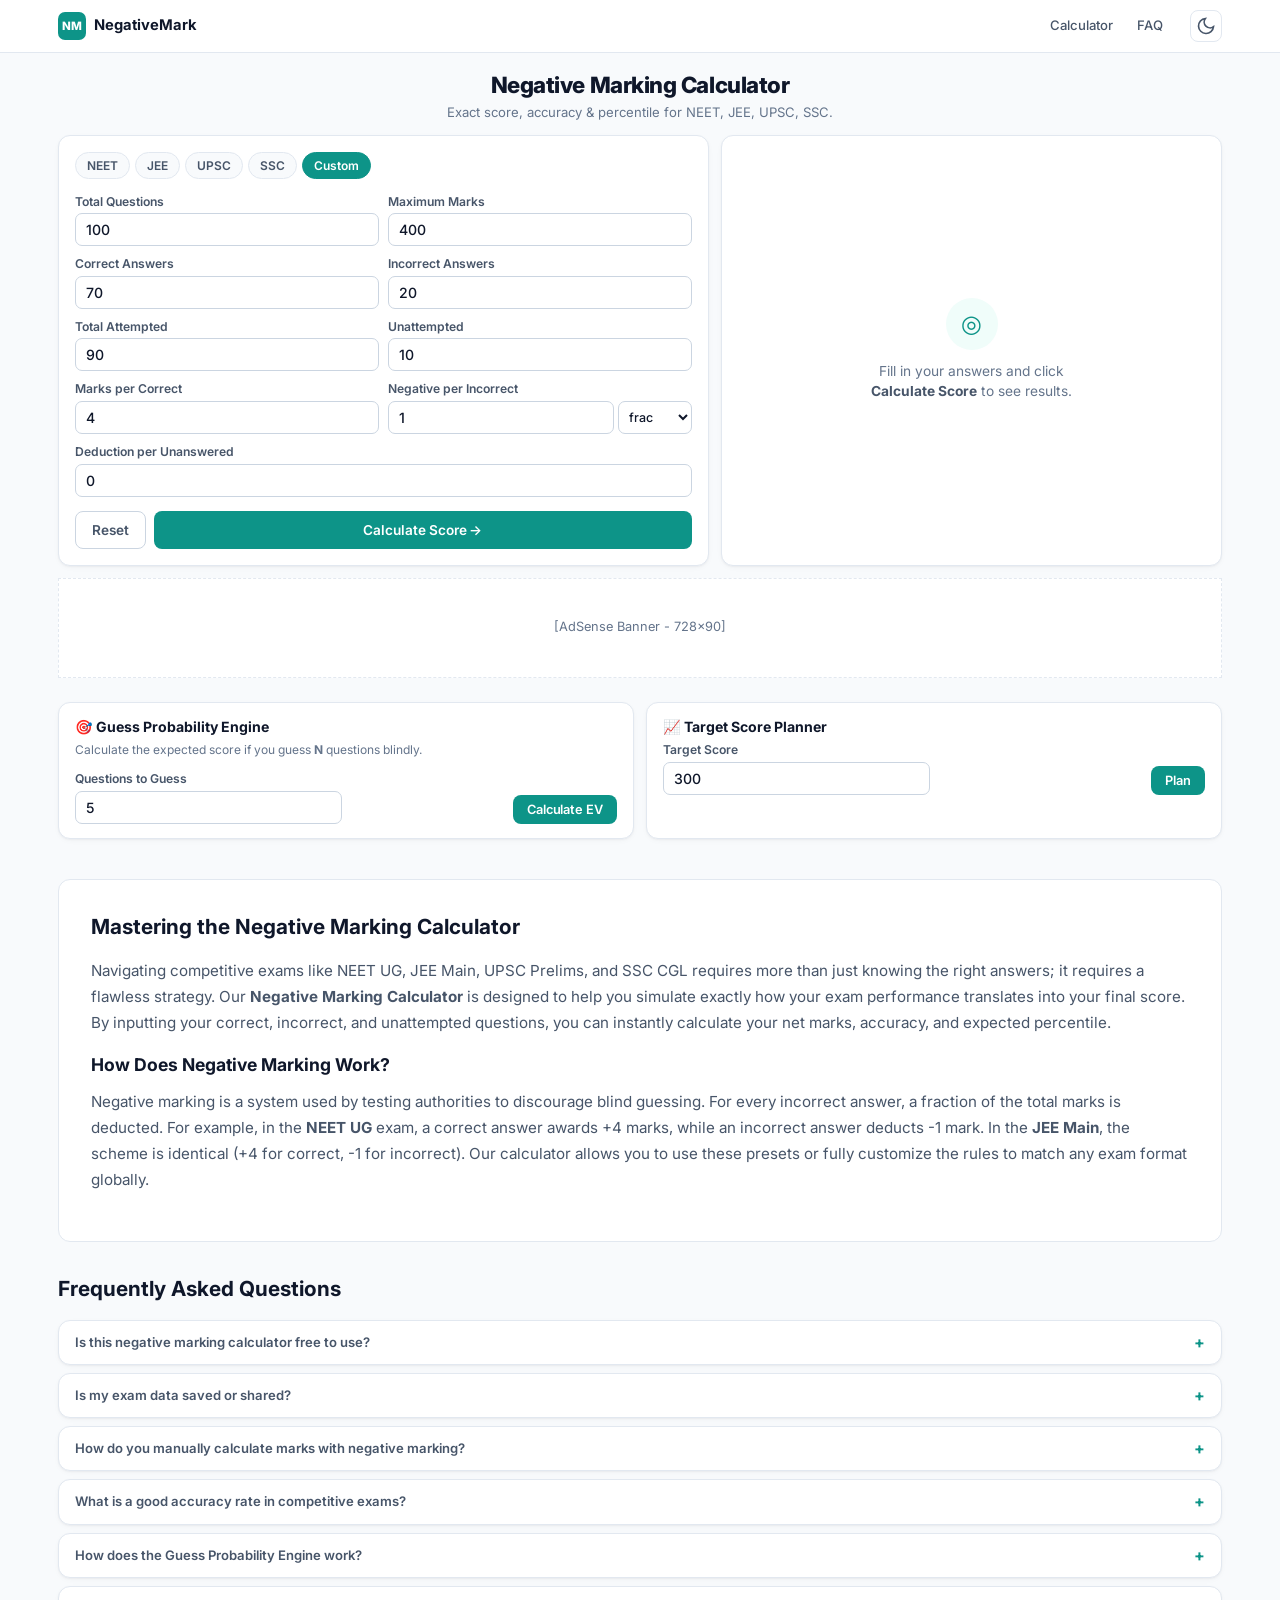
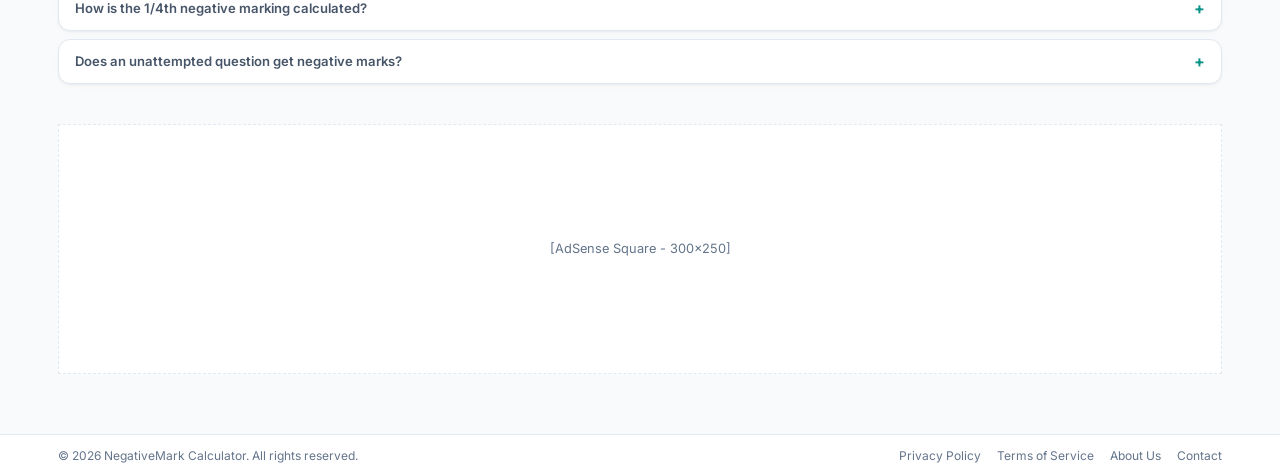
<file: index.html>
<!DOCTYPE html>
<html lang="en">
<head>
  <meta charset="UTF-8" />
  <meta name="viewport" content="width=device-width, initial-scale=1.0" />
  
  <!-- Primary SEO Meta Tags -->
  <title>Negative Marking Calculator 2026 | NEET, JEE, UPSC Score & Rank Predictor</title>
  <meta name="description" content="Free negative marking calculator for NEET, JEE, UPSC, SSC. Calculate your exact score, accuracy, expected guess score, and percentile. Master your exam strategy." />
  <link rel="canonical" href="https://yourdomain.com/" />
  
  <!-- Open Graph / Facebook -->
  <meta property="og:type" content="website" />
  <meta property="og:url" content="https://yourdomain.com/" />
  <meta property="og:title" content="Negative Marking Calculator 2026 | NEET, JEE, UPSC" />
  <meta property="og:description" content="Calculate your exact exam score with negative marking. Features guess probability and percentile estimation." />
  <meta property="og:image" content="https://yourdomain.com/og-image.jpg" />

  <!-- Twitter -->
  <meta property="twitter:card" content="summary_large_image" />
  <meta property="twitter:url" content="https://yourdomain.com/" />
  <meta property="twitter:title" content="Negative Marking Calculator 2026 | NEET, JEE, UPSC" />
  <meta property="twitter:description" content="Calculate your exact exam score with negative marking. Features guess probability and percentile estimation." />
  <meta property="twitter:image" content="https://yourdomain.com/og-image.jpg" />

  <!-- Prevent Dark Mode Flash -->
  <script>
    (function() {
      const savedTheme = localStorage.getItem('theme');
      const systemPrefersDark = window.matchMedia('(prefers-color-scheme: dark)').matches;
      if (savedTheme === 'dark' || (!savedTheme && systemPrefersDark)) {
        document.documentElement.setAttribute('data-theme', 'dark');
      } else {
        document.documentElement.setAttribute('data-theme', 'light');
      }
    })();
  </script>

  <!-- Fonts & CSS -->
  <link rel="preconnect" href="https://fonts.googleapis.com">
  <link rel="preconnect" href="https://fonts.gstatic.com" crossorigin>
  <link href="https://fonts.googleapis.com/css2?family=Inter:wght@400;500;600;700;800&display=swap" rel="stylesheet">
  <link rel="stylesheet" href="styles.css" />

  <!-- Schema Markup (WebApplication) -->
  <script type="application/ld+json">
  {
    "@context": "https://schema.org",
    "@type": "WebApplication",
    "name": "Negative Marking Calculator 2026",
    "url": "https://yourdomain.com/",
    "applicationCategory": "EducationalApplication",
    "operatingSystem": "Any",
    "offers": { "@type": "Offer", "price": "0", "priceCurrency": "USD" },
    "description": "Calculate net scores with negative marking for NEET, JEE, UPSC, and SSC. Features guess probability and percentile estimation."
  }
  </script>

  <!-- Schema Markup (FAQPage) -->
  <script type="application/ld+json">
  {
    "@context": "https://schema.org",
    "@type": "FAQPage",
    "mainEntity": [
      {
        "@type": "Question",
        "name": "Is this negative marking calculator free to use?",
        "acceptedAnswer": { "@type": "Answer", "text": "Yes, our negative marking calculator is 100% free. There is no signup, login, or hidden fee required. You can use it unlimited times for all your mock tests and exams." }
      },
      {
        "@type": "Question",
        "name": "Is my exam data saved or shared?",
        "acceptedAnswer": { "@type": "Answer", "text": "Your privacy is completely protected. All calculations happen instantly in your browser. We do not send your scores to any server. Your inputs are only saved locally on your own device (via browser local storage) so you don't lose your data on refresh." }
      },
      {
        "@type": "Question",
        "name": "How do you manually calculate marks with negative marking?",
        "acceptedAnswer": { "@type": "Answer", "text": "The formula is: Final Score = (Correct Answers × Marks per Correct) - (Incorrect Answers × Negative Marks per Incorrect). For example, in NEET (+4/-1), if you get 80 correct and 20 wrong: (80 × 4) - (20 × 1) = 320 - 20 = 300 marks." }
      },
      {
        "@type": "Question",
        "name": "What is a good accuracy rate in competitive exams?",
        "acceptedAnswer": { "@type": "Answer", "text": "In highly competitive exams like NEET or JEE, an accuracy rate above 85% to 90% is generally considered excellent and safe for top ranks. If your accuracy is below 70%, attempting too many questions might pull your score down due to negative marking." }
      },
      {
        "@type": "Question",
        "name": "How does the Guess Probability Engine work?",
        "acceptedAnswer": { "@type": "Answer", "text": "Our tool uses Expected Value (EV) math. Assuming 4 options per question, blind guessing gives a 25% chance of a correct answer (+1 mark) and a 75% chance of a wrong answer (-0.25 marks). If the EV is negative, it mathematically advises you to leave the question blank." }
      },
      {
        "@type": "Question",
        "name": "How is the 1/4th negative marking calculated?",
        "acceptedAnswer": { "@type": "Answer", "text": "1/4th negative marking means that 25% of the question's total marks will be deducted for a wrong answer. If a correct answer gives you +4 marks, a wrong answer will deduct -1 mark (which is 1/4th of 4). You can select '1/4' from the fraction dropdown in the calculator." }
      },
      {
        "@type": "Question",
        "name": "Does an unattempted question get negative marks?",
        "acceptedAnswer": { "@type": "Answer", "text": "In 99% of competitive exams (including NEET, JEE, and UPSC), unattempted questions are not penalized. They simply earn 0 marks. However, if your specific exam penalizes unattempted questions, you can set the 'Deduction per Unanswered' field to a negative value." }
      }
    ]
  }
  </script>
</head>
<body>

  <!-- HEADER -->
  <header class="site-header">
    <div class="container header-inner">
      <a href="/" class="brand">
        <span class="brand-mark">NM</span>
        <span>NegativeMark</span>
      </a>
      <div class="nav-wrap">
        <nav class="site-nav">
          <a href="#calculator">Calculator</a>
          <a href="#faq">FAQ</a>
        </nav>
        <button id="themeToggle" class="theme-toggle" aria-label="Toggle Dark Mode">
          <svg class="sun-icon" width="20" height="20" viewBox="0 0 24 24" fill="none" stroke="currentColor" stroke-width="2"><circle cx="12" cy="12" r="5"/><path d="M12 1v2M12 21v2M4.22 4.22l1.42 1.42M18.36 18.36l1.42 1.42M1 12h2M21 12h2M4.22 19.78l1.42-1.42M18.36 5.64l1.42-1.42"/></svg>
          <svg class="moon-icon" width="20" height="20" viewBox="0 0 24 24" fill="none" stroke="currentColor" stroke-width="2"><path d="M21 12.79A9 9 0 1 1 11.21 3 7 7 0 0 0 21 12.79z"/></svg>
        </button>
      </div>
    </div>
  </header>

  <main>
    <!-- PAGE HEAD -->
    <div class="page-head">
      <div class="container">
        <h1>Negative Marking Calculator</h1>
        <p>Exact score, accuracy & percentile for NEET, JEE, UPSC, SSC.</p>
      </div>
    </div>

    <!-- CALCULATOR SECTION -->
    <section id="calculator" class="app-section">
      <div class="container">
        
        <!-- APP GRID (Form + Results) -->
        <div class="app-grid">
          
          <!-- INPUT FORM -->
          <form id="calcForm" class="calc-card" novalidate>
            <div class="preset-bar">
              <button type="button" class="preset" data-preset="neet">NEET</button>
              <button type="button" class="preset" data-preset="jee">JEE</button>
              <button type="button" class="preset" data-preset="upsc">UPSC</button>
              <button type="button" class="preset" data-preset="ssc">SSC</button>
              <button type="button" class="preset is-active" data-preset="custom">Custom</button>
            </div>

            <div class="calc-grid">
              <div class="field">
                <label for="total">Total Questions</label>
                <input type="number" id="total" min="0" step="1" value="100" inputmode="numeric" />
              </div>
              <div class="field">
                <label for="maxMarks">Maximum Marks</label>
                <input type="number" id="maxMarks" min="0" step="0.01" value="400" inputmode="decimal" />
              </div>
              <div class="field">
                <label for="correct">Correct Answers</label>
                <input type="number" id="correct" min="0" step="1" value="70" inputmode="numeric" />
              </div>
              <div class="field">
                <label for="incorrect">Incorrect Answers</label>
                <input type="number" id="incorrect" min="0" step="1" value="20" inputmode="numeric" />
              </div>
              <div class="field">
                <label for="attempted">Total Attempted</label>
                <input type="number" id="attempted" min="0" step="1" value="90" inputmode="numeric" />
              </div>
              <div class="field">
                <label for="unattempted">Unattempted</label>
                <input type="number" id="unattempted" min="0" step="1" value="10" inputmode="numeric" />
              </div>
              <div class="field">
                <label for="correctMarks">Marks per Correct</label>
                <input type="number" id="correctMarks" min="0" step="0.01" value="4" inputmode="decimal" />
              </div>
              <div class="field">
                <label for="negativeMarks">Negative per Incorrect</label>
                <div class="with-select">
                  <input type="number" id="negativeMarks" min="0" step="0.0001" value="1" inputmode="decimal" />
                  <select id="fractionSelect" aria-label="Fraction shortcut">
                    <option value="">frac</option>
                    <option value="1/2">1/2</option>
                    <option value="1/3">1/3</option>
                    <option value="1/4">1/4</option>
                    <option value="1/5">1/5</option>
                  </select>
                </div>
              </div>
              <div class="field field-full">
                <label for="unansweredDeduction">Deduction per Unanswered</label>
                <input type="number" id="unansweredDeduction" min="0" step="0.01" value="0" inputmode="decimal" />
              </div>
            </div>

            <div id="error" class="error-banner" role="alert" hidden></div>

            <div class="calc-footer">
              <button type="button" id="resetBtn" class="btn btn-ghost">Reset</button>
              <button type="submit" id="calcBtn" class="btn btn-primary">Calculate Score →</button>
            </div>
          </form>

          <!-- RESULTS PANEL -->
          <aside id="resultsPanel" class="results-card" aria-live="polite">
            <div class="results-empty" id="resultsEmpty">
              <div class="empty-icon">◎</div>
              <p>Fill in your answers and click <strong>Calculate Score</strong> to see results.</p>
            </div>

            <div class="results-data" id="resultsData" hidden>
              <div class="stale" id="staleNotice" hidden>Inputs changed — click Calculate to refresh.</div>

              <div class="score-block">
                <span class="score-label">Final Score</span>
                <div class="score-line">
                  <span class="score-num" id="finalScore">0</span>
                  <span class="score-of">/ <span id="maxScoreOut">0</span></span>
                </div>
                <span class="score-pct" id="scorePct">0%</span>
              </div>

              <div class="metrics-row">
                <div class="metric">
                  <span class="metric-label">Accuracy</span>
                  <span class="metric-value" id="accuracy">N/A</span>
                </div>
                <div class="metric">
                  <span class="metric-label">Attempt Rate</span>
                  <span class="metric-value" id="attemptRate">0%</span>
                </div>
                <div class="metric">
                  <span class="metric-label">Net / Attempt</span>
                  <span class="metric-value" id="netPerAttempt">0</span>
                </div>
                <div class="metric">
                  <span class="metric-label">Expected %ile</span>
                  <span class="metric-value" id="percentileEst">N/A</span>
                </div>
              </div>

              <div class="dist-bar">
                <div class="bar-seg bar-c" id="barCorrect"></div>
                <div class="bar-seg bar-i" id="barIncorrect"></div>
                <div class="bar-seg bar-u" id="barUnattempted"></div>
              </div>
              <div class="dist-legend">
                <span><i class="dot dc"></i><span id="legendCorrect">0</span> Correct</span>
                <span><i class="dot di"></i><span id="legendIncorrect">0</span> Incorrect</span>
                <span><i class="dot du"></i><span id="legendUnattempted">0</span> Unattempted</span>
              </div>

              <div class="results-actions">
                <button type="button" id="copyBtn" class="icon-btn" title="Copy Results">
                  <svg width="16" height="16" viewBox="0 0 24 24" fill="none" stroke="currentColor" stroke-width="2"><rect x="9" y="9" width="13" height="13" rx="2"/><path d="M5 15H4a2 2 0 0 1-2-2V4a2 2 0 0 1 2-2h9a2 2 0 0 1 2 2v1"/></svg>
                </button>
                <button type="button" id="shareLinkBtn" class="icon-btn" title="Copy Share Link">
                  <svg width="16" height="16" viewBox="0 0 24 24" fill="none" stroke="currentColor" stroke-width="2"><path d="M10 13a5 5 0 0 0 7.54.54l3-3a5 5 0 0 0-7.07-7.07l-1.72 1.71"/><path d="M14 11a5 5 0 0 0-7.54-.54l-3 3a5 5 0 0 0 7.07 7.07l1.71-1.71"/></svg>
                </button>
                <button type="button" id="printBtn" class="icon-btn" title="Print / Save PDF">
                  <svg width="16" height="16" viewBox="0 0 24 24" fill="none" stroke="currentColor" stroke-width="2"><path d="M6 9V2h12v7M6 18H4a2 2 0 0 1-2-2v-5a2 2 0 0 1 2-2h16a2 2 0 0 1 2 2v5a2 2 0 0 1-2 2h-2"/><rect x="6" y="14" width="12" height="8"/></svg>
                </button>
              </div>
            </div>
          </aside>
        </div>

        <!-- ADSENSE SAFE ZONE 1 -->
        <div class="adsense-zone" style="margin-bottom: 24px; text-align: center; min-height: 100px; background: var(--surface); border: 1px dashed var(--line); display: grid; place-items: center; color: var(--ink-3); font-size: 0.8rem;">
          <!-- PASTE YOUR GOOGLE ADSENSE RESPONSIVE BANNER (728x90) SCRIPT HERE -->
          [AdSense Banner - 728x90]
        </div>

        <!-- STRATEGY TOOLS -->
        <div class="tools-grid" id="strategy">
          <section class="tool-card">
            <h3>🎯 Guess Probability Engine</h3>
            <p style="font-size:0.75rem; color:var(--ink-3); margin-bottom:12px;">Calculate the expected score if you guess <strong>N</strong> questions blindly.</p>
            <div class="tool-grid">
              <div class="field">
                <label for="guessQ">Questions to Guess</label>
                <input type="number" id="guessQ" min="0" step="1" value="5" />
              </div>
              <div class="field field-btn">
                <button type="button" id="guessBtn" class="btn btn-primary btn-sm">Calculate EV</button>
              </div>
            </div>
            <div class="tool-result" id="guessResult" hidden></div>
          </section>

          <section class="tool-card">
            <h3>📈 Target Score Planner</h3>
            <div class="tool-grid">
              <div class="field">
                <label for="targetScore">Target Score</label>
                <input type="number" id="targetScore" min="0" step="0.5" value="300" />
              </div>
              <div class="field field-btn">
                <button type="button" id="targetBtn" class="btn btn-primary btn-sm">Plan</button>
              </div>
            </div>
            <div class="tool-result" id="targetResult" hidden></div>
          </section>
        </div>

        <!-- SEO ARTICLE CONTENT -->
        <article class="seo-content" style="margin-top: 40px; background: var(--surface); padding: 32px; border-radius: var(--radius); border: 1px solid var(--line);">
          <h2 style="font-size: 1.3rem; margin-bottom: 16px; color: var(--ink);">Mastering the Negative Marking Calculator</h2>
          <p style="color: var(--ink-2); line-height: 1.7; margin-bottom: 16px; font-size: 0.95rem;">
            Navigating competitive exams like NEET UG, JEE Main, UPSC Prelims, and SSC CGL requires more than just knowing the right answers; it requires a flawless strategy. Our <strong>Negative Marking Calculator</strong> is designed to help you simulate exactly how your exam performance translates into your final score. By inputting your correct, incorrect, and unattempted questions, you can instantly calculate your net marks, accuracy, and expected percentile.
          </p>
          <h3 style="font-size: 1.1rem; margin-bottom: 12px; color: var(--ink);">How Does Negative Marking Work?</h3>
          <p style="color: var(--ink-2); line-height: 1.7; margin-bottom: 16px; font-size: 0.95rem;">
            Negative marking is a system used by testing authorities to discourage blind guessing. For every incorrect answer, a fraction of the total marks is deducted. For example, in the <strong>NEET UG</strong> exam, a correct answer awards +4 marks, while an incorrect answer deducts -1 mark. In the <strong>JEE Main</strong>, the scheme is identical (+4 for correct, -1 for incorrect). Our calculator allows you to use these presets or fully customize the rules to match any exam format globally.
          </p>
        </article>

        <!-- FAQ SECTION -->
        <section id="faq" style="margin-top: 32px; margin-bottom: 40px;">
          <h2 style="font-size: 1.3rem; margin-bottom: 16px; color: var(--ink);">Frequently Asked Questions</h2>
          
          <details class="faq-mini">
            <summary>Is this negative marking calculator free to use?</summary>
            <div class="faq-body">
              <p>Yes, our negative marking calculator is <strong>100% free</strong>. There is no signup, login, or hidden fee required. You can use it unlimited times for all your mock tests and exams.</p>
            </div>
          </details>

          <details class="faq-mini" style="margin-top: 8px;">
            <summary>Is my exam data saved or shared?</summary>
            <div class="faq-body">
              <p>Your privacy is completely protected. All calculations happen instantly in your browser. We do not send your scores to any server. Your inputs are only saved locally on your own device (via browser local storage) so you don't lose your data on refresh.</p>
            </div>
          </details>

          <details class="faq-mini" style="margin-top: 8px;">
            <summary>How do you manually calculate marks with negative marking?</summary>
            <div class="faq-body">
              <p>The formula is: <strong>Final Score = (Correct Answers × Marks per Correct) - (Incorrect Answers × Negative Marks per Incorrect)</strong>. For example, in NEET (+4/-1), if you get 80 correct and 20 wrong: (80 × 4) - (20 × 1) = 320 - 20 = <strong>300 marks</strong>.</p>
            </div>
          </details>

          <details class="faq-mini" style="margin-top: 8px;">
            <summary>What is a good accuracy rate in competitive exams?</summary>
            <div class="faq-body">
              <p>In highly competitive exams like NEET or JEE, an accuracy rate above <strong>85% to 90%</strong> is generally considered excellent and safe for top ranks. If your accuracy is below 70%, attempting too many questions might pull your score down due to negative marking.</p>
            </div>
          </details>

          <details class="faq-mini" style="margin-top: 8px;">
            <summary>How does the Guess Probability Engine work?</summary>
            <div class="faq-body">
              <p>Our tool uses Expected Value (EV) math. Assuming 4 options per question, blind guessing gives a 25% chance of a correct answer and a 75% chance of a wrong answer. If the penalty for being wrong outweighs the probability of being right, the engine mathematically advises you to leave the question blank.</p>
            </div>
          </details>

          <details class="faq-mini" style="margin-top: 8px;">
            <summary>How is the 1/4th negative marking calculated?</summary>
            <div class="faq-body">
              <p>1/4th negative marking means that 25% of the question's total marks will be deducted for a wrong answer. If a correct answer gives you +4 marks, a wrong answer will deduct -1 mark (which is 1/4th of 4). You can select "1/4" from the fraction dropdown in the calculator.</p>
            </div>
          </details>

          <details class="faq-mini" style="margin-top: 8px;">
            <summary>Does an unattempted question get negative marks?</summary>
            <div class="faq-body">
              <p>In 99% of competitive exams (including NEET, JEE, and UPSC), unattempted questions are <strong>not penalized</strong>. They simply earn 0 marks. However, if your specific exam penalizes unattempted questions, you can set the "Deduction per Unanswered" field to a negative value.</p>
            </div>
          </details>
        </section>
        
        <!-- ADSENSE SAFE ZONE 2 -->
        <div class="adsense-zone" style="margin-bottom: 40px; text-align: center; min-height: 250px; background: var(--surface); border: 1px dashed var(--line); display: grid; place-items: center; color: var(--ink-3); font-size: 0.8rem;">
          <!-- PASTE YOUR GOOGLE ADSENSE SQUARE (300x250) SCRIPT HERE -->
          [AdSense Square - 300x250]
        </div>

      </div>
    </section>
  </main>

  <!-- FOOTER -->
  <footer class="site-footer">
    <div class="container" style="display: flex; justify-content: space-between; align-items: center; flex-wrap: wrap; gap: 16px;">
      <p>© 2026 NegativeMark Calculator. All rights reserved.</p>
      <nav style="display: flex; gap: 16px;">
        <a href="/privacy.html" style="color: var(--ink-3); text-decoration: none;">Privacy Policy</a>
        <a href="/terms.html" style="color: var(--ink-3); text-decoration: none;">Terms of Service</a>
        <a href="/about.html" style="color: var(--ink-3); text-decoration: none;">About Us</a>
        <a href="/contact.html" style="color: var(--ink-3); text-decoration: none;">Contact</a>
      </nav>
    </div>
  </footer>

  <script src="script.js"></script>
</body>
</html>
</file>
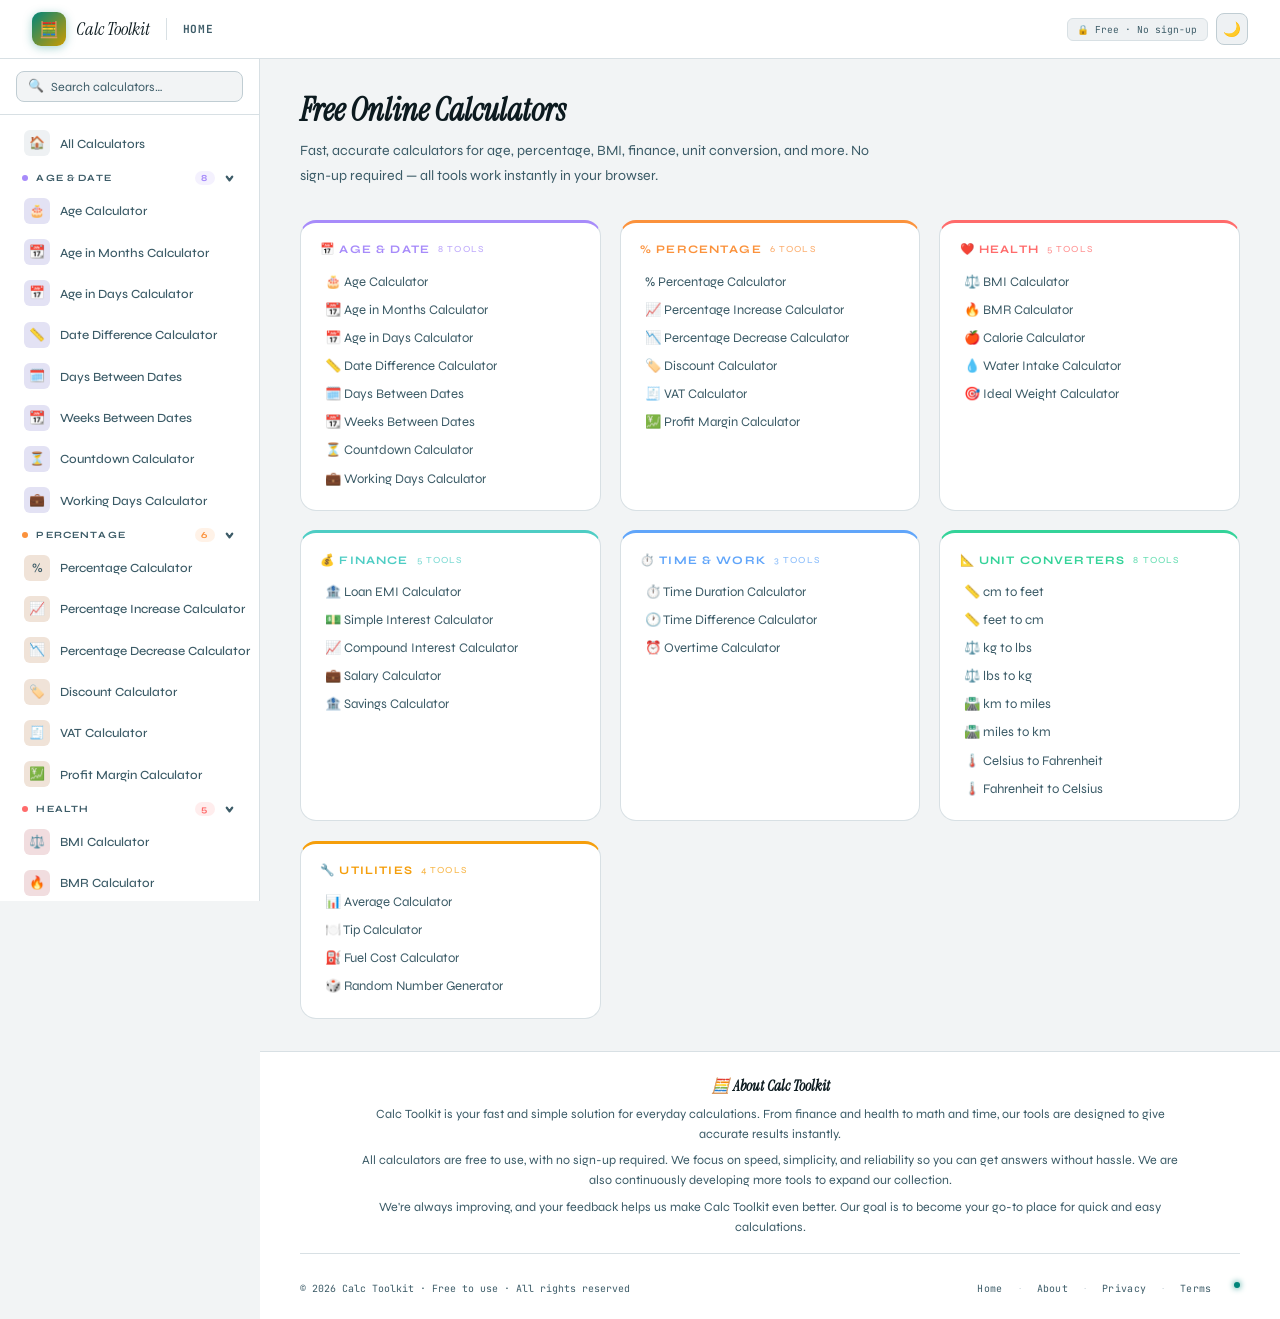
<file: Calculator/index.html>
<!DOCTYPE html>
<html lang="en" data-theme="light">
<head>
<meta charset="UTF-8"/>
<meta name="viewport" content="width=device-width,initial-scale=1.0"/>
<!-- Dynamic meta tags updated by JS on page switch -->
<title id="page-title">Free Online Calculators — Calc Toolkit</title>
<meta name="description" id="page-desc" content="Free online calculators for age, percentage, BMI, finance, unit conversion, and more. Fast, accurate, no sign-up required."/>
<meta name="robots" content="index, follow"/>
<link rel="canonical" id="page-canonical" href="https://calculatortoolkit.com/"/>
<meta property="og:title" id="og-title" content="Free Online Calculators — Calc Toolkit"/>
<meta property="og:description" id="og-desc" content="Free online calculators. Fast, accurate, no sign-up."/>
<meta property="og:type" content="website"/>
<meta property="og:url" id="og-url" content="https://calculatortoolkit.com/"/>
<meta name="twitter:card" content="summary"/>
<meta name="twitter:title" id="tw-title" content="Free Online Calculators — Calc Toolkit"/>
<meta name="twitter:description" id="tw-desc" content="Free online calculators. Fast, accurate, no sign-up."/>
<link rel="icon" href="data:image/svg+xml,%3Csvg xmlns='http://www.w3.org/2000/svg' viewBox='0 0 100 100'%3E%3Ctext y='.9em' font-size='90'%3E🧮%3C/text%3E%3C/svg%3E"/>
<link rel="preconnect" href="https://fonts.googleapis.com"/>
<link href="https://fonts.googleapis.com/css2?family=Syne:wght@400;500;600;700;800&family=JetBrains+Mono:wght@400;500;700&family=Instrument+Serif:ital@0;1&display=swap" rel="stylesheet"/>
<script type="application/ld+json" id="page-schema">{}</script>
<style>
/* ═══ TOKENS ═══════════════════════════════════════════════════════ */
[data-theme="dark"]{--bg:#0C0E0F;--surface:#161A1C;--surface2:#1D2224;--border:#252C2F;--border2:#2F393D;--text:#E8EDF0;--text-soft:#8FA5AE;--text-mute:#445861;--accent:#4ECDC4;--accent2:#FFE66D;--shadow:0 8px 40px rgba(0,0,0,.5)}
[data-theme="light"]{--bg:#F2F4F5;--surface:#FFFFFF;--surface2:#EEF1F3;--border:#D8E0E4;--border2:#C0CDD3;--text:#0C1A1F;--text-soft:#3A5A66;--text-mute:#3D5C68;--accent:#00857A;--accent2:#CC9C00;--shadow:0 8px 40px rgba(0,0,0,.08)}
:root{
  --cat-age:#A78BFA;--cat-pct:#FB923C;--cat-health:#FF6B6B;
  --cat-finance:#4ECDC4;--cat-time:#60A5FA;--cat-unit:#34D399;--cat-util:#F59E0B;
  --radius:16px;--radius-sm:10px;
  --ff-display:'Instrument Serif',Georgia,serif;
  --ff-body:'Syne',sans-serif;
  --ff-mono:'JetBrains Mono',monospace;
  --ease:cubic-bezier(.4,0,.2,1)
}
*,*::before,*::after{box-sizing:border-box;margin:0;padding:0}
html{scroll-behavior:smooth}
body{font-family:var(--ff-body);background:var(--bg);color:var(--text);min-height:100vh;overflow-x:hidden;transition:background .3s,color .3s;font-size:15px}
:focus-visible{outline:2px solid var(--accent);outline-offset:2px}

/* ═══ LAYOUT ══════════════════════════════════════════════════════ */
.site-header{position:sticky;top:0;z-index:100;background:var(--surface);border-bottom:1px solid var(--border);backdrop-filter:blur(20px)}
.header-inner{display:flex;align-items:center;padding:0 2rem;height:58px;gap:1rem}
.logo{display:flex;align-items:center;gap:.6rem;text-decoration:none;flex-shrink:0}
.logo-mark{width:34px;height:34px;border-radius:9px;background:linear-gradient(135deg,var(--accent),var(--accent2));display:grid;place-items:center;font-size:1rem;box-shadow:0 2px 10px color-mix(in srgb,var(--accent) 35%,transparent)}
.logo-text{font-family:var(--ff-display);font-size:1.1rem;font-style:italic;color:var(--text)}
.header-sep{width:1px;height:22px;background:var(--border);flex-shrink:0}
.breadcrumb{display:flex;align-items:center;gap:.3rem;flex:1;min-width:0;overflow:hidden}
.bc-home{font-family:var(--ff-mono);font-size:.7rem;font-weight:700;text-transform:uppercase;letter-spacing:.08em;color:var(--text-mute);background:none;border:none;cursor:pointer;transition:color .15s;flex-shrink:0;padding:.1rem 0}
.bc-home:hover{color:var(--accent)}
.bc-sep{color:var(--border2);font-size:.85rem;user-select:none;flex-shrink:0}
.bc-cat{font-family:var(--ff-mono);font-size:.68rem;font-weight:700;text-transform:uppercase;letter-spacing:.07em;cursor:pointer;background:none;border:none;padding:.1rem 0;transition:opacity .15s;flex-shrink:0}
.bc-cat:hover{opacity:.7}
.bc-page{font-family:var(--ff-display);font-size:.95rem;font-style:italic;color:var(--text);white-space:nowrap;overflow:hidden;text-overflow:ellipsis}
.header-actions{display:flex;align-items:center;gap:.5rem;flex-shrink:0;margin-left:auto}
.badge{font-family:var(--ff-mono);font-size:.6rem;color:var(--text-mute);background:var(--surface2);border:1px solid var(--border);border-radius:6px;padding:.25rem .6rem;white-space:nowrap}
.theme-btn{width:32px;height:32px;border-radius:8px;border:1.5px solid var(--border2);background:var(--surface2);color:var(--text-soft);cursor:pointer;font-size:.9rem;display:grid;place-items:center;transition:all .2s}
.theme-btn:hover{border-color:var(--accent);color:var(--accent)}
.menu-btn{display:none;width:32px;height:32px;border-radius:8px;border:1.5px solid var(--border2);background:var(--surface2);color:var(--text);font-size:1rem;cursor:pointer;place-items:center}

/* ═══ MAIN LAYOUT ══════════════════════════════════════════════════ */
.app{display:grid;grid-template-columns:260px 1fr;min-height:calc(100vh - 58px)}

/* ═══ SIDEBAR ═══════════════════════════════════════════════════════ */
.sidebar{background:var(--surface);border-right:1px solid var(--border);position:sticky;top:58px;height:calc(100vh - 58px);overflow-y:auto;scrollbar-width:thin;scrollbar-color:var(--border2) transparent;display:flex;flex-direction:column}
.sb-search{padding:.75rem 1rem;border-bottom:1px solid var(--border)}
.sb-search-wrap{display:flex;align-items:center;gap:.4rem;background:var(--bg);border:1.5px solid var(--border2);border-radius:8px;padding:.4rem .7rem;transition:border-color .2s}
.sb-search-wrap:focus-within{border-color:var(--accent)}
.sb-search-wrap input{background:none;border:none;outline:none;font-family:var(--ff-body);font-size:.78rem;color:var(--text);width:100%}
.sb-search-wrap input::placeholder{color:var(--text-mute)}
.sb-nav{flex:1;padding:.5rem 0 1.5rem}
.sb-cat-header{display:flex;align-items:center;gap:.5rem;padding:.45rem 1rem .3rem;font-size:.6rem;font-weight:700;letter-spacing:.12em;text-transform:uppercase;color:var(--text-mute);cursor:pointer;user-select:none;border-radius:6px;margin:0 .4rem;transition:background .15s}
.sb-cat-header:hover{background:var(--surface2)}
.sb-cat-dot{width:6px;height:6px;border-radius:50%;background:var(--cat-color,var(--accent));flex-shrink:0}
.sb-cat-count{margin-left:auto;font-size:.58rem;background:color-mix(in srgb,var(--cat-color,var(--accent)) 12%,transparent);color:var(--cat-color,var(--accent));padding:1px 6px;border-radius:20px;font-weight:700}
.sb-cat-arrow{display:flex;align-items:center;justify-content:center;width:14px;height:14px;flex-shrink:0;transition:transform .22s var(--ease);color:var(--text-mute)}
.sb-cat-arrow svg{width:9px;height:9px;stroke:currentColor;stroke-width:2.5;stroke-linecap:round;stroke-linejoin:round;fill:none}
.sb-group.collapsed .sb-cat-arrow{transform:rotate(-90deg)}
.sb-tools{overflow:hidden;transition:max-height .28s var(--ease),opacity .22s ease;max-height:800px;opacity:1}
.sb-group.collapsed .sb-tools{max-height:0;opacity:0}
.sb-btn{display:flex;align-items:center;gap:.6rem;width:100%;padding:.48rem 1rem .48rem 1.4rem;background:none;border:none;font-family:var(--ff-body);font-size:.78rem;font-weight:500;color:var(--text-soft);cursor:pointer;text-align:left;transition:all .15s var(--ease);border-left:2px solid transparent;white-space:nowrap;overflow:hidden;text-overflow:ellipsis}
.sb-btn:hover{background:var(--surface2);color:var(--text)}
.sb-btn.active{background:color-mix(in srgb,var(--nav-c,var(--accent)) 10%,transparent);color:var(--nav-c,var(--accent));border-left-color:var(--nav-c,var(--accent))}
.sb-icon{width:26px;height:26px;border-radius:6px;background:color-mix(in srgb,var(--nav-c,var(--accent)) 15%,var(--surface2));display:grid;place-items:center;font-size:.8rem;flex-shrink:0;transition:transform .15s}
.sb-btn:hover .sb-icon,.sb-btn.active .sb-icon{transform:scale(1.1)}

/* ═══ MAIN CONTENT ══════════════════════════════════════════════════ */
.main{min-width:0;display:flex;flex-direction:column}
.content{flex:1;padding:2rem 2.5rem}
.page{display:none}
.page.active{display:block;animation:fadeSlide .22s var(--ease) both}

/* ═══ HOME PAGE ═════════════════════════════════════════════════════ */
.home-hero{margin-bottom:2rem}
.home-hero h1{font-family:var(--ff-display);font-size:2rem;font-style:italic;line-height:1.2;margin-bottom:.6rem}
.home-hero p{font-size:.88rem;color:var(--text-soft);line-height:1.75;max-width:580px}
.home-cats-grid{display:grid;grid-template-columns:repeat(auto-fill,minmax(280px,1fr));gap:1.2rem}
.cat-block{background:var(--surface);border:1px solid var(--border);border-radius:var(--radius);border-top:3px solid var(--cc,var(--accent));padding:1.2rem;cursor:default}
.cat-block-title{font-size:.72rem;font-weight:700;letter-spacing:.1em;text-transform:uppercase;color:var(--cc,var(--accent));margin-bottom:.8rem;display:flex;align-items:center;gap:.5rem}
.cat-block-links{display:flex;flex-direction:column;gap:.2rem}
.cat-link{font-size:.82rem;color:var(--text-soft);background:none;border:none;cursor:pointer;text-align:left;padding:.28rem .3rem;border-radius:6px;transition:all .15s;font-family:var(--ff-body)}
.cat-link:hover{color:var(--cc,var(--accent));background:color-mix(in srgb,var(--cc,var(--accent)) 6%,var(--bg))}

/* ═══ CALCULATOR PAGE ════════════════════════════════════════════════ */
.calc-page{max-width:820px}
.calc-hero{margin-bottom:1.5rem}
.calc-hero h1{font-family:var(--ff-display);font-size:1.6rem;font-style:italic;line-height:1.2;margin-bottom:.5rem}
.calc-hero .desc{font-size:.85rem;color:var(--text-soft);line-height:1.75;max-width:620px}
.calc-hero .meta-tags{display:flex;flex-wrap:wrap;gap:.35rem;margin-top:.75rem}
.meta-tag{font-family:var(--ff-mono);font-size:.6rem;font-weight:700;padding:.2rem .55rem;border-radius:5px;background:color-mix(in srgb,var(--pc,var(--accent)) 10%,var(--surface2));color:var(--pc,var(--accent));border:1px solid color-mix(in srgb,var(--pc,var(--accent)) 20%,transparent)}

/* CARD */
.card{background:var(--surface);border:1px solid var(--border);border-radius:var(--radius);box-shadow:var(--shadow);overflow:hidden}
.card-stripe{height:3px;background:var(--pc,var(--accent))}
.card-head{padding:1.25rem 1.5rem 1rem;display:flex;align-items:flex-start;gap:.9rem;border-bottom:1px solid var(--border)}
.card-icon{width:42px;height:42px;border-radius:10px;background:color-mix(in srgb,var(--pc,var(--accent)) 15%,var(--surface2));border:1px solid color-mix(in srgb,var(--pc,var(--accent)) 25%,transparent);display:grid;place-items:center;font-size:1.2rem;flex-shrink:0}
.card-info h2{font-family:var(--ff-display);font-size:1.05rem;font-style:italic;color:var(--text)}
.card-info p{font-size:.72rem;color:var(--text-soft);margin-top:.18rem;line-height:1.5}
.card-body{padding:1.25rem 1.5rem 1.5rem;display:flex;flex-direction:column;gap:1rem}

/* FORM */
.field{display:flex;flex-direction:column;gap:.32rem}
.field label,.field .lbl{font-family:var(--ff-mono);font-size:.62rem;font-weight:700;letter-spacing:.1em;text-transform:uppercase;color:var(--text-mute)}
.field input,.field select,.field textarea{font-family:var(--ff-body);font-size:.88rem;color:var(--text);background:var(--bg);border:1.5px solid var(--border2);border-radius:var(--radius-sm);padding:.58rem .85rem;width:100%;outline:none;transition:border-color .18s,box-shadow .18s;appearance:none}
.field input:focus,.field select:focus,.field textarea:focus{border-color:var(--pc,var(--accent));box-shadow:0 0 0 3px color-mix(in srgb,var(--pc,var(--accent)) 15%,transparent)}
.field-row{display:grid;grid-template-columns:1fr 1fr;gap:.75rem}
.field-row.trio{grid-template-columns:1fr 1fr 1fr}
.hint{font-size:.7rem;color:var(--text-mute);font-style:italic}

/* PILL TOGGLE */
.pill-toggle{display:inline-flex;background:var(--bg);border:1.5px solid var(--border2);border-radius:8px;padding:2px;gap:2px}
.pill-btn{font-family:var(--ff-body);font-size:.73rem;font-weight:700;padding:.28rem .65rem;border:none;border-radius:6px;background:transparent;color:var(--text-mute);cursor:pointer;transition:all .15s var(--ease)}
.pill-btn.active{background:var(--pc,var(--accent));color:color-mix(in srgb,var(--pc,var(--accent)) 5%,#000)}

/* BUTTONS */
.btn-row{display:flex;gap:.45rem;flex-wrap:wrap}
.btn-primary{flex:1;font-family:var(--ff-body);font-size:.83rem;font-weight:700;padding:.65rem 1rem;border:none;border-radius:var(--radius-sm);background:var(--pc,var(--accent));color:color-mix(in srgb,var(--pc,var(--accent)) 5%,#000);cursor:pointer;min-width:100px;transition:opacity .15s,transform .15s}
.btn-primary:hover{opacity:.85;transform:translateY(-1px)}
.btn-primary:active{transform:scale(.97)}
.btn-secondary{font-family:var(--ff-body);font-size:.78rem;font-weight:600;padding:.65rem .9rem;border:1.5px solid var(--border2);border-radius:var(--radius-sm);background:transparent;color:var(--text-soft);cursor:pointer;transition:all .15s}
.btn-secondary:hover{border-color:var(--text-soft);color:var(--text);background:var(--surface2)}
.btn-icon{font-family:var(--ff-body);font-size:.75rem;font-weight:700;padding:.58rem .75rem;border:1.5px solid var(--border2);border-radius:var(--radius-sm);background:transparent;color:var(--text-soft);cursor:pointer;transition:all .15s}
.btn-icon:hover{background:var(--pc,var(--accent));border-color:var(--pc,var(--accent));color:#000}

/* RESULT */
.result{border-radius:var(--radius-sm);font-size:.86rem;line-height:1.65;display:none}
.result.show{display:block;animation:popIn .28s var(--ease) both}
.result--ok{background:var(--surface);border:1px solid var(--border);box-shadow:0 2px 12px rgba(0,0,0,.06);padding:1.1rem 1.3rem}
.result--error{background:rgba(255,100,100,.08);border:1.5px solid rgba(255,100,100,.25);color:#ff8080;padding:1rem 1.2rem}
.result-title{font-size:1.35rem;font-weight:600;color:var(--text);margin-bottom:.4rem;line-height:1.2}
.result-copy{float:right;font-family:var(--ff-mono);font-size:.62rem;font-weight:700;padding:.22rem .55rem;border:1.5px solid var(--border2);border-radius:5px;background:transparent;color:var(--text-mute);cursor:pointer;transition:all .15s;text-transform:uppercase;letter-spacing:.04em}
.result-copy:hover{border-color:var(--accent);color:var(--accent)}
.stat-grid{display:grid;grid-template-columns:repeat(auto-fit,minmax(100px,1fr));gap:.38rem;margin-top:.55rem}
.stat-cell{background:var(--surface2);border:1px solid var(--border);border-radius:8px;padding:.5rem .45rem;text-align:center}
.stat-n{font-family:var(--ff-mono);font-size:1.05rem;color:var(--pc,var(--accent));font-weight:700;line-height:1}
.stat-l{font-family:var(--ff-mono);font-size:.58rem;font-weight:700;text-transform:uppercase;letter-spacing:.07em;color:var(--text-mute);margin-top:.18rem}

/* ═══ SHARE BAR ══════════════════════════════════════════════════ */
.share-bar{margin-top:1rem;max-width:820px}
.share-bar-inner{display:flex;align-items:center;justify-content:space-between;flex-wrap:wrap;gap:.6rem;padding:.8rem 1.1rem;background:var(--surface);border:1px solid var(--border);border-radius:var(--radius-sm)}
.share-bar-left{display:flex;align-items:center;gap:.5rem}
.share-bar-icon{font-size:1rem}
.share-bar-text{font-family:var(--ff-mono);font-size:.72rem;font-weight:700;color:var(--text-soft);text-transform:uppercase;letter-spacing:.06em}
.share-bar-btn{font-family:var(--ff-mono);font-size:.68rem;font-weight:700;padding:.35rem .85rem;border:1.5px solid var(--border2);border-radius:6px;background:transparent;color:var(--text-soft);cursor:pointer;transition:all .18s;letter-spacing:.04em;text-transform:uppercase;white-space:nowrap}
.share-bar-btn:hover{border-color:var(--accent);color:var(--accent);background:color-mix(in srgb,var(--accent) 6%,transparent)}

/* ═══ FAQ ════════════════════════════════════════════════════════ */
.faq-section{margin-top:2rem;max-width:820px}
.faq-title{font-family:var(--ff-display);font-size:1.2rem;font-style:italic;color:var(--text);margin-bottom:1rem;padding-bottom:.5rem;border-bottom:1px solid var(--border)}
.faq-item{border:1px solid var(--border);border-radius:var(--radius-sm);overflow:hidden;margin-bottom:.5rem;background:var(--surface)}
.faq-q{width:100%;display:flex;align-items:center;justify-content:space-between;padding:.75rem 1rem;background:none;border:none;font-family:var(--ff-body);font-size:.84rem;font-weight:600;color:var(--text);cursor:pointer;text-align:left;gap:1rem;transition:background .15s}
.faq-q:hover{background:var(--surface2)}
.faq-q .faq-arrow{font-size:.7rem;color:var(--text-mute);transition:transform .22s var(--ease);flex-shrink:0}
.faq-item.open .faq-arrow{transform:rotate(180deg)}
.faq-a{max-height:0;overflow:hidden;transition:max-height .28s var(--ease),padding .2s;font-size:.83rem;color:var(--text-soft);line-height:1.75;padding:0 1rem}
.faq-item.open .faq-a{max-height:300px;padding:.1rem 1rem .9rem}
.faq-a strong{color:var(--text)}

/* ═══ FOOTER ════════════════════════════════════════════════════ */
.site-footer{background:var(--surface);border-top:1px solid var(--border);padding:1.5rem 2.5rem;display:flex;align-items:center;justify-content:space-between;flex-wrap:wrap;gap:.8rem}
.footer-copy{font-family:var(--ff-mono);font-size:.62rem;color:var(--text-mute)}
.footer-links-row{display:flex;gap:1rem;flex-wrap:wrap}
.footer-link{font-family:var(--ff-mono);font-size:.62rem;color:var(--text-mute);background:none;border:none;cursor:pointer;transition:color .15s;padding:0;letter-spacing:.03em}
.footer-link:hover{color:var(--accent)}
.footer-dot{width:6px;height:6px;border-radius:50%;background:var(--accent);display:inline-block;box-shadow:0 0 6px var(--accent);animation:pulse 2s ease infinite;margin-left:.4rem;vertical-align:middle}

/* ═══ RANGE INPUT ════════════════════════════════════════════════ */
input[type=range]{-webkit-appearance:none;appearance:none;width:100%;height:4px;border-radius:99px;background:var(--border2);outline:none;cursor:pointer}
input[type=range]::-webkit-slider-thumb{-webkit-appearance:none;width:16px;height:16px;border-radius:50%;background:var(--pc,var(--accent));border:2px solid var(--bg);box-shadow:0 1px 6px rgba(0,0,0,.25);transition:transform .15s}
input[type=range]::-webkit-slider-thumb:hover{transform:scale(1.2)}

/* ═══ BMI BAR ════════════════════════════════════════════════════ */
.bmi-bar{height:6px;border-radius:99px;background:linear-gradient(to right,#4A90D9,#3DA870 35%,#E0A03C 65%,#D9534F);position:relative;margin-top:.7rem}
.bmi-pin{position:absolute;top:50%;width:13px;height:13px;border-radius:50%;background:var(--text);border:2px solid var(--bg);transform:translate(-50%,-50%);transition:left .5s var(--ease)}
.bmi-scale{display:flex;justify-content:space-between;font-family:var(--ff-mono);font-size:.58rem;color:var(--text-mute);margin-top:.28rem}

/* ═══ RESPONSIVE ═════════════════════════════════════════════════ */
@media(max-width:768px){
  .app{grid-template-columns:1fr}
  .sidebar{position:fixed;left:-270px;top:0;bottom:0;width:260px;height:100vh;z-index:200;transition:left .3s var(--ease);box-shadow:5px 0 30px rgba(0,0,0,.35)}
  .sidebar.open{left:0}
  .overlay{display:none;position:fixed;inset:0;background:rgba(0,0,0,.5);z-index:199}
  .overlay.show{display:block}
  .menu-btn{display:grid}
  .badge{display:none}
  .header-sep{display:none}
  .breadcrumb{display:none}
  .content{padding:1.2rem 1rem}
  .home-hero h1{font-size:1.5rem}
  .home-cats-grid{grid-template-columns:1fr}
  .field-row,.field-row.trio{grid-template-columns:1fr}
  .btn-row{flex-direction:column}
  .btn-primary,.btn-secondary,.btn-icon{width:100%}
  .site-footer{padding:1rem}
}
@media(max-width:480px){.calc-hero h1{font-size:1.3rem}}

/* ═══ KEYFRAMES ═════════════════════════════════════════════════ */
@keyframes fadeSlide{from{opacity:0;transform:translateX(8px)}to{opacity:1;transform:translateX(0)}}
@keyframes popIn{from{opacity:0;transform:scale(.96)}to{opacity:1;transform:scale(1)}}
@keyframes pulse{0%,100%{opacity:1}50%{opacity:.3}}

/* ═══ RELATED CALCULATORS ══════════════════════════════════════ */
.related-section{margin-top:2rem;padding-top:1.5rem;border-top:1px solid var(--border);max-width:820px}
.related-title{font-family:var(--ff-display);font-size:1.1rem;font-style:italic;color:var(--text);margin-bottom:1rem;display:flex;align-items:center;gap:.5rem}
.related-grid{display:grid;grid-template-columns:repeat(auto-fill,minmax(200px,1fr));gap:.65rem}
.related-card{background:var(--surface);border:1px solid var(--border);border-radius:var(--radius-sm);padding:.85rem 1rem;cursor:pointer;transition:all .18s var(--ease);display:flex;align-items:center;gap:.7rem;text-align:left;width:100%;font-family:var(--ff-body);border-left:3px solid var(--rc,var(--accent));overflow:hidden;box-sizing:border-box}
.related-card:hover{transform:translateY(-2px);box-shadow:0 4px 18px rgba(0,0,0,.1);border-color:var(--rc,var(--accent));background:color-mix(in srgb,var(--rc,var(--accent)) 4%,var(--surface))}
.related-card-icon{width:34px;height:34px;border-radius:8px;background:color-mix(in srgb,var(--rc,var(--accent)) 14%,var(--surface2));display:grid;place-items:center;font-size:1rem;flex-shrink:0}
.related-card-info{min-width:0;flex:1;overflow:hidden}
.related-card-title{font-size:.8rem;font-weight:700;color:var(--text);line-height:1.25;white-space:nowrap;overflow:hidden;text-overflow:ellipsis;display:block;max-width:100%}
.related-card-cat{font-size:.65rem;color:var(--text-mute);font-family:var(--ff-mono);margin-top:.12rem;text-transform:uppercase;letter-spacing:.06em;white-space:nowrap;overflow:hidden;text-overflow:ellipsis;display:block}
@media(max-width:480px){.related-grid{grid-template-columns:1fr 1fr}}

/* Critical: hide all pages before JS runs */
.page{display:none!important}
.page.active{display:block!important}
</style>
</head>
<body>
<div class="overlay" id="overlay" onclick="closeSidebar()"></div>

<!-- HEADER -->
<header class="site-header">
  <div class="header-inner">
    <button class="menu-btn" onclick="toggleSidebar()" aria-label="Menu">☰</button>
    <a class="logo" href="#" onclick="goTo('home');return false" aria-label="Calc Toolkit Home">
      <div class="logo-mark" aria-hidden="true">🧮</div>
      <span class="logo-text">Calc Toolkit</span>
    </a>
    <div class="header-sep" aria-hidden="true"></div>
    <nav class="breadcrumb" id="breadcrumb" aria-label="Breadcrumb">
      <button class="bc-home" onclick="goTo('home')">Home</button>
      <span class="bc-sep" id="bc-s1" style="display:none" aria-hidden="true">›</span>
      <button class="bc-cat" id="bc-cat" style="display:none"></button>
      <span class="bc-sep" id="bc-s2" style="display:none" aria-hidden="true">›</span>
      <span class="bc-page" id="bc-page" style="display:none"></span>
    </nav>
    <div class="header-actions">
      <span class="badge">🔒 Free · No sign-up</span>
      <button class="theme-btn" onclick="toggleTheme()" id="theme-btn" aria-label="Toggle theme">🌙</button>
    </div>
  </div>
</header>

<div class="app">
<!-- SIDEBAR -->
<aside class="sidebar" id="sidebar" aria-label="Calculators">
  <div class="sb-search">
    <div class="sb-search-wrap">
      <span style="color:var(--text-mute);font-size:.8rem" aria-hidden="true">🔍</span>
      <input type="text" placeholder="Search calculators…" aria-label="Search" id="sb-search" oninput="searchCalcs(this.value)" autocomplete="off"/>
    </div>
  </div>
  <nav class="sb-nav" id="sb-nav" aria-label="Calculator categories"></nav>
</aside>

<!-- MAIN -->
<div class="main">
<div class="content" id="content">

  <!-- HOME PAGE -->
  <div class="page" id="page-home">
    <div class="home-hero">
      <h1>Free Online Calculators</h1>
      <p>Fast, accurate calculators for age, percentage, BMI, finance, unit conversion, and more. No sign-up required — all tools work instantly in your browser.</p>
    </div>
    <div class="home-cats-grid" id="home-grid"></div>
  </div>

  <!-- CALCULATOR PAGES — built dynamically by JS -->
  <div id="calc-pages"></div>

</div><!-- /content -->

<!-- FOOTER WITH UPDATED ABOUT SECTION -->
<footer class="site-footer">
  <div style="width:100%;padding-bottom:1rem;border-bottom:1px solid var(--border);margin-bottom:1rem;display:flex;justify-content:center">
    <div style="max-width:820px;text-align:center">
      <h3 style="font-family:var(--ff-display);font-size:.95rem;font-style:italic;color:var(--text);margin-bottom:.5rem">🧮 About Calc Toolkit</h3>
      <p style="font-size:.78rem;color:var(--text-soft);line-height:1.6;margin-bottom:.4rem">Calc Toolkit is your fast and simple solution for everyday calculations. From finance and health to math and time, our tools are designed to give accurate results instantly.</p>
      <p style="font-size:.78rem;color:var(--text-soft);line-height:1.6;margin-bottom:.4rem">All calculators are free to use, with no sign-up required. We focus on speed, simplicity, and reliability so you can get answers without hassle. We are also continuously developing more tools to expand our collection.</p>
      <p style="font-size:.78rem;color:var(--text-soft);line-height:1.6">We're always improving, and your feedback helps us make Calc Toolkit even better. Our goal is to become your go-to place for quick and easy calculations.</p>
    </div>
  </div>
  <div style="display:flex;align-items:center;justify-content:space-between;flex-wrap:wrap;gap:.8rem;width:100%">
    <span class="footer-copy">© 2026 Calc Toolkit · Free to use · All rights reserved</span>
    <div class="footer-links-row">
      <button class="footer-link" onclick="goTo('home')">Home</button>
      <span style="color:var(--border2);font-size:.6rem">·</span>
      <button class="footer-link" onclick="openLegal('about')">About</button>
      <span style="color:var(--border2);font-size:.6rem">·</span>
      <button class="footer-link" onclick="openLegal('privacy')">Privacy</button>
      <span style="color:var(--border2);font-size:.6rem">·</span>
      <button class="footer-link" onclick="openLegal('terms')">Terms</button>
      <span class="footer-dot"></span>
    </div>
  </div>
</footer>
</div><!-- /main -->
</div><!-- /app -->


<!-- LEGAL MODAL -->
<div id="legal-backdrop" style="display:none;position:fixed;inset:0;background:rgba(0,0,0,.55);backdrop-filter:blur(4px);z-index:500;align-items:center;justify-content:center;padding:1rem" onclick="e=>{if(e.target===this)closeLegal()}" role="dialog" aria-modal="true">
  <div style="background:var(--surface);border:1px solid var(--border);border-radius:var(--radius);max-width:600px;width:100%;max-height:82vh;display:flex;flex-direction:column;box-shadow:0 24px 80px rgba(0,0,0,.3);overflow:hidden">
    <div style="display:flex;align-items:center;justify-content:space-between;padding:1.2rem 1.5rem;border-bottom:1px solid var(--border)">
      <span id="legal-title" style="font-family:var(--ff-display);font-size:1.2rem;font-style:italic;color:var(--text)"></span>
      <button onclick="closeLegal()" style="width:30px;height:30px;border-radius:7px;border:1.5px solid var(--border2);background:var(--surface2);color:var(--text-soft);cursor:pointer;font-size:.9rem;display:grid;place-items:center">✕</button>
    </div>
    <div id="legal-body" style="padding:1.3rem 1.5rem;overflow-y:auto;font-size:.85rem;color:var(--text-soft);line-height:1.75"></div>
    <div style="padding:.65rem 1.5rem;border-top:1px solid var(--border);background:var(--surface2);display:flex;justify-content:flex-end">
      <button onclick="closeLegal()" style="font-family:var(--ff-body);font-size:.82rem;font-weight:700;padding:.5rem 1.2rem;border:none;border-radius:var(--radius-sm);background:var(--accent);color:color-mix(in srgb,var(--accent) 5%,#000);cursor:pointer">Got it</button>
    </div>
  </div>
</div>

<script>
/* ═══════════════════════════════════════════════════════════
   CALCULATOR DEFINITIONS — 50 SEO-Ready Pages
═══════════════════════════════════════════════════════════ */
const CALCS = [
  /* ── AGE & DATE ─────────────────────────────────────────── */
  {
    id:'age-calculator', slug:'age-calculator', cat:'age',
    icon:'🎂', title:'Age Calculator',
    h1:'Age Calculator — Find Your Exact Age in Years, Months & Days',
    desc:'Calculate your exact age in years, months, days, and hours. Find out how many days until your next birthday and discover your zodiac sign.',
    keywords:'age calculator, how old am i, age in years months days, birthday calculator',
    tags:['Free','Instant','No sign-up'],
    faqs:[
      {q:'How do I calculate my exact age?',a:'Enter your date of birth and click Calculate. The tool computes the precise difference between your birth date and today (or any reference date) giving you years, months, days, weeks, and hours.'},
      {q:'Can I calculate age for a past or future date?',a:'Yes. Use the "As Of Date" field to calculate age as of any date — past, present, or future.'},
      {q:'How many days until my next birthday?',a:'The calculator automatically shows the number of days remaining until your next birthday once you enter your date of birth.'},
      {q:'What zodiac sign am I?',a:'The calculator determines your Western zodiac sign based on your birth month and day. For example, born March 21–April 19 means Aries.'},
    ],
    render: renderAge
  },
  {
    id:'age-in-months', slug:'age-in-months-calculator', cat:'age',
    icon:'📆', title:'Age in Months Calculator',
    h1:'Age in Months Calculator — How Many Months Old Are You?',
    desc:'Calculate your exact age in total months. Useful for baby development tracking, medical forms, and age-based eligibility checks.',
    keywords:'age in months calculator, how many months old, baby age months',
    tags:['Free','Instant'],
    faqs:[
      {q:'Why calculate age in months?',a:'Months are commonly used for baby and toddler development milestones, medical assessments, and certain legal age thresholds.'},
      {q:'Is the result the total months lived?',a:'Yes — the result is your total months lived from birth to today, not just the month portion of your age.'},
    ],
    render: renderAgeMonths
  },
  {
    id:'age-in-days', slug:'age-in-days-calculator', cat:'age',
    icon:'📅', title:'Age in Days Calculator',
    h1:'Age in Days Calculator — How Many Days Old Are You?',
    desc:'Find out exactly how many days you have been alive. A fun and surprisingly interesting way to view your age.',
    keywords:'age in days calculator, how many days old am i, days lived calculator',
    tags:['Free','Fun fact'],
    faqs:[
      {q:'How are the days calculated?',a:'The calculator counts the exact number of calendar days between your date of birth and today, accounting for leap years.'},
      {q:'Can I pick a custom end date?',a:'Yes — use the "As Of Date" field to count days to any specific date.'},
    ],
    render: renderAgeDays
  },
  {
    id:'date-difference', slug:'date-difference-calculator', cat:'age',
    icon:'📏', title:'Date Difference Calculator',
    h1:'Date Difference Calculator — Days, Weeks, Months Between Two Dates',
    desc:'Calculate the exact difference between any two dates in days, weeks, months, and years. Also counts workdays and weekends separately.',
    keywords:'date difference calculator, days between dates, how many days between two dates',
    tags:['Free','Workdays','Weekends'],
    faqs:[
      {q:'Does it count workdays separately?',a:'Yes — the calculator shows total days, workdays (Mon–Fri), and weekend days between the two dates.'},
      {q:'Can I calculate past and future date differences?',a:'Absolutely. Enter any two dates — past, present, or future — in any order.'},
    ],
    render: renderDateDiff
  },
  {
    id:'days-between-dates', slug:'days-between-dates', cat:'age',
    icon:'🗓️', title:'Days Between Dates',
    h1:'Days Between Dates Calculator — Count Days From One Date to Another',
    desc:'Quickly count the exact number of days from one date to another. Perfect for project deadlines, countdowns, and event planning.',
    keywords:'days between dates, count days between dates, days from date to date',
    tags:['Free','Instant'],
    faqs:[
      {q:'What is the difference between this and the Date Difference Calculator?',a:'This tool focuses specifically on the total day count between two dates, making it simpler and faster for quick lookups.'},
      {q:'Does it include the start and end dates?',a:'The count is inclusive of the start date — if today and tomorrow are entered, the result is 1 day.'},
    ],
    render: renderDaysBetween
  },
  {
    id:'weeks-between-dates', slug:'weeks-between-dates', cat:'age',
    icon:'📆', title:'Weeks Between Dates',
    h1:'Weeks Between Dates Calculator — How Many Weeks Between Two Dates?',
    desc:'Calculate the exact number of weeks (and remaining days) between any two dates. Useful for pregnancy tracking, project planning, and scheduling.',
    keywords:'weeks between dates, how many weeks between dates, week calculator',
    tags:['Free','Pregnancy','Planning'],
    faqs:[
      {q:'How are partial weeks handled?',a:'The result shows full weeks plus remaining days. For example, 10 days = 1 week + 3 days.'},
      {q:'Is this useful for pregnancy tracking?',a:'Yes — pregnancy is commonly tracked in weeks. Enter your last menstrual period date to see how many weeks along you are.'},
    ],
    render: renderWeeksBetween
  },
  {
    id:'countdown-calculator', slug:'countdown-calculator', cat:'age',
    icon:'⏳', title:'Countdown Calculator',
    h1:'Countdown Calculator — Days, Hours & Minutes Until Any Date',
    desc:'Count down the exact days, hours, minutes, and seconds until any upcoming event, deadline, birthday, or holiday.',
    keywords:'countdown calculator, days until, countdown to date, event countdown',
    tags:['Free','Real-time'],
    faqs:[
      {q:'Does the countdown update in real time?',a:'Yes — once calculated, the countdown ticks down every second in real time.'},
      {q:'Can I count down to any date and time?',a:'Yes — enter any future date and optionally a specific time to get a precise countdown.'},
    ],
    render: renderCountdown
  },
  {
    id:'working-days', slug:'working-days-calculator', cat:'age',
    icon:'💼', title:'Working Days Calculator',
    h1:'Working Days Calculator — Count Business Days Between Dates',
    desc:'Count the number of working days (Monday–Friday) between two dates. Excludes weekends automatically for accurate business day calculations.',
    keywords:'working days calculator, business days calculator, workdays between dates',
    tags:['Free','Business','Excludes weekends'],
    faqs:[
      {q:'Does it exclude public holidays?',a:'The calculator excludes weekends (Saturday & Sunday) automatically. For public holidays, you would need to subtract them manually as holidays vary by country.'},
      {q:'What counts as a working day?',a:'Monday through Friday are counted as working days. Saturday and Sunday are excluded.'},
    ],
    render: renderWorkingDays
  },

  /* ── PERCENTAGE ──────────────────────────────────────────── */
  {
    id:'percentage-calculator', slug:'percentage-calculator', cat:'pct',
    icon:'%', title:'Percentage Calculator',
    h1:'Percentage Calculator — Calculate Any Percentage Instantly',
    desc:'Calculate percentages in 4 different ways: X% of Y, what percent X is of Y, percent change, and part of total. Step-by-step explanations included.',
    keywords:'percentage calculator, how to calculate percentage, percent calculator online',
    tags:['Free','4 modes','Step-by-step'],
    faqs:[
      {q:'What is 15% of 200?',a:'15% of 200 = 30. Use Mode 1: enter 15 as the percentage and 200 as the value.'},
      {q:'How do I calculate percentage increase?',a:'Use Mode 3 (Percent Change): enter the original value and new value. The formula is ((new - old) / old) × 100.'},
      {q:'What is X% of Y formula?',a:'Multiply X by Y and divide by 100. Example: 20% of 150 = (20 × 150) / 100 = 30.'},
    ],
    render: renderPct
  },
  {
    id:'percentage-increase', slug:'percentage-increase-calculator', cat:'pct',
    icon:'📈', title:'Percentage Increase Calculator',
    h1:'Percentage Increase Calculator — Calculate % Increase Between Two Numbers',
    desc:'Find the percentage increase from one number to another. Shows the formula, step-by-step working, and the actual amount of increase.',
    keywords:'percentage increase calculator, percent increase formula, calculate percentage increase',
    tags:['Free','Formula shown'],
    faqs:[
      {q:'What is the percentage increase formula?',a:'Percentage Increase = ((New Value - Original Value) / Original Value) × 100. Example: from 80 to 100 = ((100-80)/80) × 100 = 25% increase.'},
      {q:'What if the result is negative?',a:'A negative result means the value actually decreased. For a decrease, use the Percentage Decrease Calculator.'},
    ],
    render: renderPctIncrease
  },
  {
    id:'percentage-decrease', slug:'percentage-decrease-calculator', cat:'pct',
    icon:'📉', title:'Percentage Decrease Calculator',
    h1:'Percentage Decrease Calculator — Calculate % Decrease Between Two Numbers',
    desc:'Calculate the percentage decrease from one value to another. Perfect for tracking price drops, weight loss, cost reductions, and more.',
    keywords:'percentage decrease calculator, percent decrease formula, how to calculate decrease',
    tags:['Free','Formula shown'],
    faqs:[
      {q:'What is the percentage decrease formula?',a:'Percentage Decrease = ((Original - New) / Original) × 100. Example: from 100 to 75 = ((100-75)/100) × 100 = 25% decrease.'},
      {q:'How is a price reduction calculated?',a:'Enter the original price and the sale price. The calculator shows the percentage discount and the amount saved.'},
    ],
    render: renderPctDecrease
  },
  {
    id:'discount-calculator', slug:'discount-calculator', cat:'pct',
    icon:'🏷️', title:'Discount Calculator',
    h1:'Discount Calculator — Find Sale Price & Savings Instantly',
    desc:'Calculate the sale price after a percentage discount. See exactly how much you save and what the final price will be before buying.',
    keywords:'discount calculator, sale price calculator, percent off calculator, how much do I save',
    tags:['Free','Savings','Sale price'],
    faqs:[
      {q:'How do I calculate 20% off a price?',a:'Multiply the original price by 0.20 to get the discount amount, then subtract from the original. Example: 20% off $50 = $50 × 0.20 = $10 saved → final price $40.'},
      {q:'Can I calculate the original price from a discounted price?',a:'Enter the discounted price and discount percentage and the tool will reverse-calculate the original price.'},
    ],
    render: renderDiscount
  },
  {
    id:'vat-calculator', slug:'vat-calculator', cat:'pct',
    icon:'🧾', title:'VAT Calculator',
    h1:'VAT Calculator — Add or Remove VAT from Any Price',
    desc:'Easily add VAT to a net price or remove VAT from a gross price. Supports any VAT rate. Shows net price, VAT amount, and gross price clearly.',
    keywords:'VAT calculator, add VAT, remove VAT, tax calculator, inclusive exclusive VAT',
    tags:['Free','Add/Remove VAT','Any rate'],
    faqs:[
      {q:'How do I add VAT to a price?',a:'Enter the net (pre-tax) price and VAT rate. The calculator multiplies by (1 + rate/100) to give the gross (VAT-inclusive) price.'},
      {q:'How do I remove VAT from a price?',a:'Enter the gross (VAT-inclusive) price and choose "Remove VAT". The formula is: Net = Gross ÷ (1 + rate/100).'},
      {q:'What VAT rate should I use?',a:'VAT rates vary by country: UK 20%, EU countries typically 19–25%, etc. Enter your applicable local rate.'},
    ],
    render: renderVAT
  },
  {
    id:'profit-margin', slug:'profit-margin-calculator', cat:'pct',
    icon:'💹', title:'Profit Margin Calculator',
    h1:'Profit Margin Calculator — Calculate Gross & Net Profit Margin',
    desc:'Calculate gross profit, profit margin percentage, and markup from cost and selling price. Essential for pricing products and evaluating business performance.',
    keywords:'profit margin calculator, gross profit calculator, profit percentage, margin vs markup',
    tags:['Free','Margin & Markup'],
    faqs:[
      {q:'What is the difference between profit margin and markup?',a:'Profit margin = (Profit / Revenue) × 100. Markup = (Profit / Cost) × 100. A 50% markup gives a 33% profit margin.'},
      {q:'How do I calculate gross profit margin?',a:'Gross Profit Margin = ((Selling Price - Cost) / Selling Price) × 100.'},
    ],
    render: renderProfitMargin
  },

  /* ── HEALTH ──────────────────────────────────────────────── */
  {
    id:'bmi-calculator', slug:'bmi-calculator', cat:'health',
    icon:'⚖️', title:'BMI Calculator',
    h1:'BMI Calculator — Check Your Body Mass Index Instantly',
    desc:'Calculate your Body Mass Index (BMI) using height and weight. Shows BMI category, ideal weight range, BMI Prime, and Ponderal Index.',
    keywords:'BMI calculator, body mass index, healthy weight calculator, am I overweight',
    tags:['Free','kg & lbs','cm & inches'],
    faqs:[
      {q:'What is a healthy BMI range?',a:'A BMI between 18.5 and 24.9 is considered healthy. Under 18.5 is underweight, 25–29.9 is overweight, and 30+ is obese.'},
      {q:'Is BMI accurate for everyone?',a:'BMI is a screening tool, not a diagnostic measure. It may not be accurate for athletes (high muscle mass), elderly, or pregnant women. Consult a healthcare professional for a full assessment.'},
      {q:'What units does the calculator accept?',a:'The calculator accepts weight in kg or lbs, and height in cm or inches. Toggle between units using the buttons above each field.'},
    ],
    render: renderBMI
  },
  {
    id:'bmr-calculator', slug:'bmr-calculator', cat:'health',
    icon:'🔥', title:'BMR Calculator',
    h1:'BMR Calculator — Find Your Basal Metabolic Rate',
    desc:'Calculate your Basal Metabolic Rate (BMR) using the Mifflin-St Jeor equation. Understand how many calories your body needs at rest.',
    keywords:'BMR calculator, basal metabolic rate, calories at rest, mifflin st jeor',
    tags:['Free','Mifflin-St Jeor','Male & Female'],
    faqs:[
      {q:'What is BMR?',a:'BMR (Basal Metabolic Rate) is the number of calories your body needs to perform basic life-sustaining functions at rest — breathing, circulation, cell production.'},
      {q:'What formula does this calculator use?',a:'It uses the Mifflin-St Jeor equation, widely considered the most accurate: Male: (10×weight kg) + (6.25×height cm) - (5×age) + 5. Female: same but -161 instead of +5.'},
      {q:'How is BMR different from TDEE?',a:'BMR is calories at complete rest. TDEE (Total Daily Energy Expenditure) multiplies BMR by an activity factor to estimate actual daily calorie needs.'},
    ],
    render: renderBMR
  },
  {
    id:'calorie-calculator', slug:'calorie-calculator', cat:'health',
    icon:'🍎', title:'Calorie Calculator',
    h1:'Calorie Calculator — Daily Calorie Needs (TDEE) & Macros',
    desc:'Calculate your daily calorie needs based on age, weight, height, and activity level. Get TDEE, BMR, and suggested macronutrient targets for your goal.',
    keywords:'calorie calculator, TDEE calculator, daily calorie intake, how many calories should I eat',
    tags:['Free','TDEE','Macros'],
    faqs:[
      {q:'How many calories should I eat to lose weight?',a:'A common approach is a 500 calorie/day deficit below your TDEE, which creates roughly 0.5kg (1lb) of weight loss per week. This calculator lets you select your goal and calculates the target automatically.'},
      {q:'What is TDEE?',a:'Total Daily Energy Expenditure — the total calories you burn in a day including exercise and daily activities. Calculated as BMR × activity multiplier.'},
      {q:'What are macros?',a:'Macronutrients: Protein, Carbohydrates, and Fat. The calculator suggests a 40/30/30 (carb/protein/fat) split as a starting point.'},
    ],
    render: renderCalorie
  },
  {
    id:'water-intake', slug:'water-intake-calculator', cat:'health',
    icon:'💧', title:'Water Intake Calculator',
    h1:'Water Intake Calculator — How Much Water Should You Drink Daily?',
    desc:'Calculate your recommended daily water intake based on your weight, activity level, and climate. Get a personalised hydration target in litres and cups.',
    keywords:'water intake calculator, how much water should I drink, daily water intake, hydration calculator',
    tags:['Free','Personalised','Litres & cups'],
    faqs:[
      {q:'How much water should I drink per day?',a:'The general guideline is 35ml per kg of body weight. A 70kg person needs ~2.45L daily. Activity and climate increase this need.'},
      {q:'Does tea and coffee count toward water intake?',a:'Mild caffeinated drinks do contribute to hydration, though water is optimal. Heavily caffeinated drinks have a mild diuretic effect.'},
      {q:'How does exercise affect water needs?',a:'For every hour of moderate exercise, add approximately 500–750ml to your baseline intake.'},
    ],
    render: renderWater
  },
  {
    id:'ideal-weight', slug:'ideal-weight-calculator', cat:'health',
    icon:'🎯', title:'Ideal Weight Calculator',
    h1:'Ideal Weight Calculator — Find Your Healthy Weight Range',
    desc:'Find your ideal body weight range using multiple formulas: Devine, Robinson, Miller, and Hamwi. Shows BMI-based healthy weight range too.',
    keywords:'ideal weight calculator, healthy weight calculator, what should I weigh, ideal body weight',
    tags:['Free','4 formulas','BMI range'],
    faqs:[
      {q:'What formulas are used?',a:'The calculator uses four established formulas: Devine (1974), Robinson (1983), Miller (1983), and Hamwi (1964), then averages them for a balanced estimate.'},
      {q:'Is ideal weight the same for everyone of the same height?',a:'No — ideal weight varies by frame size, muscle mass, age, and gender. The formulas provide a general reference, not a strict target.'},
    ],
    render: renderIdealWeight
  },

  /* ── FINANCE ─────────────────────────────────────────────── */
  {
    id:'loan-emi', slug:'loan-emi-calculator', cat:'finance',
    icon:'🏦', title:'Loan EMI Calculator',
    h1:'Loan EMI Calculator — Monthly Payment, Total Interest & Amortisation',
    desc:'Calculate your monthly EMI (Equated Monthly Instalment) for any loan. Shows total interest, total payable amount, and a full year-by-year amortisation schedule.',
    keywords:'loan EMI calculator, EMI calculator, loan calculator, monthly payment calculator',
    tags:['Free','Amortisation','Total interest'],
    faqs:[
      {q:'What is EMI?',a:'EMI (Equated Monthly Instalment) is the fixed monthly payment you make to repay a loan over a set period. It includes both principal and interest components.'},
      {q:'What is the EMI formula?',a:'EMI = P × r × (1+r)^n / ((1+r)^n - 1), where P = principal, r = monthly interest rate, n = number of months.'},
      {q:'How can I reduce my EMI?',a:'You can reduce EMI by making a larger down payment (reducing principal), getting a lower interest rate, or extending the loan term.'},
    ],
    render: renderLoanEMI
  },
  {
    id:'simple-interest', slug:'simple-interest-calculator', cat:'finance',
    icon:'💵', title:'Simple Interest Calculator',
    h1:'Simple Interest Calculator — Calculate SI Amount & Total',
    desc:'Calculate simple interest on any principal amount. Shows interest earned, total amount, and a year-by-year growth breakdown.',
    keywords:'simple interest calculator, SI calculator, interest rate calculator, how to calculate simple interest',
    tags:['Free','Formula shown'],
    faqs:[
      {q:'What is the simple interest formula?',a:'SI = (Principal × Rate × Time) / 100. Total Amount = Principal + SI.'},
      {q:'What is the difference between simple and compound interest?',a:'Simple interest is calculated only on the original principal. Compound interest is calculated on principal plus accumulated interest, resulting in faster growth.'},
    ],
    render: renderSimpleInterest
  },
  {
    id:'compound-interest', slug:'compound-interest-calculator', cat:'finance',
    icon:'📈', title:'Compound Interest Calculator',
    h1:'Compound Interest Calculator — Growth with Monthly Contributions',
    desc:'Calculate compound interest with optional monthly contributions. Shows final value, total interest earned, and a year-by-year portfolio growth chart.',
    keywords:'compound interest calculator, compound interest formula, investment calculator, savings growth',
    tags:['Free','Contributions','Frequency options'],
    faqs:[
      {q:'What is the compound interest formula?',a:'A = P(1 + r/n)^(nt), where P = principal, r = annual rate, n = compounding periods per year, t = years.'},
      {q:'How does compounding frequency affect returns?',a:'More frequent compounding = higher returns. Daily compounding earns slightly more than annual compounding at the same rate due to interest being added more often.'},
    ],
    render: renderCompound
  },
  {
    id:'salary-calculator', slug:'salary-calculator', cat:'finance',
    icon:'💼', title:'Salary Calculator',
    h1:'Salary Calculator — Convert Annual, Monthly, Weekly & Hourly Pay',
    desc:'Convert your salary between annual, monthly, fortnightly, weekly, daily, and hourly rates instantly. No tax calculations — pure gross salary conversion.',
    keywords:'salary calculator, annual salary to monthly, hourly to annual, salary converter',
    tags:['Free','All periods','Instant'],
    faqs:[
      {q:'How do I convert annual salary to monthly?',a:'Divide annual salary by 12. Example: $60,000 / 12 = $5,000 per month.'},
      {q:'How do I convert hourly to annual salary?',a:'Multiply hourly rate × hours per day × working days per year. Standard: hourly × 8 × 260 = annual salary.'},
      {q:'Does this include tax deductions?',a:'No — this calculator shows gross (pre-tax) salary conversions only. For net pay after tax, consult a tax calculator specific to your country.'},
    ],
    render: renderSalary
  },
  {
    id:'savings-calculator', slug:'savings-calculator', cat:'finance',
    icon:'🏦', title:'Savings Calculator',
    h1:'Savings Calculator — How Much Will Your Savings Grow?',
    desc:'Project your savings growth with regular contributions and compound interest. See how much you will have after any number of years.',
    keywords:'savings calculator, savings goal calculator, how much to save, savings growth',
    tags:['Free','Monthly contributions','Goal tracking'],
    faqs:[
      {q:'How much should I save per month?',a:'A common guideline is the 50/30/20 rule — save 20% of your income. Enter your target amount and timeline to see the required monthly saving.'},
      {q:'What interest rate should I use?',a:'High-yield savings accounts typically offer 4–5% currently. For investments, a conservative long-term estimate is 6–8% annually.'},
    ],
    render: renderSavings
  },

  /* ── TIME & WORK ─────────────────────────────────────────── */
  {
    id:'time-duration', slug:'time-duration-calculator', cat:'time',
    icon:'⏱️', title:'Time Duration Calculator',
    h1:'Time Duration Calculator — Add & Subtract Hours, Minutes & Seconds',
    desc:'Add or subtract time durations. Calculate the total time from multiple time segments — perfect for timesheets, billing, and project tracking.',
    keywords:'time duration calculator, add hours minutes, timesheet calculator, total time calculator',
    tags:['Free','HH:MM:SS','Add & Subtract'],
    faqs:[
      {q:'Can I add multiple time entries?',a:'Yes — add as many time entries as needed. The calculator sums them all to give a total duration.'},
      {q:'How do I calculate hours worked?',a:'Enter your start time and end time, then subtract. For a lunch break, enter it as a separate subtraction.'},
    ],
    render: renderTimeDuration
  },
  {
    id:'time-difference', slug:'time-difference-calculator', cat:'time',
    icon:'🕐', title:'Time Difference Calculator',
    h1:'Time Difference Calculator — Hours & Minutes Between Two Times',
    desc:'Calculate the exact time difference between two times on the same day or across midnight. Shows hours, minutes, and seconds.',
    keywords:'time difference calculator, hours between two times, time calculator, elapsed time',
    tags:['Free','Crosses midnight','Instant'],
    faqs:[
      {q:'Does it work across midnight?',a:'Yes — if the end time is earlier than the start time, the calculator automatically assumes the end time is the next day (crossing midnight).'},
      {q:'How do I calculate hours worked in a day?',a:'Enter your clock-in time as Start and clock-out time as End. The result gives your total hours and minutes worked.'},
    ],
    render: renderTimeDiff
  },
  {
    id:'overtime-calculator', slug:'overtime-calculator', cat:'time',
    icon:'⏰', title:'Overtime Calculator',
    h1:'Overtime Calculator — Calculate Overtime Pay & Hours',
    desc:'Calculate regular pay, overtime hours, and overtime pay based on hours worked and hourly rate. Supports 1.5x and 2x overtime multipliers.',
    keywords:'overtime calculator, overtime pay calculator, time and a half calculator, overtime hours',
    tags:['Free','1.5x & 2x','Weekly'],
    faqs:[
      {q:'What is time and a half?',a:'Time and a half means your overtime rate is 1.5 times your regular hourly rate. Working 10 overtime hours at $20/hr = $30/hr for those hours.'},
      {q:'When does overtime start?',a:'In most countries, overtime begins after 40 hours in a work week, though this varies by jurisdiction and employment contract.'},
    ],
    render: renderOvertime
  },

  /* ── UNIT CONVERTERS ─────────────────────────────────────── */
  {
    id:'cm-to-feet', slug:'cm-to-feet', cat:'unit',
    icon:'📏', title:'cm to feet',
    h1:'Centimetres to Feet & Inches Converter — cm to ft',
    desc:'Convert centimetres to feet and inches instantly. Accurate cm to ft in converter for height, dimensions, and measurements.',
    keywords:'cm to feet, centimeters to feet, cm to ft, height converter cm to feet',
    tags:['Free','Instant','Accurate'],
    faqs:[
      {q:'How many cm in a foot?',a:'1 foot = 30.48 centimetres. So to convert cm to feet, divide by 30.48.'},
      {q:'How tall is 170 cm in feet?',a:'170 cm ÷ 30.48 = 5.577 feet = 5 feet 6.9 inches (approximately 5\'7").'},
      {q:'How tall is 180 cm in feet?',a:'180 cm = 5 feet 10.9 inches (approximately 5\'11").'},
    ],
    render: ()=>renderUnitConv('length','Centimeter','Foot')
  },
  {
    id:'feet-to-cm', slug:'feet-to-cm', cat:'unit',
    icon:'📏', title:'feet to cm',
    h1:'Feet to Centimetres Converter — ft to cm',
    desc:'Convert feet and inches to centimetres quickly and accurately. Perfect for height conversion, fabric measurements, and international dimensions.',
    keywords:'feet to cm, feet to centimeters, ft to cm, height converter feet to cm',
    tags:['Free','Instant','Accurate'],
    faqs:[
      {q:'How many centimetres in a foot?',a:'1 foot = 30.48 cm. Multiply feet by 30.48 to convert to centimetres.'},
      {q:'How tall is 6 feet in cm?',a:'6 feet × 30.48 = 182.88 cm.'},
      {q:'How tall is 5 foot 7 in cm?',a:'5 feet 7 inches = (5 × 30.48) + (7 × 2.54) = 152.4 + 17.78 = 170.18 cm.'},
    ],
    render: ()=>renderUnitConv('length','Foot','Centimeter')
  },
  {
    id:'kg-to-lbs', slug:'kg-to-lbs', cat:'unit',
    icon:'⚖️', title:'kg to lbs',
    h1:'Kilograms to Pounds Converter — kg to lbs',
    desc:'Convert kilograms to pounds accurately and instantly. Enter any kg value for the exact lbs equivalent.',
    keywords:'kg to lbs, kilograms to pounds, kg to pounds, weight converter',
    tags:['Free','Instant','Accurate'],
    faqs:[
      {q:'How many lbs in a kg?',a:'1 kilogram = 2.20462 pounds. Multiply kg by 2.20462 to get lbs.'},
      {q:'How much is 70 kg in lbs?',a:'70 kg × 2.20462 = 154.32 lbs.'},
      {q:'How much is 100 kg in lbs?',a:'100 kg × 2.20462 = 220.46 lbs.'},
    ],
    render: ()=>renderUnitConv('weight','Kilogram','Pound')
  },
  {
    id:'lbs-to-kg', slug:'lbs-to-kg', cat:'unit',
    icon:'⚖️', title:'lbs to kg',
    h1:'Pounds to Kilograms Converter — lbs to kg',
    desc:'Convert pounds to kilograms quickly and accurately. Essential for weight tracking, fitness goals, and international use.',
    keywords:'lbs to kg, pounds to kilograms, pounds to kg, weight converter',
    tags:['Free','Instant','Accurate'],
    faqs:[
      {q:'How many kg in a pound?',a:'1 pound = 0.453592 kilograms. Divide lbs by 2.20462 to get kg.'},
      {q:'How much is 150 lbs in kg?',a:'150 lbs ÷ 2.20462 = 68.04 kg.'},
      {q:'How much is 200 lbs in kg?',a:'200 lbs ÷ 2.20462 = 90.72 kg.'},
    ],
    render: ()=>renderUnitConv('weight','Pound','Kilogram')
  },
  {
    id:'km-to-miles', slug:'km-to-miles', cat:'unit',
    icon:'🛣️', title:'km to miles',
    h1:'Kilometres to Miles Converter — km to mi',
    desc:'Convert kilometres to miles instantly. Accurate conversion for running distances, road trips, and international travel.',
    keywords:'km to miles, kilometres to miles, km to mi, distance converter',
    tags:['Free','Instant','Running','Travel'],
    faqs:[
      {q:'How many miles in a kilometre?',a:'1 kilometre = 0.621371 miles. Multiply km by 0.621371 to get miles.'},
      {q:'How far is 5 km in miles?',a:'5 km × 0.621371 = 3.107 miles.'},
      {q:'How far is a marathon in miles?',a:'A marathon is 42.195 km = 26.22 miles.'},
    ],
    render: ()=>renderUnitConv('length','Kilometer','Mile')
  },
  {
    id:'miles-to-km', slug:'miles-to-km', cat:'unit',
    icon:'🛣️', title:'miles to km',
    h1:'Miles to Kilometres Converter — mi to km',
    desc:'Convert miles to kilometres quickly and accurately. Perfect for distance conversions for travel, sports, and navigation.',
    keywords:'miles to km, miles to kilometres, mi to km, distance converter',
    tags:['Free','Instant','Accurate'],
    faqs:[
      {q:'How many kilometres in a mile?',a:'1 mile = 1.60934 kilometres. Multiply miles by 1.60934 to get km.'},
      {q:'How far is 10 miles in km?',a:'10 miles × 1.60934 = 16.09 km.'},
      {q:'How far is 26.2 miles (marathon) in km?',a:'26.2 miles × 1.60934 = 42.16 km.'},
    ],
    render: ()=>renderUnitConv('length','Mile','Kilometer')
  },
  {
    id:'celsius-to-f', slug:'celsius-to-fahrenheit', cat:'unit',
    icon:'🌡️', title:'Celsius to Fahrenheit',
    h1:'Celsius to Fahrenheit Converter — °C to °F',
    desc:'Convert Celsius to Fahrenheit instantly. Includes common temperature reference points and the full conversion formula.',
    keywords:'celsius to fahrenheit, °C to °F, temperature converter, celsius fahrenheit',
    tags:['Free','Instant','Formula shown'],
    faqs:[
      {q:'What is the Celsius to Fahrenheit formula?',a:'°F = (°C × 9/5) + 32. Example: 100°C × 9/5 + 32 = 212°F.'},
      {q:'What is 37°C in Fahrenheit?',a:'37°C (normal body temperature) = 98.6°F.'},
      {q:'What is 0°C in Fahrenheit?',a:'0°C (freezing point) = 32°F.'},
    ],
    render: ()=>renderTempConv('Celsius','Fahrenheit')
  },
  {
    id:'fahrenheit-to-c', slug:'fahrenheit-to-celsius', cat:'unit',
    icon:'🌡️', title:'Fahrenheit to Celsius',
    h1:'Fahrenheit to Celsius Converter — °F to °C',
    desc:'Convert Fahrenheit to Celsius instantly. Shows the formula, common reference temperatures, and works for any °F value.',
    keywords:'fahrenheit to celsius, °F to °C, temperature converter, fahrenheit celsius',
    tags:['Free','Instant','Formula shown'],
    faqs:[
      {q:'What is the Fahrenheit to Celsius formula?',a:'°C = (°F - 32) × 5/9. Example: 98.6°F - 32 = 66.6 × 5/9 = 37°C.'},
      {q:'What is 72°F in Celsius?',a:'(72-32) × 5/9 = 40 × 5/9 = 22.2°C (a comfortable room temperature).'},
      {q:'At what temperature are Celsius and Fahrenheit equal?',a:'At -40°. -40°C = -40°F.'},
    ],
    render: ()=>renderTempConv('Fahrenheit','Celsius')
  },

  /* ── UTILITIES ───────────────────────────────────────────── */
  {
    id:'average-calculator', slug:'average-calculator', cat:'util',
    icon:'📊', title:'Average Calculator',
    h1:'Average Calculator — Mean, Median & Mode of Any Numbers',
    desc:'Calculate the mean, median, mode, range, and sum of any set of numbers. Accepts comma-separated, space-separated, or one-per-line input.',
    keywords:'average calculator, mean calculator, median calculator, how to calculate average',
    tags:['Free','Mean, Median, Mode','Instant'],
    faqs:[
      {q:'What is the difference between mean, median, and mode?',a:'Mean = sum divided by count. Median = middle value when sorted. Mode = most frequently occurring value.'},
      {q:'Which average should I use?',a:'Use mean for normal distributions, median for skewed data or when outliers exist, and mode for categorical data.'},
    ],
    render: renderAverage
  },
  {
    id:'tip-calculator', slug:'tip-calculator', cat:'util',
    icon:'🍽️', title:'Tip Calculator',
    h1:'Tip Calculator — Split Bills & Calculate Tips Instantly',
    desc:'Calculate the tip amount, total bill per person, and individual share for any dining bill. Supports custom tip percentages and bill splitting.',
    keywords:'tip calculator, restaurant tip calculator, how much to tip, split bill calculator',
    tags:['Free','Bill splitting','Custom tip'],
    faqs:[
      {q:'How much should I tip?',a:'Standard tips: 15% for adequate service, 18–20% for good service, 20–25%+ for excellent service. Tip on the pre-tax amount.'},
      {q:'How do I split a bill equally?',a:'Enter the bill total, tip percentage, and number of people. The calculator shows the per-person share including tip.'},
    ],
    render: renderTip
  },
  {
    id:'fuel-cost', slug:'fuel-cost-calculator', cat:'util',
    icon:'⛽', title:'Fuel Cost Calculator',
    h1:'Fuel Cost Calculator — Calculate Trip Fuel Cost & Consumption',
    desc:'Estimate the fuel cost for any journey based on distance, fuel efficiency, and current fuel price. Supports km/L, L/100km, and mpg.',
    keywords:'fuel cost calculator, petrol cost calculator, trip cost calculator, fuel consumption calculator',
    tags:['Free','km/L & L/100km','Any currency'],
    faqs:[
      {q:'How is fuel cost calculated?',a:'Fuel Cost = (Distance / Fuel Efficiency) × Fuel Price. For L/100km: Cost = (Distance × Fuel/100km × Price/L).'},
      {q:'What is good fuel efficiency?',a:'For cars: 6–8 L/100km (35–40 mpg) is good. Under 6 L/100km is excellent. Over 10 L/100km is poor.'},
    ],
    render: renderFuelCost
  },
  {
    id:'random-number', slug:'random-number-generator', cat:'util',
    icon:'🎲', title:'Random Number Generator',
    h1:'Random Number Generator — Generate Random Numbers Instantly',
    desc:'Generate one or multiple random numbers within any range. Supports integers and decimals, with option for no-repeat draws.',
    keywords:'random number generator, random number between 1 and 100, generate random number',
    tags:['Free','Any range','No repeats option'],
    faqs:[
      {q:'Is this truly random?',a:'The generator uses JavaScript\'s crypto.getRandomValues() for cryptographically strong randomness — far better than Math.random().'},
      {q:'Can I generate a random number between 1 and 10?',a:'Yes — set Min to 1 and Max to 10. Click Generate for a new random number each time.'},
    ],
    render: renderRandom
  },
];

/* ═══ CATEGORY DEFINITIONS ════════════════════════════════════ */
const CATS = {
  age:     { label:'Age & Date',    icon:'📅', color:'var(--cat-age)' },
  pct:     { label:'Percentage',    icon:'%',  color:'var(--cat-pct)' },
  health:  { label:'Health',        icon:'❤️', color:'var(--cat-health)' },
  finance: { label:'Finance',       icon:'💰', color:'var(--cat-finance)' },
  time:    { label:'Time & Work',   icon:'⏱️', color:'var(--cat-time)' },
  unit:    { label:'Unit Converters',icon:'📐', color:'var(--cat-unit)' },
  util:    { label:'Utilities',     icon:'🔧', color:'var(--cat-util)' },
};

/* Related calculators map — curated cross-links per tool */
const RELATED = {
  'age-calculator':       ['age-in-months','age-in-days','date-difference','birthday-countdown','countdown-calculator'],
  'age-in-months':        ['age-calculator','age-in-days','date-difference','weeks-between-dates'],
  'age-in-days':          ['age-calculator','age-in-months','date-difference','days-between-dates'],
  'date-difference':      ['days-between-dates','weeks-between-dates','working-days','countdown-calculator','age-calculator'],
  'days-between-dates':   ['date-difference','weeks-between-dates','working-days','countdown-calculator'],
  'weeks-between-dates':  ['date-difference','days-between-dates','working-days'],
  'countdown-calculator': ['date-difference','days-between-dates','age-calculator','time-duration'],
  'working-days':         ['date-difference','days-between-dates','time-duration','overtime-calculator'],
  'percentage-calculator':['percentage-increase','percentage-decrease','discount-calculator','vat-calculator','profit-margin'],
  'percentage-increase':  ['percentage-decrease','percentage-calculator','profit-margin','discount-calculator'],
  'percentage-decrease':  ['percentage-increase','percentage-calculator','discount-calculator','vat-calculator'],
  'discount-calculator':  ['vat-calculator','profit-margin','percentage-calculator','percentage-decrease'],
  'vat-calculator':       ['discount-calculator','profit-margin','percentage-calculator','simple-interest'],
  'profit-margin':        ['discount-calculator','vat-calculator','percentage-increase','simple-interest','compound-interest'],
  'bmi-calculator':       ['bmr-calculator','calorie-calculator','ideal-weight','water-intake'],
  'bmr-calculator':       ['calorie-calculator','bmi-calculator','ideal-weight','water-intake'],
  'calorie-calculator':   ['bmr-calculator','bmi-calculator','ideal-weight','water-intake'],
  'water-intake':         ['bmi-calculator','calorie-calculator','bmr-calculator','ideal-weight'],
  'ideal-weight':         ['bmi-calculator','bmr-calculator','calorie-calculator'],
  'loan-emi':             ['simple-interest','compound-interest','savings-calculator','percentage-calculator'],
  'simple-interest':      ['compound-interest','loan-emi','savings-calculator','percentage-calculator'],
  'compound-interest':    ['simple-interest','savings-calculator','loan-emi','percentage-increase'],
  'salary-calculator':    ['overtime-calculator','time-duration','percentage-increase','compound-interest'],
  'savings-calculator':   ['compound-interest','simple-interest','loan-emi','salary-calculator'],
  'time-duration':        ['time-difference','overtime-calculator','working-days','salary-calculator'],
  'time-difference':      ['time-duration','overtime-calculator','working-days','countdown-calculator'],
  'overtime-calculator':  ['salary-calculator','time-duration','time-difference','working-days'],
  'cm-to-feet':           ['feet-to-cm','kg-to-lbs','bmi-calculator','ideal-weight'],
  'feet-to-cm':           ['cm-to-feet','kg-to-lbs','bmi-calculator','ideal-weight'],
  'kg-to-lbs':            ['lbs-to-kg','cm-to-feet','bmi-calculator','ideal-weight'],
  'lbs-to-kg':            ['kg-to-lbs','cm-to-feet','bmi-calculator','calorie-calculator'],
  'km-to-miles':          ['miles-to-km','fuel-cost','time-duration'],
  'miles-to-km':          ['km-to-miles','fuel-cost','time-duration'],
  'celsius-to-f':         ['fahrenheit-to-c','water-intake'],
  'fahrenheit-to-c':      ['celsius-to-f','water-intake'],
  'average-calculator':   ['percentage-calculator','tip-calculator','salary-calculator'],
  'tip-calculator':       ['average-calculator','discount-calculator','percentage-calculator'],
  'fuel-cost':            ['km-to-miles','miles-to-km','time-duration'],
  'random-number':        ['average-calculator','percentage-calculator'],
};

/* ═══ UNIT CONVERSION TABLES ══════════════════════════════════ */
const UNITS = {
  length:  { Millimeter:.001, Centimeter:.01, Meter:1, Kilometer:1000, Inch:.0254, Foot:.3048, Yard:.9144, Mile:1609.344 },
  weight:  { Milligram:1e-6, Gram:.001, Kilogram:1, Pound:.453592, Ounce:.0283495, Stone:6.35029 },
  temp:    { Celsius:'C', Fahrenheit:'F', Kelvin:'K' },
  area:    { 'Sq m':1, 'Sq km':1e6, 'Sq foot':.092903, Acre:4046.86 },
  speed:   { 'm/s':1, 'km/h':.277778, mph:.44704 },
  volume:  { Milliliter:.001, Liter:1, 'US gallon':3.78541, 'US fl oz':.0295735 },
  energy:  { Joule:1, Kilojoule:1000, Calorie:4.184, Kilocalorie:4184 },
};

/* ═══ HELPERS ═════════════════════════════════════════════════ */
function fmt(n,d=2){ return parseFloat(n.toFixed(d)).toLocaleString(); }
function fmtN(n){ return n.toLocaleString(undefined,{maximumFractionDigits:6}); }
function el(id){ return document.getElementById(id); }
function showRes(id,html,cls='result--ok'){
  const e=el(id); e.className='result '+cls+' show'; e.innerHTML=html;
}
function hideRes(id){ const e=el(id); e.className='result'; e.innerHTML=''; }
function err(id,msg){ showRes(id,`<div class="result-title">⚠️ ${msg}</div>`,'result--error'); }
function copyBtn(id){
  return `<button class="result-copy" onclick="copyResultBtn(this,'${id}')">Copy</button>`;
}
function clearF(...ids){ ids.forEach(i=>{ const e=el(i); if(e) e.value=''; }); }

/* ═══ RENDER FUNCTIONS ════════════════════════════════════════ */

/* AGE CALCULATOR */
function renderAge(pid){
  return `
    <div class="field-row">
      <div class="field"><label for="${pid}-dob">Date of Birth</label><input type="date" id="${pid}-dob" max="${new Date().toISOString().split('T')[0]}"/></div>
      <div class="field"><label for="${pid}-ref">As Of Date (optional)</label><input type="date" id="${pid}-ref"/></div>
    </div>
    <div class="btn-row">
      <button class="btn-primary" onclick="calcAgeMain('${pid}')">Calculate Age</button>
      <button class="btn-secondary" onclick="clearF('${pid}-dob','${pid}-ref');hideRes('${pid}-res')">Reset</button>
    </div>
    <div id="${pid}-res" class="result"></div>`;
}
function calcAgeMain(pid){
  const dv=el(`${pid}-dob`).value, rv=el(`${pid}-ref`).value;
  if(!dv){err(`${pid}-res`,'Please select a date of birth.');return;}
  const dob=new Date(dv),ref=rv?new Date(rv):new Date();
  if(dob>=ref){err(`${pid}-res`,'Date of birth must be in the past.');return;}
  let yr=ref.getFullYear()-dob.getFullYear(),mo=ref.getMonth()-dob.getMonth(),dy=ref.getDate()-dob.getDate();
  if(dy<0){mo--;dy+=new Date(ref.getFullYear(),ref.getMonth(),0).getDate();}
  if(mo<0){yr--;mo+=12;}
  const td=Math.round((ref-dob)/86400000);
  const next=new Date(ref.getFullYear(),dob.getMonth(),dob.getDate());
  if(next<=ref)next.setFullYear(ref.getFullYear()+1);
  const dbn=Math.round((next-ref)/86400000);
  showRes(`${pid}-res`,`<div class="result-title">${copyBtn(`${pid}-res`)}🎂 ${yr} years, ${mo} months, ${dy} days</div>
    <div class="stat-grid">
      <div class="stat-cell"><div class="stat-n">${yr}</div><div class="stat-l">Years</div></div>
      <div class="stat-cell"><div class="stat-n">${mo}</div><div class="stat-l">Months</div></div>
      <div class="stat-cell"><div class="stat-n">${dy}</div><div class="stat-l">Days</div></div>
      <div class="stat-cell"><div class="stat-n">${td.toLocaleString()}</div><div class="stat-l">Total Days</div></div>
      <div class="stat-cell"><div class="stat-n">${Math.floor(td/7).toLocaleString()}</div><div class="stat-l">Weeks</div></div>
      <div class="stat-cell"><div class="stat-n">${dbn}</div><div class="stat-l">Days to B-day</div></div>
    </div>`);
}

/* AGE IN MONTHS */
function renderAgeMonths(pid){
  return `<div class="field"><label for="${pid}-dob">Date of Birth</label><input type="date" id="${pid}-dob" max="${new Date().toISOString().split('T')[0]}"/></div>
    <div class="btn-row"><button class="btn-primary" onclick="calcAgeMonths('${pid}')">Calculate</button><button class="btn-secondary" onclick="clearF('${pid}-dob');hideRes('${pid}-res')">Reset</button></div>
    <div id="${pid}-res" class="result"></div>`;
}
function calcAgeMonths(pid){
  const dv=el(`${pid}-dob`).value;
  if(!dv){err(`${pid}-res`,'Please select a date of birth.');return;}
  const dob=new Date(dv),now=new Date();
  if(dob>=now){err(`${pid}-res`,'Date must be in the past.');return;}
  let yr=now.getFullYear()-dob.getFullYear(),mo=now.getMonth()-dob.getMonth();
  if(now.getDate()<dob.getDate())mo--;
  if(mo<0){yr--;mo+=12;}
  const totalMonths=yr*12+mo;
  showRes(`${pid}-res`,`<div class="result-title">${copyBtn(`${pid}-res`)}📆 ${totalMonths.toLocaleString()} months old</div>
    <div class="stat-grid">
      <div class="stat-cell"><div class="stat-n">${totalMonths.toLocaleString()}</div><div class="stat-l">Total Months</div></div>
      <div class="stat-cell"><div class="stat-n">${yr}</div><div class="stat-l">Years</div></div>
      <div class="stat-cell"><div class="stat-n">${mo}</div><div class="stat-l">Extra Months</div></div>
    </div>`);
}

/* AGE IN DAYS */
function renderAgeDays(pid){
  return `<div class="field-row">
    <div class="field"><label for="${pid}-dob">Date of Birth</label><input type="date" id="${pid}-dob" max="${new Date().toISOString().split('T')[0]}"/></div>
    <div class="field"><label for="${pid}-ref">As Of Date (optional)</label><input type="date" id="${pid}-ref"/></div>
  </div>
  <div class="btn-row"><button class="btn-primary" onclick="calcAgeDays('${pid}')">Calculate</button><button class="btn-secondary" onclick="clearF('${pid}-dob','${pid}-ref');hideRes('${pid}-res')">Reset</button></div>
  <div id="${pid}-res" class="result"></div>`;
}
function calcAgeDays(pid){
  const dv=el(`${pid}-dob`).value,rv=el(`${pid}-ref`).value;
  if(!dv){err(`${pid}-res`,'Please select a date of birth.');return;}
  const dob=new Date(dv),ref=rv?new Date(rv):new Date();
  if(dob>=ref){err(`${pid}-res`,'Date must be in the past.');return;}
  const td=Math.round((ref-dob)/86400000);
  showRes(`${pid}-res`,`<div class="result-title">${copyBtn(`${pid}-res`)}📅 ${td.toLocaleString()} days old</div>
    <div class="stat-grid">
      <div class="stat-cell"><div class="stat-n">${td.toLocaleString()}</div><div class="stat-l">Total Days</div></div>
      <div class="stat-cell"><div class="stat-n">${Math.floor(td/7).toLocaleString()}</div><div class="stat-l">Weeks</div></div>
      <div class="stat-cell"><div class="stat-n">${(td*24).toLocaleString()}</div><div class="stat-l">Hours</div></div>
    </div>`);
}

/* DATE DIFFERENCE */
function renderDateDiff(pid){
  return `<div class="field-row">
    <div class="field"><label for="${pid}-s">Start Date</label><input type="date" id="${pid}-s"/></div>
    <div class="field"><label for="${pid}-e">End Date</label><input type="date" id="${pid}-e"/></div>
  </div>
  <div class="btn-row"><button class="btn-primary" onclick="calcDateDiff('${pid}')">Calculate</button><button class="btn-secondary" onclick="clearF('${pid}-s','${pid}-e');hideRes('${pid}-res')">Reset</button></div>
  <div id="${pid}-res" class="result"></div>`;
}
function calcDateDiff(pid){
  const sv=el(`${pid}-s`).value,ev=el(`${pid}-e`).value;
  if(!sv||!ev){err(`${pid}-res`,'Please select both dates.');return;}
  const s=new Date(sv),e=new Date(ev);
  if(e<s){err(`${pid}-res`,'End date must be after start date.');return;}
  const td=Math.round((e-s)/86400000);
  let yr=e.getFullYear()-s.getFullYear(),mo=e.getMonth()-s.getMonth(),dy=e.getDate()-s.getDate();
  if(dy<0){mo--;dy+=new Date(e.getFullYear(),e.getMonth(),0).getDate();}
  if(mo<0){yr--;mo+=12;}
  let wd=0,cur=new Date(s);
  while(cur<=e){if(cur.getDay()!==0&&cur.getDay()!==6)wd++;cur.setDate(cur.getDate()+1);}
  showRes(`${pid}-res`,`<div class="result-title">${copyBtn(`${pid}-res`)}📏 ${yr}y ${mo}m ${dy}d</div>
    <div class="stat-grid">
      <div class="stat-cell"><div class="stat-n">${td.toLocaleString()}</div><div class="stat-l">Total Days</div></div>
      <div class="stat-cell"><div class="stat-n">${Math.floor(td/7)}</div><div class="stat-l">Weeks</div></div>
      <div class="stat-cell"><div class="stat-n">${yr*12+mo}</div><div class="stat-l">Months</div></div>
      <div class="stat-cell"><div class="stat-n">${wd.toLocaleString()}</div><div class="stat-l">Workdays</div></div>
      <div class="stat-cell"><div class="stat-n">${(td-wd).toLocaleString()}</div><div class="stat-l">Weekends</div></div>
    </div>`);
}

/* DAYS BETWEEN */
function renderDaysBetween(pid){ return renderDateDiff(pid); }

/* WEEKS BETWEEN */
function renderWeeksBetween(pid){
  return `<div class="field-row">
    <div class="field"><label for="${pid}-s">Start Date</label><input type="date" id="${pid}-s"/></div>
    <div class="field"><label for="${pid}-e">End Date</label><input type="date" id="${pid}-e"/></div>
  </div>
  <div class="btn-row"><button class="btn-primary" onclick="calcWeeks('${pid}')">Calculate</button><button class="btn-secondary" onclick="clearF('${pid}-s','${pid}-e');hideRes('${pid}-res')">Reset</button></div>
  <div id="${pid}-res" class="result"></div>`;
}
function calcWeeks(pid){
  const sv=el(`${pid}-s`).value,ev=el(`${pid}-e`).value;
  if(!sv||!ev){err(`${pid}-res`,'Select both dates.');return;}
  const s=new Date(sv),e=new Date(ev);
  if(e<s){err(`${pid}-res`,'End date must be after start date.');return;}
  const td=Math.round((e-s)/86400000);
  const wk=Math.floor(td/7),rem=td%7;
  showRes(`${pid}-res`,`<div class="result-title">${copyBtn(`${pid}-res`)}📆 ${wk} weeks${rem>0?' + '+rem+' day'+(rem>1?'s':''):''}</div>
    <div class="stat-grid">
      <div class="stat-cell"><div class="stat-n">${wk}</div><div class="stat-l">Full Weeks</div></div>
      <div class="stat-cell"><div class="stat-n">${rem}</div><div class="stat-l">Extra Days</div></div>
      <div class="stat-cell"><div class="stat-n">${td}</div><div class="stat-l">Total Days</div></div>
    </div>`);
}

/* COUNTDOWN */
let cdInterval=null;
function renderCountdown(pid){
  return `<div class="field-row">
    <div class="field"><label for="${pid}-dt">Target Date & Time</label><input type="datetime-local" id="${pid}-dt"/></div>
    <div class="field"><label for="${pid}-lbl">Event Name (optional)</label><input type="text" id="${pid}-lbl" placeholder="e.g. My Birthday"/></div>
  </div>
  <div class="btn-row"><button class="btn-primary" onclick="startCountdown('${pid}')">Start Countdown</button><button class="btn-secondary" onclick="stopCountdown('${pid}')">Stop</button></div>
  <div id="${pid}-res" class="result"></div>`;
}
function startCountdown(pid){
  if(cdInterval)clearInterval(cdInterval);
  const dtv=el(`${pid}-dt`).value;
  if(!dtv){err(`${pid}-res`,'Please select a target date and time.');return;}
  const target=new Date(dtv);
  if(target<=new Date()){err(`${pid}-res`,'Target date must be in the future.');return;}
  const lbl=el(`${pid}-lbl`).value||'Event';
  function tick(){
    const now=new Date(),diff=target-now;
    if(diff<=0){clearInterval(cdInterval);showRes(`${pid}-res`,`<div class="result-title">🎉 ${lbl} has arrived!</div>`);return;}
    const d=Math.floor(diff/86400000),h=Math.floor((diff%86400000)/3600000),m=Math.floor((diff%3600000)/60000),s=Math.floor((diff%60000)/1000);
    showRes(`${pid}-res`,`<div class="result-title">⏳ Countdown to ${lbl}</div>
      <div class="stat-grid">
        <div class="stat-cell"><div class="stat-n">${d}</div><div class="stat-l">Days</div></div>
        <div class="stat-cell"><div class="stat-n">${h}</div><div class="stat-l">Hours</div></div>
        <div class="stat-cell"><div class="stat-n">${m}</div><div class="stat-l">Minutes</div></div>
        <div class="stat-cell"><div class="stat-n">${s}</div><div class="stat-l">Seconds</div></div>
      </div>`);
  }
  tick(); cdInterval=setInterval(tick,1000);
}
function stopCountdown(pid){if(cdInterval){clearInterval(cdInterval);cdInterval=null;}}

/* WORKING DAYS */
function renderWorkingDays(pid){
  return `<div class="field-row">
    <div class="field"><label for="${pid}-s">Start Date</label><input type="date" id="${pid}-s"/></div>
    <div class="field"><label for="${pid}-e">End Date</label><input type="date" id="${pid}-e"/></div>
  </div>
  <div class="btn-row"><button class="btn-primary" onclick="calcWorkingDays('${pid}')">Calculate</button><button class="btn-secondary" onclick="clearF('${pid}-s','${pid}-e');hideRes('${pid}-res')">Reset</button></div>
  <div id="${pid}-res" class="result"></div>`;
}
function calcWorkingDays(pid){
  const sv=el(`${pid}-s`).value,ev=el(`${pid}-e`).value;
  if(!sv||!ev){err(`${pid}-res`,'Please select both dates.');return;}
  const s=new Date(sv),e=new Date(ev);
  if(e<s){err(`${pid}-res`,'End date must be after start date.');return;}
  let wd=0,we=0,cur=new Date(s);
  while(cur<=e){
    const d=cur.getDay();
    if(d===0||d===6)we++;else wd++;
    cur.setDate(cur.getDate()+1);
  }
  const td=Math.round((e-s)/86400000);
  showRes(`${pid}-res`,`<div class="result-title">${copyBtn(`${pid}-res`)}💼 <strong>${wd.toLocaleString()}</strong> working days</div>
    <div class="stat-grid">
      <div class="stat-cell"><div class="stat-n">${wd.toLocaleString()}</div><div class="stat-l">Working Days</div></div>
      <div class="stat-cell"><div class="stat-n">${we.toLocaleString()}</div><div class="stat-l">Weekend Days</div></div>
      <div class="stat-cell"><div class="stat-n">${td.toLocaleString()}</div><div class="stat-l">Total Days</div></div>
    </div>`);
}

/* PERCENTAGE */
let pctMode='basic';
function renderPct(pid){
  return `<div class="field" style="margin-bottom:-.2rem"><span class="lbl">Mode</span>
    <div class="pill-toggle" style="margin-top:.35rem;flex-wrap:wrap;gap:3px">
      <button class="pill-btn active" id="${pid}-m1" onclick="setPctM('${pid}','basic',this)">X% of Y</button>
      <button class="pill-btn" id="${pid}-m2" onclick="setPctM('${pid}','what',this)">X is ?% of Y</button>
      <button class="pill-btn" id="${pid}-m3" onclick="setPctM('${pid}','change',this)">% Change</button>
      <button class="pill-btn" id="${pid}-m4" onclick="setPctM('${pid}','of',this)">Part of Total</button>
    </div>
  </div>
  <div id="${pid}-inputs"></div>
  <div class="btn-row"><button class="btn-primary" onclick="calcPctMain('${pid}')">Calculate</button><button class="btn-secondary" onclick="resetPctM('${pid}')">Reset</button></div>
  <div id="${pid}-res" class="result"></div>`;
}
const PCT_MODES={
  basic:`<div class="field-row"><div class="field"><label for="PCT_PID-a">Percentage (%)</label><input type="number" id="PCT_PID-a" step="any" placeholder="15"/></div><div class="field"><label for="PCT_PID-b">Of Value</label><input type="number" id="PCT_PID-b" step="any" placeholder="200"/></div></div>`,
  what:`<div class="field-row"><div class="field"><label for="PCT_PID-a">Value X</label><input type="number" id="PCT_PID-a" step="any" placeholder="30"/></div><div class="field"><label for="PCT_PID-b">Is ?% of Y</label><input type="number" id="PCT_PID-b" step="any" placeholder="200"/></div></div>`,
  change:`<div class="field-row"><div class="field"><label for="PCT_PID-a">Original Value</label><input type="number" id="PCT_PID-a" step="any" placeholder="80"/></div><div class="field"><label for="PCT_PID-b">New Value</label><input type="number" id="PCT_PID-b" step="any" placeholder="100"/></div></div>`,
  of:`<div class="field-row"><div class="field"><label for="PCT_PID-a">Part</label><input type="number" id="PCT_PID-a" step="any" placeholder="30"/></div><div class="field"><label for="PCT_PID-b">Total</label><input type="number" id="PCT_PID-b" step="any" placeholder="120"/></div></div>`
};
const pctModeState={};
function setPctM(pid,m,btn){
  pctModeState[pid]=m;
  el(`${pid}-inputs`).innerHTML=PCT_MODES[m].replace(/PCT_PID/g,pid);
  el(`${pid}-inputs`).querySelectorAll('label').forEach(l=>{l.className='';});
  el(`${pid}-res`).className='result';
  el(`${pid}-m1`).classList.toggle('active',m==='basic');
  el(`${pid}-m2`).classList.toggle('active',m==='what');
  el(`${pid}-m3`).classList.toggle('active',m==='change');
  el(`${pid}-m4`).classList.toggle('active',m==='of');
}
function resetPctM(pid){
  clearF(`${pid}-a`,`${pid}-b`);
  hideRes(`${pid}-res`);
}
function calcPctMain(pid){
  const m=pctModeState[pid]||'basic';
  const a=parseFloat(el(`${pid}-a`)?.value),b=parseFloat(el(`${pid}-b`)?.value);
  if(isNaN(a)||isNaN(b)){err(`${pid}-res`,'Fill in both values.');return;}
  let res,lbl;
  switch(m){
    case'basic':res=(a/100)*b;lbl=`${fmt(a)}% of ${fmt(b)} = <strong>${fmt(res,4)}</strong>`;break;
    case'what':if(b===0){err(`${pid}-res`,"Y can't be zero.");return;}res=(a/b)*100;lbl=`${fmt(a)} is <strong>${fmt(res,4)}%</strong> of ${fmt(b)}`;break;
    case'change':if(a===0){err(`${pid}-res`,"Original can't be zero.");return;}res=((b-a)/Math.abs(a))*100;{const icon=res>0?'📈':res<0?'📉':'➖';const chLabel=res>0?'increase':res<0?'decrease':'no change';lbl=`${icon} <span style="color:${res>0?'#22c55e':res<0?'#ef4444':'var(--text-mute)'}">${fmt(Math.abs(res),2)}% ${chLabel}</span> (${fmt(a)} → ${fmt(b)})`;}break;
    case'of':if(b===0){err(`${pid}-res`,"Total can't be zero.");return;}res=(a/b)*100;lbl=`${fmt(a)} is <strong>${fmt(res,4)}%</strong> of ${fmt(b)}`;break;
  }
  showRes(`${pid}-res`,`<div class="result-title">${copyBtn(`${pid}-res`)}% ${lbl}</div>`);
}

/* PERCENTAGE INCREASE */
function renderPctIncrease(pid){
  return `<div class="field-row">
    <div class="field"><label for="${pid}-a">Original Value</label><input type="number" id="${pid}-a" step="any" placeholder="80"/></div>
    <div class="field"><label for="${pid}-b">New Value</label><input type="number" id="${pid}-b" step="any" placeholder="100"/></div>
  </div>
  <div class="btn-row"><button class="btn-primary" onclick="calcPctChange('${pid}','increase')">Calculate</button><button class="btn-secondary" onclick="clearF('${pid}-a','${pid}-b');hideRes('${pid}-res')">Reset</button></div>
  <div id="${pid}-res" class="result"></div>`;
}
function renderPctDecrease(pid){
  return `<div class="field-row">
    <div class="field"><label for="${pid}-a">Original Value</label><input type="number" id="${pid}-a" step="any" placeholder="100"/></div>
    <div class="field"><label for="${pid}-b">New Value</label><input type="number" id="${pid}-b" step="any" placeholder="75"/></div>
  </div>
  <div class="btn-row"><button class="btn-primary" onclick="calcPctChange('${pid}','decrease')">Calculate</button><button class="btn-secondary" onclick="clearF('${pid}-a','${pid}-b');hideRes('${pid}-res')">Reset</button></div>
  <div id="${pid}-res" class="result"></div>`;
}
function calcPctChange(pid,type){
  const a=parseFloat(el(`${pid}-a`)?.value),b=parseFloat(el(`${pid}-b`)?.value);
  if(isNaN(a)||isNaN(b)||a===0){err(`${pid}-res`,'Enter valid values. Original cannot be zero.');return;}
  const change=((b-a)/Math.abs(a))*100;
  const amount=Math.abs(b-a);
  const icon=change>=0?'📈':'📉';
  showRes(`${pid}-res`,`<div class="result-title">${copyBtn(`${pid}-res`)}${icon} ${Math.abs(change).toFixed(2)}% ${change>=0?'increase':'decrease'}</div>
    <div class="stat-grid">
      <div class="stat-cell"><div class="stat-n">${Math.abs(change).toFixed(2)}%</div><div class="stat-l">${change>=0?'Increase':'Decrease'}</div></div>
      <div class="stat-cell"><div class="stat-n">${fmt(amount,2)}</div><div class="stat-l">Amount ${change>=0?'Added':'Reduced'}</div></div>
      <div class="stat-cell"><div class="stat-n">${fmt(b,2)}</div><div class="stat-l">New Value</div></div>
    </div>
    <div style="font-size:.8rem;color:var(--text-soft);margin-top:.5rem">Formula: ((${fmt(b,2)} − ${fmt(a,2)}) ÷ ${fmt(a,2)}) × 100 = ${change.toFixed(2)}%</div>`);
}

/* DISCOUNT */
function renderDiscount(pid){
  return `<div class="field-row">
    <div class="field"><label for="${pid}-price">Original Price ($)</label><input type="number" id="${pid}-price" step="any" placeholder="100"/></div>
    <div class="field"><label for="${pid}-disc">Discount (%)</label><input type="number" id="${pid}-disc" step="any" min="0" max="100" placeholder="20"/></div>
  </div>
  <div class="btn-row"><button class="btn-primary" onclick="calcDiscount('${pid}')">Calculate</button><button class="btn-secondary" onclick="clearF('${pid}-price','${pid}-disc');hideRes('${pid}-res')">Reset</button></div>
  <div id="${pid}-res" class="result"></div>`;
}
function calcDiscount(pid){
  const price=parseFloat(el(`${pid}-price`)?.value),disc=parseFloat(el(`${pid}-disc`)?.value);
  if(isNaN(price)||isNaN(disc)||price<=0||disc<0||disc>100){err(`${pid}-res`,'Enter a valid price and discount (0–100%).');return;}
  const saved=price*(disc/100),final=price-saved;
  const saleLabel=disc===100?'Free!':'$'+fmt(final,2);
  showRes(`${pid}-res`,`<div class="result-title">${copyBtn(`${pid}-res`)}🏷️ Sale Price: <strong>${saleLabel}</strong></div>
    <div class="stat-grid">
      <div class="stat-cell"><div class="stat-n">${disc===100?'Free!':'$'+fmt(final,2)}</div><div class="stat-l">Sale Price</div></div>
      <div class="stat-cell"><div class="stat-n">$${fmt(saved,2)}</div><div class="stat-l">You Save</div></div>
      <div class="stat-cell"><div class="stat-n">${disc}%</div><div class="stat-l">Discount</div></div>
      <div class="stat-cell"><div class="stat-n">$${fmt(price,2)}</div><div class="stat-l">Original Price</div></div>
    </div>`);
}

/* VAT */
function renderVAT(pid){
  return `<div class="field-row">
    <div class="field"><label for="${pid}-amt">Amount ($)</label><input type="number" id="${pid}-amt" step="any" placeholder="100"/></div>
    <div class="field"><label for="${pid}-rate">VAT Rate (%)</label><input type="number" id="${pid}-rate" step="any" placeholder="20"/></div>
  </div>
  <div class="field"><span class="lbl">Mode</span>
    <div class="pill-toggle" style="margin-top:.35rem">
      <button class="pill-btn active" id="${pid}-add" onclick="el('${pid}-add').classList.add('active');el('${pid}-rem').classList.remove('active')">Add VAT</button>
      <button class="pill-btn" id="${pid}-rem" onclick="el('${pid}-rem').classList.add('active');el('${pid}-add').classList.remove('active')">Remove VAT</button>
    </div>
  </div>
  <div class="btn-row"><button class="btn-primary" onclick="calcVAT('${pid}')">Calculate</button><button class="btn-secondary" onclick="clearF('${pid}-amt','${pid}-rate');hideRes('${pid}-res')">Reset</button></div>
  <div id="${pid}-res" class="result"></div>`;
}
function calcVAT(pid){
  const amt=parseFloat(el(`${pid}-amt`)?.value),rate=parseFloat(el(`${pid}-rate`)?.value);
  if(isNaN(amt)||isNaN(rate)||amt<=0||rate<0){err(`${pid}-res`,'Enter valid amount and VAT rate.');return;}
  const adding=el(`${pid}-add`).classList.contains('active');
  let net,vat,gross;
  if(adding){net=amt;vat=amt*(rate/100);gross=amt+vat;}
  else{gross=amt;net=gross/(1+rate/100);vat=gross-net;}
  const vatNote=rate===0?'<div style="font-size:.78rem;color:var(--text-mute);margin-bottom:.4rem">ℹ️ VAT rate is 0% — net and gross amounts are equal.</div>':'';
  showRes(`${pid}-res`,`<div class="result-title">${copyBtn(`${pid}-res`)}🧾 ${adding?'Gross (inc. VAT)':'Net (ex. VAT)'}: <strong>$${fmt(adding?gross:net,2)}</strong></div>
    ${vatNote}
    <div class="stat-grid">
      <div class="stat-cell"><div class="stat-n">$${fmt(net,2)}</div><div class="stat-l">Net (ex-VAT)</div></div>
      <div class="stat-cell"><div class="stat-n">$${fmt(vat,2)}</div><div class="stat-l">VAT Amount</div></div>
      <div class="stat-cell"><div class="stat-n">$${fmt(gross,2)}</div><div class="stat-l">Gross (inc-VAT)</div></div>
    </div>`);
}

/* PROFIT MARGIN */
function renderProfitMargin(pid){
  return `<div class="field-row">
    <div class="field"><label for="${pid}-cost">Cost Price ($)</label><input type="number" id="${pid}-cost" step="any" placeholder="50"/></div>
    <div class="field"><label for="${pid}-sell">Selling Price ($)</label><input type="number" id="${pid}-sell" step="any" placeholder="80"/></div>
  </div>
  <div class="btn-row"><button class="btn-primary" onclick="calcMargin('${pid}')">Calculate</button><button class="btn-secondary" onclick="clearF('${pid}-cost','${pid}-sell');hideRes('${pid}-res')">Reset</button></div>
  <div id="${pid}-res" class="result"></div>`;
}
function calcMargin(pid){
  const cost=parseFloat(el(`${pid}-cost`)?.value),sell=parseFloat(el(`${pid}-sell`)?.value);
  if(isNaN(cost)||isNaN(sell)||cost<=0||sell<=0){err(`${pid}-res`,'Enter valid cost and selling prices.');return;}
  const diff=sell-cost;
  const isLoss=diff<0;
  const isBreakEven=diff===0;
  const absMargin=(Math.abs(diff)/sell)*100;
  const absMarkup=(Math.abs(diff)/cost)*100;
  const icon=isLoss?'📉':(isBreakEven?'➖':'📈');
  const label=isLoss?'Loss':(isBreakEven?'Break Even':'Profit');
  const color=isLoss?'#ef4444':(isBreakEven?'var(--text-mute)':'var(--pc,var(--accent))');
  showRes(`${pid}-res`,`<div class="result-title">${copyBtn(`${pid}-res`)}${icon} ${label}: <strong style="color:${color}">$${fmt(Math.abs(diff),2)}</strong></div>
    <div style="font-size:.8rem;color:${color};margin-bottom:.5rem;font-weight:600">${isLoss?'⚠️ Selling price is lower than cost price — this is a loss.':isBreakEven?'Selling price equals cost price — no profit or loss.':'✅ Profitable sale.'}</div>
    <div class="stat-grid">
      <div class="stat-cell"><div class="stat-n" style="color:${color}">$${fmt(Math.abs(diff),2)}</div><div class="stat-l">${label}</div></div>
      <div class="stat-cell"><div class="stat-n" style="color:${color}">${absMargin.toFixed(2)}%</div><div class="stat-l">${isLoss?'Loss':'Profit'} Margin</div></div>
      <div class="stat-cell"><div class="stat-n" style="color:${color}">${absMarkup.toFixed(2)}%</div><div class="stat-l">${isLoss?'Loss':'Profit'} Markup</div></div>
      <div class="stat-cell"><div class="stat-n">$${fmt(cost,2)}</div><div class="stat-l">Cost Price</div></div>
      <div class="stat-cell"><div class="stat-n">$${fmt(sell,2)}</div><div class="stat-l">Sell Price</div></div>
    </div>`);
}

/* BMI */
function renderBMI(pid){
  return `<div class="field-row">
    <div class="field"><label for="${pid}-w">Weight</label><input type="number" id="${pid}-w" step=".1" placeholder="70"/></div>
    <div class="field"><span class="lbl">Unit</span><div class="pill-toggle" style="margin-top:.35rem">
      <button class="pill-btn active" id="${pid}-wkg" onclick="setPillState('${pid}-wkg','${pid}-wlb')">kg</button>
      <button class="pill-btn" id="${pid}-wlb" onclick="setPillState('${pid}-wlb','${pid}-wkg')">lbs</button>
    </div></div>
  </div>
  <div class="field-row">
    <div class="field"><label for="${pid}-h">Height</label><input type="number" id="${pid}-h" step=".1" placeholder="175"/></div>
    <div class="field"><span class="lbl">Unit</span><div class="pill-toggle" style="margin-top:.35rem">
      <button class="pill-btn active" id="${pid}-hcm" onclick="setPillState('${pid}-hcm','${pid}-hin')">cm</button>
      <button class="pill-btn" id="${pid}-hin" onclick="setPillState('${pid}-hin','${pid}-hcm')">in</button>
    </div></div>
  </div>
  <div class="btn-row"><button class="btn-primary" onclick="calcBMIMain('${pid}')">Calculate BMI</button><button class="btn-secondary" onclick="clearF('${pid}-w','${pid}-h');hideRes('${pid}-res')">Reset</button></div>
  <div id="${pid}-res" class="result"></div>`;
}
function calcBMIMain(pid){
  const wr=parseFloat(el(`${pid}-w`)?.value),hr=parseFloat(el(`${pid}-h`)?.value);
  if(!wr||!hr||wr<=0||hr<=0){err(`${pid}-res`,'Enter valid weight and height.');return;}
  const bmiWu=el(`${pid}-wkg`)?.classList.contains('active')?'kg':'lbs';
  const bmiHu=el(`${pid}-hcm`)?.classList.contains('active')?'cm':'in';
  const kg=bmiWu==='lbs'?wr*0.453592:wr,m=bmiHu==='in'?hr*0.0254:hr/100;
  const bmi=kg/(m*m);
  let cat,catColor;
  if(bmi<18.5){cat='Underweight';catColor='#3b82f6';}
  else if(bmi<25){cat='Normal weight';catColor='#22c55e';}
  else if(bmi<30){cat='Overweight';catColor='#f59e0b';}
  else if(bmi<35){cat='Obese (Class I)';catColor='#ef4444';}
  else if(bmi<40){cat='Obese (Class II)';catColor='#dc2626';}
  else{cat='Obese (Class III)';catColor='#b91c1c';}
  // Pin position clamped to valid 2–97% range
  let pct;
  if(bmi<18.5)pct=Math.max(2,(bmi/18.5)*24);
  else if(bmi<25)pct=24+((bmi-18.5)/6.5)*26;
  else if(bmi<30)pct=50+((bmi-25)/5)*26;
  else pct=Math.min(97,76+((Math.min(bmi,50)-30)/20)*21);
  const iL=(18.5*m*m).toFixed(1),iH=(24.9*m*m).toFixed(1);
  const bmiNote=bmi<10||bmi>70?'<div style="font-size:.78rem;color:#f59e0b;margin-top:.4rem">⚠️ Please verify your inputs — BMI value seems extreme.</div>':'';
  showRes(`${pid}-res`,`<div class="result-title">${copyBtn(`${pid}-res`)}⚖️ BMI: <strong>${bmi.toFixed(1)}</strong> — <span style="color:${catColor}">${cat}</span></div>
    <div class="bmi-bar"><div class="bmi-pin" style="left:${pct}%"></div></div>
    <div class="bmi-scale"><span>&lt;18.5<br/>Under</span><span>18.5–24.9<br/>Normal</span><span>25–29.9<br/>Over</span><span>≥30<br/>Obese</span></div>
    ${bmiNote}
    <div class="stat-grid" style="margin-top:.7rem">
      <div class="stat-cell"><div class="stat-n">${bmi.toFixed(1)}</div><div class="stat-l">BMI</div></div>
      <div class="stat-cell"><div class="stat-n" style="color:${catColor}">${cat.split(' ')[0]}</div><div class="stat-l">Category</div></div>
      <div class="stat-cell"><div class="stat-n">${iL}–${iH}</div><div class="stat-l">Ideal kg</div></div>
    </div>`);
}

/* BMR */
function renderBMR(pid){
  return `<div class="field"><span class="lbl">Sex</span><div class="pill-toggle" style="margin-top:.35rem"><button class="pill-btn active" id="${pid}-sm" onclick="setPillState('${pid}-sm','${pid}-sf')">Male</button><button class="pill-btn" id="${pid}-sf" onclick="setPillState('${pid}-sf','${pid}-sm')">Female</button></div></div>
  <div class="field-row">
    <div class="field"><label for="${pid}-age">Age (years)</label><input type="number" id="${pid}-age" min="1" max="120" placeholder="30"/></div>
    <div class="field"><label for="${pid}-wt">Weight (kg)</label><input type="number" id="${pid}-wt" step=".1" placeholder="70"/></div>
  </div>
  <div class="field"><label for="${pid}-ht">Height (cm)</label><input type="number" id="${pid}-ht" step=".1" placeholder="175"/></div>
  <div class="btn-row"><button class="btn-primary" onclick="calcBMR('${pid}')">Calculate BMR</button><button class="btn-secondary" onclick="clearF('${pid}-age','${pid}-wt','${pid}-ht');hideRes('${pid}-res')">Reset</button></div>
  <div id="${pid}-res" class="result"></div>`;
}
function calcBMR(pid){
  const age=parseFloat(el(`${pid}-age`)?.value),wt=parseFloat(el(`${pid}-wt`)?.value),ht=parseFloat(el(`${pid}-ht`)?.value);
  if(!age||!wt||!ht){err(`${pid}-res`,'Please fill all fields.');return;}
  if(age<1||age>120){err(`${pid}-res`,'Enter a valid age (1–120 years).');return;}
  if(wt<10||wt>500){err(`${pid}-res`,'Enter a valid weight (10–500 kg).');return;}
  if(ht<50||ht>272){err(`${pid}-res`,'Enter a valid height (50–272 cm).');return;}
  const bmrSex=el(`${pid}-sm`)?.classList.contains('active')?'male':'female';
  const bmr=bmrSex==='male'?10*wt+6.25*ht-5*age+5:10*wt+6.25*ht-5*age-161;
  showRes(`${pid}-res`,`<div class="result-title">${copyBtn(`${pid}-res`)}🔥 BMR: <strong>${Math.round(bmr).toLocaleString()} kcal/day</strong></div>
    <div style="font-size:.82rem;color:var(--text-soft);margin-top:.4rem">This is the number of calories your body needs at complete rest.</div>
    <div class="stat-grid" style="margin-top:.65rem">
      <div class="stat-cell"><div class="stat-n">${Math.round(bmr).toLocaleString()}</div><div class="stat-l">BMR kcal</div></div>
      <div class="stat-cell"><div class="stat-n">${Math.round(bmr*1.375).toLocaleString()}</div><div class="stat-l">Light Active</div></div>
      <div class="stat-cell"><div class="stat-n">${Math.round(bmr*1.55).toLocaleString()}</div><div class="stat-l">Moderate</div></div>
      <div class="stat-cell"><div class="stat-n">${Math.round(bmr*1.725).toLocaleString()}</div><div class="stat-l">Very Active</div></div>
    </div>`);
}

/* CALORIE / TDEE */
function renderCalorie(pid){
  return `<div class="field"><span class="lbl">Sex</span><div class="pill-toggle" style="margin-top:.35rem"><button class="pill-btn active" id="${pid}-sm" onclick="setPillState('${pid}-sm','${pid}-sf')">Male</button><button class="pill-btn" id="${pid}-sf" onclick="setPillState('${pid}-sf','${pid}-sm')">Female</button></div></div>
  <div class="field-row">
    <div class="field"><label for="${pid}-age">Age (years)</label><input type="number" id="${pid}-age" placeholder="30"/></div>
    <div class="field"><label for="${pid}-wt">Weight (kg)</label><input type="number" id="${pid}-wt" step=".1" placeholder="70"/></div>
  </div>
  <div class="field-row">
    <div class="field"><label for="${pid}-ht">Height (cm)</label><input type="number" id="${pid}-ht" step=".1" placeholder="175"/></div>
    <div class="field"><label for="${pid}-act">Activity</label><select id="${pid}-act"><option value="1.2">Sedentary</option><option value="1.375">Light (1-3/wk)</option><option value="1.55" selected>Moderate (3-5/wk)</option><option value="1.725">Active (6-7/wk)</option><option value="1.9">Very Active</option></select></div>
  </div>
  <div class="field"><label for="${pid}-goal">Goal</label><select id="${pid}-goal"><option value="-500">Lose weight (-500)</option><option value="0" selected>Maintain</option><option value="500">Gain muscle (+500)</option></select></div>
  <div class="btn-row"><button class="btn-primary" onclick="calcCal('${pid}')">Calculate</button><button class="btn-secondary" onclick="clearF('${pid}-age','${pid}-wt','${pid}-ht');hideRes('${pid}-res')">Reset</button></div>
  <div id="${pid}-res" class="result"></div>`;
}
function calcCal(pid){
  const age=parseFloat(el(`${pid}-age`)?.value),wt=parseFloat(el(`${pid}-wt`)?.value),ht=parseFloat(el(`${pid}-ht`)?.value);
  if(!age||!wt||!ht){err(`${pid}-res`,'Please fill all fields.');return;}
  if(age<1||age>120){err(`${pid}-res`,'Enter a valid age (1–120 years).');return;}
  if(wt<10||wt>500){err(`${pid}-res`,'Enter a valid weight (10–500 kg).');return;}
  if(ht<50||ht>272){err(`${pid}-res`,'Enter a valid height (50–272 cm).');return;}
  const act=parseFloat(el(`${pid}-act`).value),goal=parseInt(el(`${pid}-goal`).value);
  const calSex=el(`${pid}-sm`)?.classList.contains('active')?'male':'female';
  const bmr=calSex==='male'?10*wt+6.25*ht-5*age+5:10*wt+6.25*ht-5*age-161;
  const tdee=bmr*act,target=tdee+goal;
  showRes(`${pid}-res`,`<div class="result-title">${copyBtn(`${pid}-res`)}🍎 Target: <strong>${Math.round(target).toLocaleString()} kcal/day</strong></div>
    <div class="stat-grid">
      <div class="stat-cell"><div class="stat-n">${Math.round(bmr).toLocaleString()}</div><div class="stat-l">BMR</div></div>
      <div class="stat-cell"><div class="stat-n">${Math.round(tdee).toLocaleString()}</div><div class="stat-l">TDEE</div></div>
      <div class="stat-cell"><div class="stat-n">${Math.round(target).toLocaleString()}</div><div class="stat-l">Target</div></div>
      <div class="stat-cell"><div class="stat-n">${Math.round(target*.3/4)}g</div><div class="stat-l">Protein</div></div>
      <div class="stat-cell"><div class="stat-n">${Math.round(target*.4/4)}g</div><div class="stat-l">Carbs</div></div>
      <div class="stat-cell"><div class="stat-n">${Math.round(target*.3/9)}g</div><div class="stat-l">Fat</div></div>
    </div>`);
}

/* WATER INTAKE */
function renderWater(pid){
  return `<div class="field-row">
    <div class="field"><label for="${pid}-wt">Weight (kg)</label><input type="number" id="${pid}-wt" step=".1" placeholder="70"/></div>
    <div class="field"><label for="${pid}-act">Activity Level</label><select id="${pid}-act"><option value="0">Sedentary</option><option value="350" selected>Moderately Active</option><option value="700">Very Active</option></select></div>
  </div>
  <div class="field"><label for="${pid}-climate">Climate</label><select id="${pid}-climate"><option value="0">Temperate</option><option value="250">Hot/Humid</option><option value="150">Cold/Dry</option></select></div>
  <div class="btn-row"><button class="btn-primary" onclick="calcWater('${pid}')">Calculate</button><button class="btn-secondary" onclick="clearF('${pid}-wt');hideRes('${pid}-res')">Reset</button></div>
  <div id="${pid}-res" class="result"></div>`;
}
function calcWater(pid){
  const wt=parseFloat(el(`${pid}-wt`)?.value);
  if(!wt||wt<=0){err(`${pid}-res`,'Enter your weight.');return;}
  if(wt<20||wt>300){err(`${pid}-res`,'Please enter a realistic weight between 20–300 kg.');return;}
  const act=parseInt(el(`${pid}-act`).value),climate=parseInt(el(`${pid}-climate`).value);
  const base=wt*35;const total=base+act+climate;
  showRes(`${pid}-res`,`<div class="result-title">${copyBtn(`${pid}-res`)}💧 ${(total/1000).toFixed(2)} litres / day</div>
    <div class="stat-grid">
      <div class="stat-cell"><div class="stat-n">${(total/1000).toFixed(2)}L</div><div class="stat-l">Daily Target</div></div>
      <div class="stat-cell"><div class="stat-n">${Math.round(total/250)}</div><div class="stat-l">Glasses (250ml)</div></div>
      <div class="stat-cell"><div class="stat-n">${(total/1000*4.227).toFixed(1)}</div><div class="stat-l">US Cups</div></div>
    </div>`);
}

/* IDEAL WEIGHT */
function renderIdealWeight(pid){
  return `<div class="field"><span class="lbl">Sex</span><div class="pill-toggle" style="margin-top:.35rem"><button class="pill-btn active" id="${pid}-sm" onclick="setPillState('${pid}-sm','${pid}-sf')">Male</button><button class="pill-btn" id="${pid}-sf" onclick="setPillState('${pid}-sf','${pid}-sm')">Female</button></div></div>
  <div class="field"><label for="${pid}-ht">Height (cm)</label><input type="number" id="${pid}-ht" step=".1" placeholder="175"/></div>
  <div class="btn-row"><button class="btn-primary" onclick="calcIdealW('${pid}')">Calculate</button><button class="btn-secondary" onclick="clearF('${pid}-ht');hideRes('${pid}-res')">Reset</button></div>
  <div id="${pid}-res" class="result"></div>`;
}
function calcIdealW(pid){
  const cm=parseFloat(el(`${pid}-ht`)?.value);
  if(!cm||cm<100||cm>250){err(`${pid}-res`,'Enter a valid height between 100–250 cm.');return;}
  const inches=(cm/2.54)-60;
  const iwSex=el(`${pid}-sm`)?.classList.contains('active')?'male':'female';
  const m=iwSex==='male';
  const devine=m?50+2.3*inches:45.5+2.3*inches;
  const robinson=m?52+1.9*inches:49+1.7*inches;
  const miller=m?56.2+1.41*inches:53.1+1.36*inches;
  const hamwi=m?48+2.7*inches:45.4+2.3*inches;
  const results=[devine,robinson,miller,hamwi];
  const avg=(devine+robinson+miller+hamwi)/4;
  const bmiL=18.5*(cm/100)**2,bmiH=24.9*(cm/100)**2;
  const anyNegative=results.some(r=>r<=0);
  const warning=anyNegative?`<div style="font-size:.78rem;color:#f59e0b;margin-bottom:.5rem">⚠️ Some formulas are less reliable for heights under 152 cm (5 ft). Use the BMI range as a better reference.</div>`:'';
  showRes(`${pid}-res`,`<div class="result-title">${copyBtn(`${pid}-res`)}🎯 Ideal Weight: <strong>${fmt(avg,1)} kg</strong></div>
    ${warning}
    <div class="stat-grid">
      <div class="stat-cell"><div class="stat-n">${devine>0?fmt(devine,1):'N/A'}</div><div class="stat-l">Devine</div></div>
      <div class="stat-cell"><div class="stat-n">${robinson>0?fmt(robinson,1):'N/A'}</div><div class="stat-l">Robinson</div></div>
      <div class="stat-cell"><div class="stat-n">${miller>0?fmt(miller,1):'N/A'}</div><div class="stat-l">Miller</div></div>
      <div class="stat-cell"><div class="stat-n">${hamwi>0?fmt(hamwi,1):'N/A'}</div><div class="stat-l">Hamwi</div></div>
      <div class="stat-cell"><div class="stat-n">${fmt(bmiL,1)}–${fmt(bmiH,1)}</div><div class="stat-l">BMI Range kg</div></div>
    </div>`);
}

/* LOAN EMI */
function renderLoanEMI(pid){
  return `<div class="field-row">
    <div class="field"><label for="${pid}-p">Loan Amount ($)</label><input type="number" id="${pid}-p" step="100" placeholder="200000"/></div>
    <div class="field"><label for="${pid}-r">Annual Rate (%)</label><input type="number" id="${pid}-r" step=".01" placeholder="7.5"/></div>
  </div>
  <div class="field"><label for="${pid}-n">Term: <span id="${pid}-tv">10 years</span></label><input type="range" id="${pid}-n" min="1" max="30" value="10" oninput="el('${pid}-tv').textContent=this.value+' year'+(this.value>1?'s':'')"/></div>
  <div class="btn-row"><button class="btn-primary" onclick="calcEMI('${pid}')">Calculate EMI</button><button class="btn-secondary" onclick="clearF('${pid}-p','${pid}-r');hideRes('${pid}-res')">Reset</button></div>
  <div id="${pid}-res" class="result"></div>`;
}
function calcEMI(pid){
  const P=parseFloat(el(`${pid}-p`)?.value),r=parseFloat(el(`${pid}-r`)?.value),yrs=parseInt(el(`${pid}-n`).value);
  if(!P||P<=0){err(`${pid}-res`,'Enter a valid loan amount.');return;}
  if(isNaN(r)||r<0){err(`${pid}-res`,'Interest rate cannot be negative.');return;}
  if(r>100){err(`${pid}-res`,'Interest rate seems too high. Please enter annual rate as a percentage (e.g. 7.5 for 7.5%).');return;}
  const n=yrs*12;
  let emi,tot,interest;
  if(r===0){emi=P/n;tot=P;interest=0;}
  else{const mr=r/100/12;emi=P*mr*Math.pow(1+mr,n)/(Math.pow(1+mr,n)-1);tot=emi*n;interest=tot-P;}
  showRes(`${pid}-res`,`<div class="result-title">${copyBtn(`${pid}-res`)}🏦 Monthly EMI: <strong>$${fmt(emi)}</strong></div>
    <div class="stat-grid">
      <div class="stat-cell"><div class="stat-n">$${fmt(emi)}</div><div class="stat-l">Monthly EMI</div></div>
      <div class="stat-cell"><div class="stat-n">$${fmt(interest)}</div><div class="stat-l">Total Interest</div></div>
      <div class="stat-cell"><div class="stat-n">$${fmt(tot)}</div><div class="stat-l">Total Payable</div></div>
      <div class="stat-cell"><div class="stat-n">${yrs} yr</div><div class="stat-l">Loan Term</div></div>
    </div>`);
}

/* SIMPLE INTEREST */
function renderSimpleInterest(pid){
  return `<div class="field-row">
    <div class="field"><label for="${pid}-p">Principal ($)</label><input type="number" id="${pid}-p" placeholder="10000"/></div>
    <div class="field"><label for="${pid}-r">Annual Rate (%)</label><input type="number" id="${pid}-r" step=".01" placeholder="5"/></div>
  </div>
  <div class="field"><label for="${pid}-t">Time (years)</label><input type="number" id="${pid}-t" step=".5" placeholder="3"/></div>
  <div class="btn-row"><button class="btn-primary" onclick="calcSI('${pid}')">Calculate</button><button class="btn-secondary" onclick="clearF('${pid}-p','${pid}-r','${pid}-t');hideRes('${pid}-res')">Reset</button></div>
  <div id="${pid}-res" class="result"></div>`;
}
function calcSI(pid){
  const P=parseFloat(el(`${pid}-p`)?.value),r=parseFloat(el(`${pid}-r`)?.value),t=parseFloat(el(`${pid}-t`)?.value);
  if(!P||isNaN(r)||!t){err(`${pid}-res`,'Fill all fields with valid numbers.');return;}
  if(P<=0){err(`${pid}-res`,'Principal must be positive.');return;}
  if(r<0){err(`${pid}-res`,'Interest rate cannot be negative.');return;}
  if(t<=0){err(`${pid}-res`,'Time must be positive.');return;}
  const si=(P*r*t)/100,total=P+si;
  showRes(`${pid}-res`,`<div class="result-title">${copyBtn(`${pid}-res`)}💵 Total: <strong>$${fmt(total)}</strong></div>
    <div class="stat-grid">
      <div class="stat-cell"><div class="stat-n">$${fmt(si)}</div><div class="stat-l">Interest (SI)</div></div>
      <div class="stat-cell"><div class="stat-n">$${fmt(total)}</div><div class="stat-l">Total Amount</div></div>
      <div class="stat-cell"><div class="stat-n">$${fmt(P)}</div><div class="stat-l">Principal</div></div>
    </div>
    <div style="font-size:.78rem;color:var(--text-soft);margin-top:.4rem">SI = (${fmt(P)} × ${r}% × ${t}) / 100 = $${fmt(si)}</div>`);
}

/* COMPOUND INTEREST */
function renderCompound(pid){
  return `<div class="field-row">
    <div class="field"><label for="${pid}-p">Principal ($)</label><input type="number" id="${pid}-p" placeholder="10000"/></div>
    <div class="field"><label for="${pid}-r">Annual Rate (%)</label><input type="number" id="${pid}-r" step=".01" placeholder="8"/></div>
  </div>
  <div class="field-row">
    <div class="field"><label for="${pid}-t">Years</label><input type="number" id="${pid}-t" placeholder="10"/></div>
    <div class="field"><label for="${pid}-mc">Monthly Contribution ($)</label><input type="number" id="${pid}-mc" placeholder="500"/></div>
  </div>
  <div class="field"><label for="${pid}-freq">Compounding</label><select id="${pid}-freq"><option value="1">Annually</option><option value="4">Quarterly</option><option value="12" selected>Monthly</option><option value="365">Daily</option></select></div>
  <div class="btn-row"><button class="btn-primary" onclick="calcCI('${pid}')">Calculate</button><button class="btn-secondary" onclick="clearF('${pid}-p','${pid}-r','${pid}-t','${pid}-mc');hideRes('${pid}-res')">Reset</button></div>
  <div id="${pid}-res" class="result"></div>`;
}
function calcCI(pid){
  const P=parseFloat(el(`${pid}-p`)?.value)||0,r=parseFloat(el(`${pid}-r`)?.value),t=parseFloat(el(`${pid}-t`)?.value),mc=parseFloat(el(`${pid}-mc`)?.value)||0;
  if(isNaN(r)||r<0){err(`${pid}-res`,'Enter a valid interest rate (0 or more).');return;}
  if(!t||t<=0){err(`${pid}-res`,'Enter a valid number of years.');return;}
  if(P<0){err(`${pid}-res`,'Principal cannot be negative.');return;}
  if(mc<0){err(`${pid}-res`,'Monthly contribution cannot be negative.');return;}
  const n=parseFloat(el(`${pid}-freq`).value),rate=r/100/n,periods=n*t;
  const fv=rate===0?P+mc*12*t:P*Math.pow(1+rate,periods)+mc*(Math.pow(1+rate,periods)-1)/rate*(n/12);
  const contrib=P+mc*12*t,interest=fv-contrib;
  showRes(`${pid}-res`,`<div class="result-title">${copyBtn(`${pid}-res`)}📈 Future Value: <strong>$${fmt(fv,2)}</strong></div>
    <div class="stat-grid">
      <div class="stat-cell"><div class="stat-n">$${fmt(fv,0)}</div><div class="stat-l">Future Value</div></div>
      <div class="stat-cell"><div class="stat-n">$${fmt(interest,0)}</div><div class="stat-l">Interest Earned</div></div>
      <div class="stat-cell"><div class="stat-n">$${fmt(contrib,0)}</div><div class="stat-l">Contributed</div></div>
    </div>`);
}

/* SALARY */
function renderSalary(pid){
  return `<div class="field-row">
    <div class="field"><label for="${pid}-amt">Salary Amount ($)</label><input type="number" id="${pid}-amt" step="any" placeholder="60000"/></div>
    <div class="field"><label for="${pid}-per">Per</label><select id="${pid}-per"><option value="annual">Year (Annual)</option><option value="monthly">Month</option><option value="weekly">Week</option><option value="hourly">Hour</option></select></div>
  </div>
  <div class="field"><label for="${pid}-hrs">Hours per Week</label><input type="number" id="${pid}-hrs" value="40" min="1" max="168"/></div>
  <div class="btn-row"><button class="btn-primary" onclick="calcSalary('${pid}')">Convert</button><button class="btn-secondary" onclick="clearF('${pid}-amt');hideRes('${pid}-res')">Reset</button></div>
  <div id="${pid}-res" class="result"></div>`;
}
function calcSalary(pid){
  const amt=parseFloat(el(`${pid}-amt`)?.value),per=el(`${pid}-per`).value,hrs=parseFloat(el(`${pid}-hrs`).value)||40;
  if(!amt||amt<=0){err(`${pid}-res`,'Enter salary amount.');return;}
  let annual;
  switch(per){case'annual':annual=amt;break;case'monthly':annual=amt*12;break;case'weekly':annual=amt*52;break;case'hourly':annual=amt*hrs*52;break;}
  const monthly=annual/12,weekly=annual/52,daily=annual/260,hourly=annual/(52*hrs);
  showRes(`${pid}-res`,`<div class="result-title">${copyBtn(`${pid}-res`)}💼 Annual: <strong>$${fmt(annual,0)}</strong></div>
    <div class="stat-grid">
      <div class="stat-cell"><div class="stat-n">$${fmt(annual,0)}</div><div class="stat-l">Annual</div></div>
      <div class="stat-cell"><div class="stat-n">$${fmt(monthly,2)}</div><div class="stat-l">Monthly</div></div>
      <div class="stat-cell"><div class="stat-n">$${fmt(weekly,2)}</div><div class="stat-l">Weekly</div></div>
      <div class="stat-cell"><div class="stat-n">$${fmt(daily,2)}</div><div class="stat-l">Daily</div></div>
      <div class="stat-cell"><div class="stat-n">$${fmt(hourly,2)}</div><div class="stat-l">Hourly</div></div>
    </div>`);
}

/* SAVINGS */
function renderSavings(pid){
  return `<div class="field-row">
    <div class="field"><label for="${pid}-p">Initial Savings ($)</label><input type="number" id="${pid}-p" step="100" placeholder="5000"/></div>
    <div class="field"><label for="${pid}-mc">Monthly Contribution ($)</label><input type="number" id="${pid}-mc" step="10" placeholder="500"/></div>
  </div>
  <div class="field-row">
    <div class="field"><label for="${pid}-r">Annual Rate (%)</label><input type="number" id="${pid}-r" step=".1" placeholder="4.5"/></div>
    <div class="field"><label for="${pid}-t">Years</label><input type="number" id="${pid}-t" placeholder="10"/></div>
  </div>
  <div class="btn-row"><button class="btn-primary" onclick="calcSavings('${pid}')">Calculate</button><button class="btn-secondary" onclick="clearF('${pid}-p','${pid}-mc','${pid}-r','${pid}-t');hideRes('${pid}-res')">Reset</button></div>
  <div id="${pid}-res" class="result"></div>`;
}
function calcSavings(pid){ calcSavingsDedicated(pid); }
function calcSavingsDedicated(pid){
  const P=parseFloat(document.getElementById(pid+'-p')?.value)||0;
  const r=parseFloat(document.getElementById(pid+'-r')?.value);
  const t=parseFloat(document.getElementById(pid+'-t')?.value);
  const mc=parseFloat(document.getElementById(pid+'-mc')?.value)||0;
  if(isNaN(r)||r<0){err(pid+'-res','Enter a valid interest rate (0 or more).');return;}
  if(!t||t<=0){err(pid+'-res','Enter a valid number of years.');return;}
  if(P<0){err(pid+'-res','Initial savings cannot be negative.');return;}
  if(mc<0){err(pid+'-res','Monthly contribution cannot be negative.');return;}
  const n=12,rate=r/100/n,periods=n*t;
  const fv=rate===0?(P+mc*12*t):P*Math.pow(1+rate,periods)+mc*(Math.pow(1+rate,periods)-1)/rate;
  const contrib=P+mc*12*t,interest=Math.max(0,fv-contrib);
  showRes(pid+'-res','<div class="result-title">'+copyBtn(pid+'-res')+'\uD83C\uDFE6 Total Savings: <strong>$'+fmt(fv,2)+'</strong></div><div class="stat-grid"><div class="stat-cell"><div class="stat-n">$'+fmt(fv,0)+'</div><div class="stat-l">Total Saved</div></div><div class="stat-cell"><div class="stat-n">$'+fmt(interest,0)+'</div><div class="stat-l">Interest Earned</div></div><div class="stat-cell"><div class="stat-n">$'+fmt(contrib,0)+'</div><div class="stat-l">Deposited</div></div></div>');
}

/* TIME DURATION */
function renderTimeDuration(pid){
  return `<div id="${pid}-entries" style="display:flex;flex-direction:column;gap:.5rem">
    <div class="field-row trio"><div class="field"><label>Hours</label><input type="number" class="${pid}-h" min="0" placeholder="2"/></div><div class="field"><label>Minutes</label><input type="number" class="${pid}-m" min="0" max="59" placeholder="30"/></div><div class="field"><label>Seconds</label><input type="number" class="${pid}-s" min="0" max="59" placeholder="0"/></div></div>
    <div class="field-row trio"><div class="field"><input type="number" class="${pid}-h" min="0" placeholder="1"/></div><div class="field"><input type="number" class="${pid}-m" min="0" max="59" placeholder="45"/></div><div class="field"><input type="number" class="${pid}-s" min="0" max="59" placeholder="0"/></div></div>
  </div>
  <div class="btn-row"><button class="btn-icon" onclick="addTimeRow('${pid}')">+ Add Row</button><button class="btn-primary" onclick="calcTimeDur('${pid}')">Calculate Total</button><button class="btn-secondary" onclick="el('${pid}-res').className='result'">Reset</button></div>
  <div id="${pid}-res" class="result"></div>`;
}
function addTimeRow(pid){
  const c=el(`${pid}-entries`);
  const d=document.createElement('div');d.className='field-row trio';
  d.innerHTML=`<div class="field"><input type="number" class="${pid}-h" min="0" placeholder="0"/></div><div class="field"><input type="number" class="${pid}-m" min="0" max="59" placeholder="0"/></div><div class="field"><input type="number" class="${pid}-s" min="0" max="59" placeholder="0"/></div>`;
  c.appendChild(d);
}
function calcTimeDur(pid){
  let total=0;
  document.querySelectorAll(`.${pid}-h`).forEach((h,i)=>{
    const m=document.querySelectorAll(`.${pid}-m`)[i],s=document.querySelectorAll(`.${pid}-s`)[i];
    total+=(parseFloat(h.value)||0)*3600+(parseFloat(m?.value)||0)*60+(parseFloat(s?.value)||0);
  });
  const h=Math.floor(total/3600),m=Math.floor((total%3600)/60),s=Math.floor(total%60);
  showRes(`${pid}-res`,`<div class="result-title">${copyBtn(`${pid}-res`)}⏱️ Total: <strong>${h}h ${m}m ${s}s</strong></div>
    <div class="stat-grid"><div class="stat-cell"><div class="stat-n">${h}</div><div class="stat-l">Hours</div></div><div class="stat-cell"><div class="stat-n">${m}</div><div class="stat-l">Minutes</div></div><div class="stat-cell"><div class="stat-n">${s}</div><div class="stat-l">Seconds</div></div><div class="stat-cell"><div class="stat-n">${fmt(total/3600,2)}</div><div class="stat-l">Decimal Hrs</div></div></div>`);
}

/* TIME DIFFERENCE */
function renderTimeDiff(pid){
  return `<div class="field-row">
    <div class="field"><label for="${pid}-s">Start Time</label><input type="time" id="${pid}-s"/></div>
    <div class="field"><label for="${pid}-e">End Time</label><input type="time" id="${pid}-e"/></div>
  </div>
  <div class="btn-row"><button class="btn-primary" onclick="calcTimeDiff('${pid}')">Calculate</button><button class="btn-secondary" onclick="clearF('${pid}-s','${pid}-e');hideRes('${pid}-res')">Reset</button></div>
  <div id="${pid}-res" class="result"></div>`;
}
function calcTimeDiff(pid){
  const sv=el(`${pid}-s`).value,ev=el(`${pid}-e`).value;
  if(!sv||!ev){err(`${pid}-res`,'Select both times.');return;}
  const [sh,sm]=sv.split(':').map(Number),[eh,em]=ev.split(':').map(Number);
  let diff=(eh*60+em)-(sh*60+sm);
  if(diff<0)diff+=1440;
  const h=Math.floor(diff/60),m=diff%60;
  const sameNote=diff===0?'<div style="font-size:.78rem;color:var(--text-mute);margin-bottom:.4rem">ℹ️ Start and end times are the same — zero elapsed time.</div>':'';
  const crossNote=diff>0&&(eh*60+em)<(sh*60+sm)?'<div style="font-size:.78rem;color:#3b82f6;margin-bottom:.4rem">ℹ️ End time is before start time — calculated as crossing midnight.</div>':'';
  showRes(`${pid}-res`,`<div class="result-title">${copyBtn(`${pid}-res`)}🕐 Difference: <strong>${h}h ${m}m</strong></div>
    ${sameNote}${crossNote}
    <div class="stat-grid"><div class="stat-cell"><div class="stat-n">${h}</div><div class="stat-l">Hours</div></div><div class="stat-cell"><div class="stat-n">${m}</div><div class="stat-l">Minutes</div></div><div class="stat-cell"><div class="stat-n">${diff}</div><div class="stat-l">Total Minutes</div></div><div class="stat-cell"><div class="stat-n">${fmt(diff/60,2)}</div><div class="stat-l">Decimal Hrs</div></div></div>`);
}

/* OVERTIME */
function renderOvertime(pid){
  return `<div class="field-row">
    <div class="field"><label for="${pid}-hrs">Hours Worked (week)</label><input type="number" id="${pid}-hrs" step=".5" placeholder="50"/></div>
    <div class="field"><label for="${pid}-rate">Hourly Rate ($)</label><input type="number" id="${pid}-rate" step=".01" placeholder="20"/></div>
  </div>
  <div class="field-row">
    <div class="field"><label for="${pid}-std">Standard Hours/Week</label><input type="number" id="${pid}-std" value="40" placeholder="40"/></div>
    <div class="field"><label for="${pid}-mult">Overtime Multiplier</label><select id="${pid}-mult"><option value="1.5" selected>1.5x (Time & Half)</option><option value="2">2x (Double Time)</option></select></div>
  </div>
  <div class="btn-row"><button class="btn-primary" onclick="calcOT('${pid}')">Calculate</button><button class="btn-secondary" onclick="clearF('${pid}-hrs','${pid}-rate');hideRes('${pid}-res')">Reset</button></div>
  <div id="${pid}-res" class="result"></div>`;
}
function calcOT(pid){
  const hrs=parseFloat(el(`${pid}-hrs`)?.value),rate=parseFloat(el(`${pid}-rate`)?.value),std=parseFloat(el(`${pid}-std`).value)||40,mult=parseFloat(el(`${pid}-mult`).value);
  if(!hrs||!rate){err(`${pid}-res`,'Enter hours worked and hourly rate.');return;}
  if(hrs<=0){err(`${pid}-res`,'Hours worked must be greater than zero.');return;}
  if(rate<=0){err(`${pid}-res`,'Hourly rate must be greater than zero.');return;}
  const regHrs=Math.min(hrs,std),otHrs=Math.max(0,hrs-std);
  const regPay=regHrs*rate,otPay=otHrs*rate*mult,total=regPay+otPay;
  const otNote=otHrs===0?`<div style="font-size:.78rem;color:var(--text-mute);margin-bottom:.4rem">ℹ️ No overtime — hours worked (${hrs}) do not exceed the standard ${std}-hour week.</div>`:'';
  showRes(`${pid}-res`,`<div class="result-title">${copyBtn(`${pid}-res`)}⏰ Total Pay: <strong>$${fmt(total,2)}</strong></div>
    ${otNote}
    <div class="stat-grid">
      <div class="stat-cell"><div class="stat-n">${regHrs}</div><div class="stat-l">Regular Hrs</div></div>
      <div class="stat-cell"><div class="stat-n">${otHrs}</div><div class="stat-l">OT Hrs</div></div>
      <div class="stat-cell"><div class="stat-n">$${fmt(regPay,2)}</div><div class="stat-l">Regular Pay</div></div>
      <div class="stat-cell"><div class="stat-n" style="color:${otHrs>0?'var(--pc,var(--accent))':'var(--text-mute)'}">$${fmt(otPay,2)}</div><div class="stat-l">OT Pay</div></div>
      <div class="stat-cell"><div class="stat-n">$${fmt(total,2)}</div><div class="stat-l">Total Pay</div></div>
    </div>`);
}

/* UNIT CONVERTER (generic) */
function renderUnitConv(cat,fromUnit,toUnit){
  return function(pid){
    return `<div class="field"><label for="${pid}-val">Value (${fromUnit})</label><input type="number" id="${pid}-val" step="any" placeholder="Enter value"/></div>
    <div class="hint">${fromUnit} → ${toUnit}</div>
    <div class="btn-row"><button class="btn-primary" onclick="calcUnitConv('${pid}','${cat}','${fromUnit}','${toUnit}')">Convert</button><button class="btn-secondary" onclick="clearF('${pid}-val');hideRes('${pid}-res')">Reset</button></div>
    <div id="${pid}-res" class="result"></div>`;
  };
}
function calcUnitConv(pid,cat,from,to){
  const val=parseFloat(el(`${pid}-val`)?.value);
  if(isNaN(val)){err(`${pid}-res`,'Enter a valid number.');return;}
  let res;
  if(cat==='temp'){
    const f=UNITS.temp[from],t=UNITS.temp[to];
    if(f==='C'&&t==='F')res=val*9/5+32;
    else if(f==='F'&&t==='C')res=(val-32)*5/9;
    else if(f==='C'&&t==='K')res=val+273.15;
    else if(f==='K'&&t==='C')res=val-273.15;
    else if(f==='F'&&t==='K')res=(val-32)*5/9+273.15;
    else if(f==='K'&&t==='F')res=(val-273.15)*9/5+32;
    else res=val;
  } else {
    res=val*UNITS[cat][from]/UNITS[cat][to];
  }
  const d=Math.abs(res)<0.0001||Math.abs(res)>1e9?res.toExponential(5):fmtN(res);
  showRes(`${pid}-res`,`<div class="result-title">${copyBtn(`${pid}-res`)}${fmtN(val)} ${from} = <strong>${d} ${to}</strong></div>`);
}

/* TEMPERATURE CONVERTER */
function renderTempConv(fromUnit,toUnit){
  return function(pid){
    return `<div class="field"><label for="${pid}-val">Temperature (°${fromUnit[0]})</label><input type="number" id="${pid}-val" step="any" placeholder="Enter temperature"/></div>
    <div class="btn-row"><button class="btn-primary" onclick="calcUnitConv('${pid}','temp','${fromUnit}','${toUnit}')">Convert</button><button class="btn-secondary" onclick="clearF('${pid}-val');hideRes('${pid}-res')">Reset</button></div>
    <div id="${pid}-res" class="result"></div>`;
  };
}

/* AVERAGE */
function renderAverage(pid){
  return `<div class="field"><label for="${pid}-data">Numbers (comma or space separated)</label><textarea id="${pid}-data" placeholder="e.g. 10, 25, 30, 45, 50" style="min-height:60px"></textarea></div>
  <div class="btn-row"><button class="btn-primary" onclick="calcAvg('${pid}')">Calculate</button><button class="btn-secondary" onclick="clearF('${pid}-data');hideRes('${pid}-res')">Reset</button></div>
  <div id="${pid}-res" class="result"></div>`;
}
function calcAvg(pid){
  const raw=el(`${pid}-data`)?.value.trim();
  if(!raw){err(`${pid}-res`,'Enter some numbers.');return;}
  const nums=raw.split(/[\s,;]+/).map(Number).filter(n=>!isNaN(n));
  if(nums.length<2){err(`${pid}-res`,'Enter at least 2 numbers.');return;}
  const sum=nums.reduce((a,b)=>a+b,0),mean=sum/nums.length;
  const sorted=[...nums].sort((a,b)=>a-b);
  const med=nums.length%2===0?(sorted[nums.length/2-1]+sorted[nums.length/2])/2:sorted[Math.floor(nums.length/2)];
  const freq={};nums.forEach(n=>freq[n]=(freq[n]||0)+1);
  const maxF=Math.max(...Object.values(freq));
  const mode=Object.keys(freq).filter(k=>freq[k]===maxF).join(', ');
  showRes(`${pid}-res`,`<div class="result-title">${copyBtn(`${pid}-res`)}📊 Mean: <strong>${fmt(mean,4)}</strong></div>
    <div class="stat-grid">
      <div class="stat-cell"><div class="stat-n">${fmt(mean,4)}</div><div class="stat-l">Mean</div></div>
      <div class="stat-cell"><div class="stat-n">${fmt(med,4)}</div><div class="stat-l">Median</div></div>
      <div class="stat-cell"><div class="stat-n">${mode}</div><div class="stat-l">Mode</div></div>
      <div class="stat-cell"><div class="stat-n">${fmt(sorted[sorted.length-1]-sorted[0],4)}</div><div class="stat-l">Range</div></div>
      <div class="stat-cell"><div class="stat-n">${fmt(sum,2)}</div><div class="stat-l">Sum</div></div>
      <div class="stat-cell"><div class="stat-n">${nums.length}</div><div class="stat-l">Count</div></div>
    </div>`);
}

/* TIP */
function renderTip(pid){
  return `<div class="field-row">
    <div class="field"><label for="${pid}-bill">Bill Amount ($)</label><input type="number" id="${pid}-bill" step=".01" placeholder="85.50"/></div>
    <div class="field"><label for="${pid}-tip">Tip (%)</label><input type="number" id="${pid}-tip" step="1" value="18" placeholder="18"/></div>
  </div>
  <div class="field"><label for="${pid}-split">Split Between (people)</label><input type="number" id="${pid}-split" min="1" value="1" placeholder="1"/></div>
  <div class="btn-row"><button class="btn-primary" onclick="calcTip('${pid}')">Calculate</button><button class="btn-secondary" onclick="clearF('${pid}-bill');hideRes('${pid}-res')">Reset</button></div>
  <div id="${pid}-res" class="result"></div>`;
}
function calcTip(pid){
  const bill=parseFloat(el(`${pid}-bill`)?.value),tip=parseFloat(el(`${pid}-tip`).value)||18,split=parseInt(el(`${pid}-split`).value)||1;
  if(!bill||bill<=0){err(`${pid}-res`,'Enter a valid bill amount.');return;}
  const tipAmt=bill*(tip/100),total=bill+tipAmt,perPerson=total/split;
  showRes(`${pid}-res`,`<div class="result-title">${copyBtn(`${pid}-res`)}🍽️ Total: <strong>$${fmt(total,2)}</strong></div>
    <div class="stat-grid">
      <div class="stat-cell"><div class="stat-n">$${fmt(tipAmt,2)}</div><div class="stat-l">Tip Amount</div></div>
      <div class="stat-cell"><div class="stat-n">$${fmt(total,2)}</div><div class="stat-l">Total Bill</div></div>
      <div class="stat-cell"><div class="stat-n">$${fmt(perPerson,2)}</div><div class="stat-l">Per Person</div></div>
    </div>`);
}

/* FUEL COST */
function renderFuelCost(pid){
  return `<div class="field-row">
    <div class="field"><label for="${pid}-dist">Distance (km)</label><input type="number" id="${pid}-dist" step="1" placeholder="500"/></div>
    <div class="field"><label for="${pid}-eff">Fuel Efficiency</label><input type="number" id="${pid}-eff" step=".1" placeholder="7"/></div>
  </div>
  <div class="field-row">
    <div class="field"><label for="${pid}-effunit">Efficiency Unit</label><select id="${pid}-effunit"><option value="l100" selected>L/100km</option><option value="kmpl">km/L</option><option value="mpg">mpg</option></select></div>
    <div class="field"><label for="${pid}-price">Fuel Price ($/L)</label><input type="number" id="${pid}-price" step=".001" placeholder="1.80"/></div>
  </div>
  <div class="btn-row"><button class="btn-primary" onclick="calcFuel('${pid}')">Calculate</button><button class="btn-secondary" onclick="clearF('${pid}-dist','${pid}-eff','${pid}-price');hideRes('${pid}-res')">Reset</button></div>
  <div id="${pid}-res" class="result"></div>`;
}
function calcFuel(pid){
  const dist=parseFloat(el(`${pid}-dist`)?.value),eff=parseFloat(el(`${pid}-eff`)?.value),price=parseFloat(el(`${pid}-price`)?.value);
  if(!dist||!eff||!price){err(`${pid}-res`,'Fill all fields.');return;}
  const unit=el(`${pid}-effunit`).value;
  let liters;
  if(unit==='l100')liters=dist*(eff/100);
  else if(unit==='kmpl')liters=dist/eff;
  else liters=dist*1.60934/(eff*4.54609);
  const cost=liters*price;
  showRes(`${pid}-res`,`<div class="result-title">${copyBtn(`${pid}-res`)}⛽ Fuel Cost: <strong>$${fmt(cost,2)}</strong></div>
    <div class="stat-grid">
      <div class="stat-cell"><div class="stat-n">$${fmt(cost,2)}</div><div class="stat-l">Total Cost</div></div>
      <div class="stat-cell"><div class="stat-n">${fmt(liters,1)}L</div><div class="stat-l">Fuel Needed</div></div>
      <div class="stat-cell"><div class="stat-n">$${fmt(cost/dist*100,2)}</div><div class="stat-l">Per 100km</div></div>
    </div>`);
}

/* RANDOM NUMBER */
function renderRandom(pid){
  return `<div class="field-row">
    <div class="field"><label for="${pid}-min">Minimum</label><input type="number" id="${pid}-min" value="1" placeholder="1"/></div>
    <div class="field"><label for="${pid}-max">Maximum</label><input type="number" id="${pid}-max" value="100" placeholder="100"/></div>
  </div>
  <div class="field-row">
    <div class="field"><label for="${pid}-count">How Many Numbers</label><input type="number" id="${pid}-count" value="1" min="1" max="20" placeholder="1"/></div>
    <div class="field"><label for="${pid}-type">Type</label><select id="${pid}-type"><option value="int" selected>Integer</option><option value="dec">Decimal</option></select></div>
  </div>
  <div class="btn-row"><button class="btn-primary" onclick="calcRandom('${pid}')">🎲 Generate</button><button class="btn-secondary" onclick="hideRes('${pid}-res')">Clear</button></div>
  <div id="${pid}-res" class="result"></div>`;
}
function calcRandom(pid){
  const min=parseFloat(el(`${pid}-min`).value),max=parseFloat(el(`${pid}-max`).value),count=Math.min(20,Math.max(1,parseInt(el(`${pid}-count`).value)||1)),type=el(`${pid}-type`).value;
  if(min>=max){err(`${pid}-res`,'Maximum must be greater than minimum.');return;}
  const arr=crypto.getRandomValues(new Uint32Array(count));
  const nums=Array.from(arr).map(v=>{
    const r=min+(v/(0xFFFFFFFF))*(max-min);
    return type==='int'?Math.floor(r):parseFloat(r.toFixed(4));
  });
  showRes(`${pid}-res`,`<div class="result-title">${copyBtn(`${pid}-res`)}🎲 ${count===1?nums[0]:'Random Numbers'}</div>
    ${count===1?'':`<div style="font-family:var(--ff-mono);font-size:.9rem;margin-top:.5rem;line-height:2">${nums.join(', ')}</div>`}`);
}

/* ═══ PAGE ROUTER ═════════════════════════════════════════════ */
const calcMap={};
CALCS.forEach(c=>{ calcMap[c.id]=c; calcMap[c.slug]=c; });

function goTo(id){
  const newHash=id==='home'?location.pathname:(location.pathname+'#'+id);
  history.pushState({id},'',(id==='home'?location.pathname:location.pathname+'#'+id));
  render(id);
  closeSidebar();
}

function render(id){
  // Stop any running countdown when navigating
  if(cdInterval){ clearInterval(cdInterval); cdInterval=null; }
  // Hide all pages
  document.querySelectorAll('.page').forEach(p=>{p.classList.remove('active');p.style.display='none';});
  document.querySelectorAll('.sb-btn').forEach(b=>b.classList.remove('active'));

  if(id==='home'||!calcMap[id]){
    const hp=el('page-home'); hp.classList.add('active'); hp.style.display='block';
    el('bc-s1').style.display=el('bc-cat').style.display=el('bc-s2').style.display=el('bc-page').style.display='none';
    updateMeta({title:'Free Online Calculators — Calc Toolkit',desc:'Free online calculators for age, percentage, BMI, finance, unit conversion, and more.',slug:'',keywords:''});
    return;
  }

  const calc=calcMap[id];
  const pageId='calcpage-'+calc.id;
  let page=el(pageId);
  if(!page){
    page=document.createElement('div');
    page.id=pageId; page.className='page calc-page';
    page.innerHTML=buildCalcPage(calc);
    el('calc-pages').appendChild(page);
    // Init mode for pct
    if(calc.id==='percentage-calculator'||calc.slug==='percentage-calculator'){
      setTimeout(()=>{
        pctModeState[pageId]='basic';
        setPctM(pageId,'basic',el(`${pageId}-m1`));
      },0);
    }
  }
  page.classList.add('active'); page.style.display='block';

  // Breadcrumb
  const cat=CATS[calc.cat];
  el('bc-s1').style.display=el('bc-cat').style.display=el('bc-s2').style.display=el('bc-page').style.display='';
  el('bc-cat').textContent=cat.icon+' '+cat.label;
  el('bc-cat').style.color=cat.color;
  el('bc-cat').onclick=()=>goTo('home');
  el('bc-page').textContent=calc.title;

  // Sidebar active
  const sbBtn=document.querySelector(`[data-cid="${calc.id}"]`);
  if(sbBtn)sbBtn.classList.add('active');

  // Meta
  updateMeta({title:calc.h1+' — Calc Toolkit',desc:calc.desc,slug:calc.slug,keywords:calc.keywords});

  window.scrollTo({top:0,behavior:'smooth'});
}

function buildCalcPage(calc){
  const cat=CATS[calc.cat];
  const pid='calcpage-'+calc.id;

  // Resolve render function — handle both direct functions and closures (unit/temp converters)
  let renderFn=calc.render;
  // If it's a zero-arg function returning another function (unit converter closures), unwrap it
  if(typeof renderFn==='function'){
    try {
      const test=renderFn();
      if(typeof test==='function') renderFn=test;
    } catch(e){ /* renderFn takes args, use as-is */ }
  }
  const toolHTML=typeof renderFn==='function'?renderFn(pid):`<p style="color:var(--text-mute)">Calculator coming soon.</p>`;

  const faqHTML=calc.faqs?calc.faqs.map((f,i)=>`
    <div class="faq-item" id="${pid}-faq${i}">
      <button class="faq-q" onclick="toggleFAQ('${pid}-faq${i}')" aria-expanded="false">
        ${f.q}<span class="faq-arrow" aria-hidden="true">▼</span>
      </button>
      <div class="faq-a">${f.a}</div>
    </div>`).join(''):'';

  const tagsHTML=(calc.tags||[]).map(t=>`<span class="meta-tag">${t}</span>`).join('');

  const relatedHTML = getRelatedHTML(calc.id);

  return `
    <div class="calc-hero" style="--pc:${cat.color}">
      <h1>${calc.h1}</h1>
      <p class="desc">${calc.desc}</p>
      <div class="meta-tags">${tagsHTML}</div>
    </div>

    <div class="card" style="--pc:${cat.color}">
      <div class="card-stripe"></div>
      <div class="card-head">
        <div class="card-icon" aria-hidden="true">${calc.icon}</div>
        <div class="card-info"><h2>${calc.title}</h2><p>${calc.desc.substring(0,80)}…</p></div>
      </div>
      <div class="card-body" style="--pc:${cat.color}">${toolHTML}</div>
    </div>

    ${relatedHTML}

    <div class="share-bar">
      <div class="share-bar-inner">
        <div class="share-bar-left">
          <span class="share-bar-icon">🔗</span>
          <span class="share-bar-text">Share this calculator</span>
        </div>
        <button class="share-bar-btn" onclick="copyShareLink(this)">Copy Link</button>
      </div>
    </div>

    ${faqHTML?`<section class="faq-section" aria-labelledby="${pid}-faqtitle">
      <h2 class="faq-title" id="${pid}-faqtitle">Frequently Asked Questions</h2>
      ${faqHTML}
    </section>`:''}`;
}

function toggleFAQ(id){
  const item=el(id);
  const isOpen=item.classList.toggle('open');
  item.querySelector('.faq-q').setAttribute('aria-expanded',isOpen);
}

/* ═══ SIDEBAR BUILD ════════════════════════════════════════════ */
(function buildSidebar(){
  const nav=el('sb-nav');
  const homeBtn=document.createElement('button');
  homeBtn.className='sb-btn'; homeBtn.id='sb-home';
  homeBtn.setAttribute('data-search','home overview all calculators');
  homeBtn.innerHTML='<span class="sb-icon" style="background:var(--surface2)">🏠</span>All Calculators';
  homeBtn.style.cssText='--nav-c:var(--accent)';
  homeBtn.onclick=()=>goTo('home');
  nav.appendChild(homeBtn);

  const groups={};
  CALCS.forEach(c=>{
    if(!groups[c.cat])groups[c.cat]=[];
    groups[c.cat].push(c);
  });

  Object.entries(CATS).forEach(([key,cat])=>{
    if(!groups[key])return;
    const grp=document.createElement('div');
    grp.className='sb-group';
    grp.innerHTML=`<div class="sb-cat-header" style="--cat-color:${cat.color}" role="button" tabindex="0" aria-expanded="true">
      <span class="sb-cat-dot"></span>
      <span style="flex:1">${cat.label}</span>
      <span class="sb-cat-count" style="--cat-color:${cat.color}">${groups[key].length}</span>
      <span class="sb-cat-arrow" aria-hidden="true"><svg viewBox="0 0 10 10"><polyline points="2,3 5,7 8,3"/></svg></span>
    </div>
    <div class="sb-tools">
      ${groups[key].map(c=>`<button class="sb-btn" data-cid="${c.id}" style="--nav-c:${cat.color}" data-search="${c.title.toLowerCase()} ${c.id} ${key}" onclick="goTo('${c.id}')"><span class="sb-icon">${c.icon}</span>${c.title}</button>`).join('')}
    </div>`;
    grp.querySelector('.sb-cat-header').addEventListener('click',()=>{
      grp.classList.toggle('collapsed');
      grp.querySelector('.sb-cat-header').setAttribute('aria-expanded',!grp.classList.contains('collapsed'));
    });
    grp.querySelector('.sb-cat-header').addEventListener('keydown',e=>{
      if(e.key==='Enter'||e.key===' '){e.preventDefault();grp.querySelector('.sb-cat-header').click();}
    });
    nav.appendChild(grp);
  });
})();

/* ═══ HOME GRID BUILD ══════════════════════════════════════════ */
(function buildHomeGrid(){
  const grid=el('home-grid');
  const groups={};
  CALCS.forEach(c=>{ if(!groups[c.cat])groups[c.cat]=[]; groups[c.cat].push(c); });
  Object.entries(CATS).forEach(([key,cat])=>{
    if(!groups[key])return;
    const block=document.createElement('div');
    block.className='cat-block'; block.style.cssText=`--cc:${cat.color}`;
    block.innerHTML=`<div class="cat-block-title">${cat.icon} ${cat.label} <span style="font-size:.58rem;opacity:.7;font-weight:500">${groups[key].length} tools</span></div>
      <div class="cat-block-links">${groups[key].map(c=>`<button class="cat-link" onclick="goTo('${c.id}')">${c.icon} ${c.title}</button>`).join('')}</div>`;
    grid.appendChild(block);
  });
})();

/* ═══ SEARCH ══════════════════════════════════════════════════ */
let searchTm;
function searchCalcs(q){
  clearTimeout(searchTm);
  searchTm=setTimeout(()=>{
    q=q.toLowerCase().trim();
    document.querySelectorAll('.sb-btn[data-cid]').forEach(b=>{
      b.style.display=(!q||b.getAttribute('data-search').includes(q))?'':'none';
    });
    document.querySelectorAll('.sb-cat-header').forEach(h=>{
      const tools=h.nextElementSibling;
      if(!tools)return;
      const any=[...tools.querySelectorAll('.sb-btn')].some(b=>b.style.display!=='none');
      h.parentElement.style.display=(any||!q)?'':'none';
    });
  },150);
}

/* ═══ META UPDATER ════════════════════════════════════════════ */
function updateMeta({title,desc,slug,keywords}){
  document.title=title;
  el('page-title').textContent=title;
  el('page-desc').setAttribute('content',desc);
  const url='https://calculatortoolkit.com/'+(slug||'');
  el('page-canonical').setAttribute('href',url);
  el('og-title').setAttribute('content',title);
  el('og-desc').setAttribute('content',desc);
  el('og-url').setAttribute('content',url);
  el('tw-title').setAttribute('content',title);
  el('tw-desc').setAttribute('content',desc);
  if(slug){
    el('page-schema').textContent=JSON.stringify({
      "@context":"https://schema.org","@type":"WebApplication",
      "name":title,"description":desc,"url":url,
      "applicationCategory":"Utility","operatingSystem":"Any",
      "offers":{"@type":"Offer","price":"0","priceCurrency":"USD"}
    });
  }
}

/* ═══ ROUTER ══════════════════════════════════════════════════ */
window.addEventListener('popstate',e=>{
  const id=e.state?.id||location.hash.replace('#','')||'home';
  render(id);
});
window.addEventListener('load',()=>{
  const id=location.hash.replace('#','')||'home';
  render(id);
});

/* ═══ THEME ══════════════════════════════════════════════════ */
(function(){
  const t=localStorage.getItem('ct-theme')||'light';
  document.documentElement.setAttribute('data-theme',t);
  el('theme-btn').textContent=t==='light'?'🌙':'☀️';
})();
function toggleTheme(){
  const h=document.documentElement,isL=h.getAttribute('data-theme')==='light',n=isL?'dark':'light';
  h.setAttribute('data-theme',n);localStorage.setItem('ct-theme',n);
  el('theme-btn').textContent=n==='light'?'🌙':'☀️';
}

/* ═══ SIDEBAR MOBILE ══════════════════════════════════════════ */
function toggleSidebar(){el('sidebar').classList.toggle('open');el('overlay').classList.toggle('show');}
function closeSidebar(){el('sidebar').classList.remove('open');el('overlay').classList.remove('show');}

/* ═══ RELATED CALCULATORS HELPER ════════════════════════════ */
function getRelatedHTML(calcId){
  const ids = (RELATED[calcId] || []).filter(id => calcMap[id]).slice(0, 6);
  if(!ids.length) {
    // Fallback: same category tools
    const calc = calcMap[calcId];
    if(!calc) return '';
    const sameCat = CALCS.filter(c => c.cat === calc.cat && c.id !== calcId).slice(0, 4);
    if(!sameCat.length) return '';
    ids.push(...sameCat.map(c => c.id));
  }
  const cat = calcMap[calcId] ? CATS[calcMap[calcId].cat] : null;
  const cards = ids.map(id => {
    const c = calcMap[id];
    if(!c) return '';
    const cc = CATS[c.cat];
    return `<button class="related-card" style="--rc:${cc.color}" onclick="goTo('${c.id}')" aria-label="Go to ${c.title}">
      <span class="related-card-icon">${c.icon}</span>
      <span class="related-card-info">
        <span class="related-card-title">${c.title}</span>
        <span class="related-card-cat">${cc.label}</span>
      </span>
    </button>`;
  }).join('');
  return `<section class="related-section" aria-labelledby="related-heading">
    <h2 class="related-title" id="related-heading">🔗 Related Calculators</h2>
    <div class="related-grid">${cards}</div>
  </section>`;
}

/* ═══ HELPER FUNCTIONS ═══════════════════════════════════════ */
function copyResultBtn(btn, id) {
  const el2 = document.getElementById(id);
  if (!el2) return;
  navigator.clipboard.writeText(el2.innerText.replace('Copy','').trim()).then(() => {
    const orig = btn.textContent;
    btn.textContent = '✓';
    setTimeout(() => btn.textContent = orig, 1400);
  }).catch(()=>{ btn.textContent = 'Failed'; setTimeout(()=>btn.textContent='Copy',1400); });
}
function copyShareLink(btn) {
  navigator.clipboard.writeText(location.href).then(() => {
    const orig = btn.textContent;
    btn.textContent = 'Copied!';
    setTimeout(() => btn.textContent = orig, 1500);
  });
}
/* Per-instance pill toggle — avoids global state bugs */
function setPillState(activeId, inactiveId) {
  const a = document.getElementById(activeId), b = document.getElementById(inactiveId);
  if(a) a.classList.add('active');
  if(b) b.classList.remove('active');
}

/* ═══ LEGAL MODAL ═════════════════════════════════════════════ */
const LEGAL={
  about:{title:'🧮 About Calc Toolkit',body:`<p><strong>Calc Toolkit</strong> is a free, privacy-first collection of calculators for age, percentage, health, finance, unit conversion, and more.</p><p>All calculators run 100% in your browser — no data is ever sent to a server. No sign-up, no tracking, completely free.</p><h3 style="font-family:var(--ff-display);font-style:italic;margin:.8rem 0 .3rem">Contact</h3><p>Feedback? Email <a href="mailto:hello@calculatortoolkit.com" style="color:var(--accent)">hello@calculatortoolkit.com</a></p>`},
  privacy:{title:'🔒 Privacy Policy',body:`<p>Calc Toolkit stores only your theme preference in localStorage. No personal data, no tracking, no third-party analytics. Google Fonts is loaded for typography — their privacy policy applies to that request.</p>`},
  terms:{title:'📋 Terms of Use',body:`<p>Calc Toolkit is provided free for personal, educational, and professional reference. Results are for informational purposes only and should not replace professional advice for medical, financial, or legal decisions.</p><p>Currency rates are approximate offline references — not for financial transactions.</p>`}
};
function openLegal(type){
  const d=LEGAL[type];if(!d)return;
  el('legal-title').textContent=d.title;
  el('legal-body').innerHTML=d.body;
  const b=el('legal-backdrop');b.style.display='flex';
  b.onclick=e=>{if(e.target===b)closeLegal();};
}
function closeLegal(){el('legal-backdrop').style.display='none';}
document.addEventListener('keydown',e=>{if(e.key==='Escape')closeLegal();});
</script>
</body>
</html>
</file>
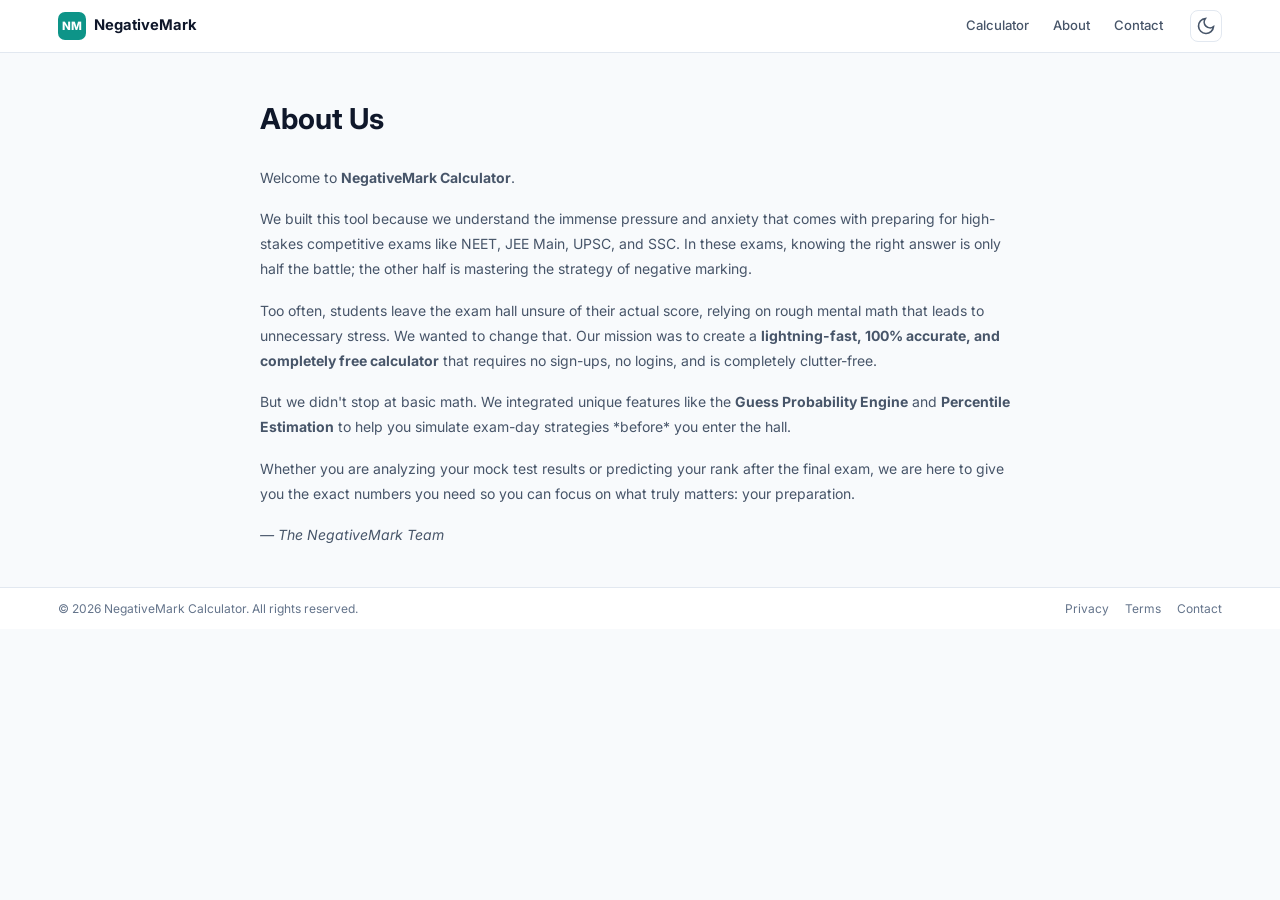
<file: about.html>
<!DOCTYPE html>
<html lang="en">
<head>
<meta charset="UTF-8" />
<meta name="viewport" content="width=device-width, initial-scale=1.0" />
<title>About Us | NegativeMark Calculator</title>
<meta name="description" content="Learn why we built the most accurate and free negative marking calculator for competitive exam students." />
<link rel="canonical" href="https://yourdomain.com/about.html" />
<link rel="preconnect" href="https://fonts.googleapis.com">
<link rel="preconnect" href="https://fonts.gstatic.com" crossorigin>
<link href="https://fonts.googleapis.com/css2?family=Inter:wght@400;500;600;700;800&display=swap" rel="stylesheet">
<link rel="stylesheet" href="styles.css" />
<script>
  (function() {
    const savedTheme = localStorage.getItem('theme');
    const systemPrefersDark = window.matchMedia('(prefers-color-scheme: dark)').matches;
    if (savedTheme === 'dark' || (!savedTheme && systemPrefersDark)) document.documentElement.setAttribute('data-theme', 'dark');
    else document.documentElement.setAttribute('data-theme', 'light');
  })();
</script>
</head>
<body>

<header class="site-header">
  <div class="container header-inner">
    <a href="/" class="brand"><span class="brand-mark">NM</span><span>NegativeMark</span></a>
    <div class="nav-wrap">
      <nav class="site-nav">
        <a href="/">Calculator</a>
        <a href="/about.html">About</a>
        <a href="/contact.html">Contact</a>
      </nav>
      <button id="themeToggle" class="theme-toggle" aria-label="Toggle Dark Mode">
        <svg class="sun-icon" width="20" height="20" viewBox="0 0 24 24" fill="none" stroke="currentColor" stroke-width="2"><circle cx="12" cy="12" r="5"/><path d="M12 1v2M12 21v2M4.22 4.22l1.42 1.42M18.36 18.36l1.42 1.42M1 12h2M21 12h2M4.22 19.78l1.42-1.42M18.36 5.64l1.42-1.42"/></svg>
        <svg class="moon-icon" width="20" height="20" viewBox="0 0 24 24" fill="none" stroke="currentColor" stroke-width="2"><path d="M21 12.79A9 9 0 1 1 11.21 3 7 7 0 0 0 21 12.79z"/></svg>
      </button>
    </div>
  </div>
</header>

<main class="container" style="padding: 40px 20px; max-width: 800px; line-height: 1.8; color: var(--ink-2);">
  <h1 style="font-size: 1.8rem; color: var(--ink); margin-bottom: 20px;">About Us</h1>
  
  <p style="margin-bottom: 16px;">Welcome to <strong>NegativeMark Calculator</strong>.</p>
  
  <p style="margin-bottom: 16px;">We built this tool because we understand the immense pressure and anxiety that comes with preparing for high-stakes competitive exams like NEET, JEE Main, UPSC, and SSC. In these exams, knowing the right answer is only half the battle; the other half is mastering the strategy of negative marking.</p>
  
  <p style="margin-bottom: 16px;">Too often, students leave the exam hall unsure of their actual score, relying on rough mental math that leads to unnecessary stress. We wanted to change that. Our mission was to create a <strong>lightning-fast, 100% accurate, and completely free calculator</strong> that requires no sign-ups, no logins, and is completely clutter-free.</p>
  
  <p style="margin-bottom: 16px;">But we didn't stop at basic math. We integrated unique features like the <strong>Guess Probability Engine</strong> and <strong>Percentile Estimation</strong> to help you simulate exam-day strategies *before* you enter the hall. </p>
  
  <p style="margin-bottom: 16px;">Whether you are analyzing your mock test results or predicting your rank after the final exam, we are here to give you the exact numbers you need so you can focus on what truly matters: your preparation.</p>
  
  <p><em>— The NegativeMark Team</em></p>
</main>

<footer class="site-footer">
  <div class="container" style="display: flex; justify-content: space-between; align-items: center; flex-wrap: wrap; gap: 16px;">
    <p>© 2026 NegativeMark Calculator. All rights reserved.</p>
    <nav style="display: flex; gap: 16px;">
      <a href="/privacy.html" style="color: var(--ink-3); text-decoration: none;">Privacy</a>
      <a href="/terms.html" style="color: var(--ink-3); text-decoration: none;">Terms</a>
      <a href="/contact.html" style="color: var(--ink-3); text-decoration: none;">Contact</a>
    </nav>
  </div>
</footer>

<script src="script.js"></script>
</body>
</html>
</file>
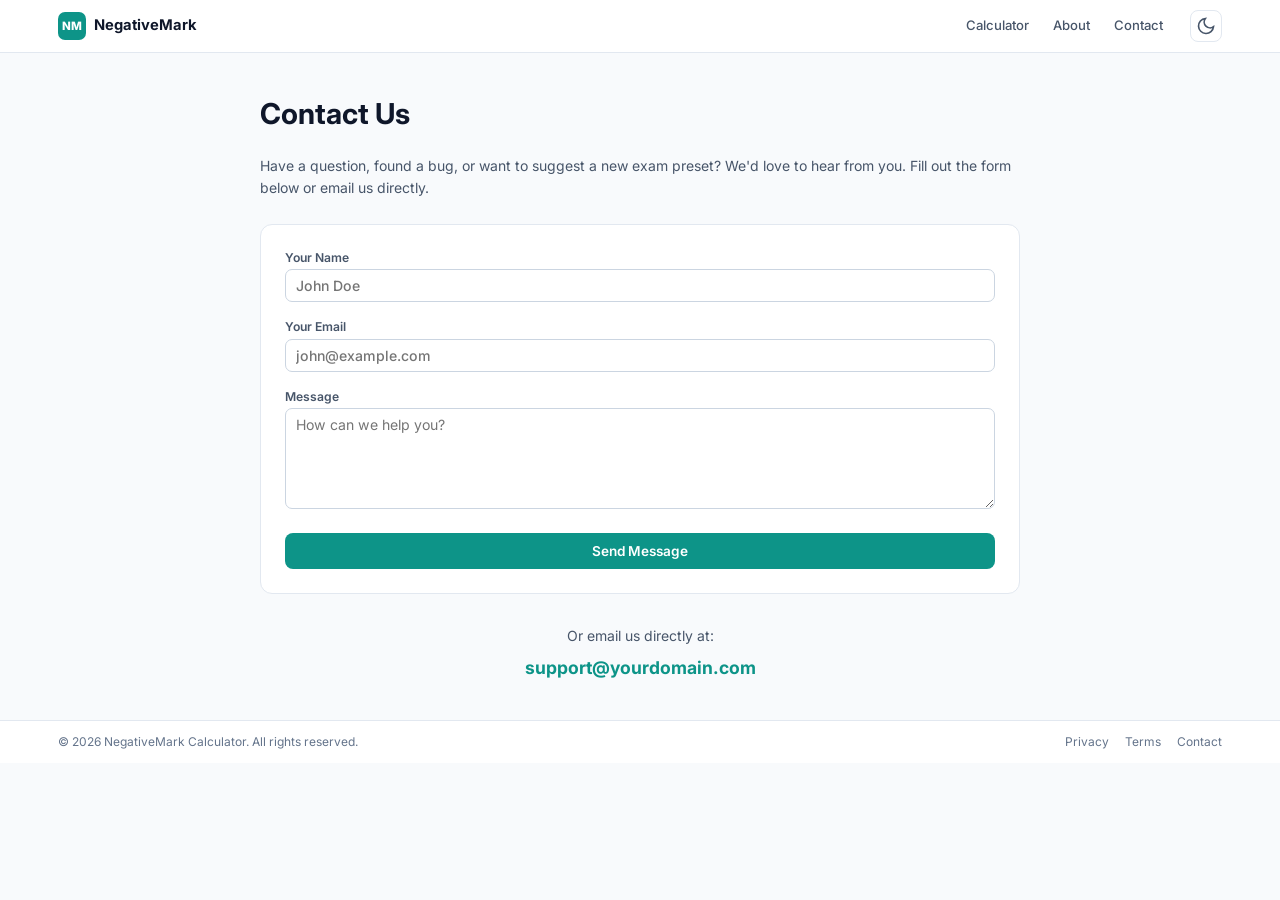
<file: contact.html>
<!DOCTYPE html>
<html lang="en">
<head>
<meta charset="UTF-8" />
<meta name="viewport" content="width=device-width, initial-scale=1.0" />
<title>Contact Us | NegativeMark Calculator</title>
<meta name="description" content="Get in touch with the NegativeMark Calculator team for feedback, questions, or support." />
<link rel="canonical" href="https://yourdomain.com/contact.html" />
<link rel="preconnect" href="https://fonts.googleapis.com">
<link rel="preconnect" href="https://fonts.gstatic.com" crossorigin>
<link href="https://fonts.googleapis.com/css2?family=Inter:wght@400;500;600;700;800&display=swap" rel="stylesheet">
<link rel="stylesheet" href="styles.css" />
<script>
  (function() {
    const savedTheme = localStorage.getItem('theme');
    const systemPrefersDark = window.matchMedia('(prefers-color-scheme: dark)').matches;
    if (savedTheme === 'dark' || (!savedTheme && systemPrefersDark)) document.documentElement.setAttribute('data-theme', 'dark');
    else document.documentElement.setAttribute('data-theme', 'light');
  })();
</script>
</head>
<body>

<header class="site-header">
  <div class="container header-inner">
    <a href="/" class="brand"><span class="brand-mark">NM</span><span>NegativeMark</span></a>
    <div class="nav-wrap">
      <nav class="site-nav">
        <a href="/">Calculator</a>
        <a href="/about.html">About</a>
        <a href="/contact.html">Contact</a>
      </nav>
      <button id="themeToggle" class="theme-toggle" aria-label="Toggle Dark Mode">
        <svg class="sun-icon" width="20" height="20" viewBox="0 0 24 24" fill="none" stroke="currentColor" stroke-width="2"><circle cx="12" cy="12" r="5"/><path d="M12 1v2M12 21v2M4.22 4.22l1.42 1.42M18.36 18.36l1.42 1.42M1 12h2M21 12h2M4.22 19.78l1.42-1.42M18.36 5.64l1.42-1.42"/></svg>
        <svg class="moon-icon" width="20" height="20" viewBox="0 0 24 24" fill="none" stroke="currentColor" stroke-width="2"><path d="M21 12.79A9 9 0 1 1 11.21 3 7 7 0 0 0 21 12.79z"/></svg>
      </button>
    </div>
  </div>
</header>

<main class="container" style="padding: 40px 20px; max-width: 800px; color: var(--ink-2);">
  <h1 style="font-size: 1.8rem; color: var(--ink); margin-bottom: 20px;">Contact Us</h1>
  <p style="margin-bottom: 24px; line-height: 1.6;">Have a question, found a bug, or want to suggest a new exam preset? We'd love to hear from you. Fill out the form below or email us directly.</p>
  
  <div style="background: var(--surface); padding: 24px; border-radius: var(--radius); border: 1px solid var(--line);">
    <!-- Note: This form requires a backend or a service like Formspree to actually send emails. -->
    <!-- Example: <form action="https://formspree.io/f/YOUR_ID" method="POST"> -->
    <form action="#" method="POST" style="display: flex; flex-direction: column; gap: 16px;">
      <div class="field">
        <label for="name">Your Name</label>
        <input type="text" id="name" name="name" required placeholder="John Doe" />
      </div>
      <div class="field">
        <label for="email">Your Email</label>
        <input type="email" id="email" name="email" required placeholder="john@example.com" />
      </div>
      <div class="field">
        <label for="message">Message</label>
        <textarea id="message" name="message" rows="5" required placeholder="How can we help you?" style="width: 100%; padding: 7px 10px; border: 1px solid var(--line-strong); border-radius: 7px; font-family: var(--font); font-size: .88rem; background: var(--surface); color: var(--ink);"></textarea>
      </div>
      <button type="submit" class="btn btn-primary" style="margin-top: 8px;">Send Message</button>
    </form>
  </div>

  <div style="margin-top: 32px; text-align: center;">
    <p>Or email us directly at:</p>
    <p style="font-weight: 700; color: var(--accent); font-size: 1.1rem; margin-top: 8px;">support@yourdomain.com</p>
  </div>
</main>

<footer class="site-footer">
  <div class="container" style="display: flex; justify-content: space-between; align-items: center; flex-wrap: wrap; gap: 16px;">
    <p>© 2026 NegativeMark Calculator. All rights reserved.</p>
    <nav style="display: flex; gap: 16px;">
      <a href="/privacy.html" style="color: var(--ink-3); text-decoration: none;">Privacy</a>
      <a href="/terms.html" style="color: var(--ink-3); text-decoration: none;">Terms</a>
      <a href="/contact.html" style="color: var(--ink-3); text-decoration: none;">Contact</a>
    </nav>
  </div>
</footer>

<script src="script.js"></script>
</body>
</html>
</file>
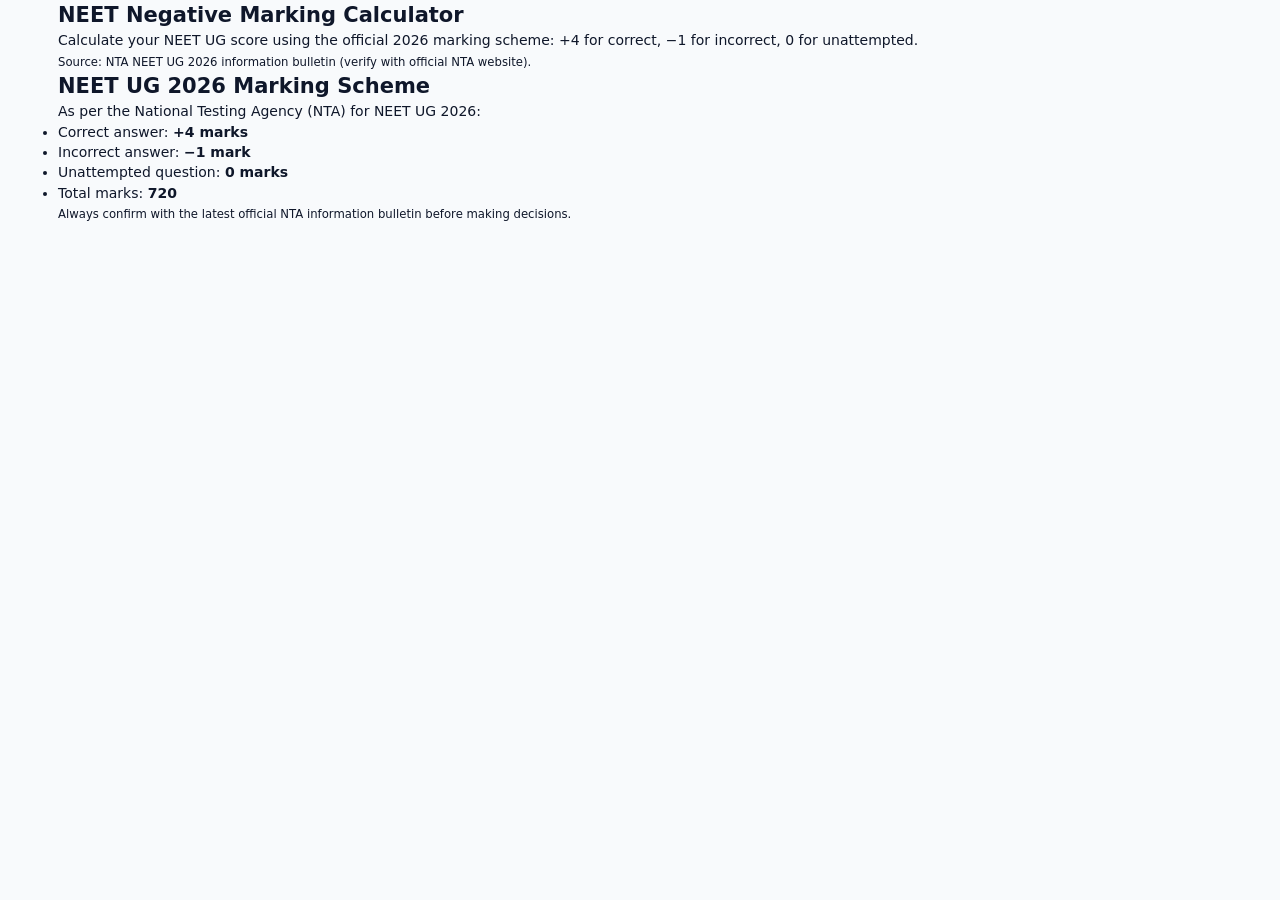
<file: neet-negative-marking-calculator.html>
<!DOCTYPE html>
<html lang="en">
<head>
  <meta charset="UTF-8" />
  <meta name="viewport" content="width=device-width, initial-scale=1.0" />
  <title>NEET Negative Marking Calculator – Calculate NEET UG Score</title>
  <meta name="description" content="Free NEET UG negative marking calculator. Enter correct, incorrect, and unattempted answers to calculate your NEET score with the official +4/−1 scheme." />
  <link rel="canonical" href="https://yourdomain.com/neet-negative-marking-calculator/" />
  <link rel="stylesheet" href="styles.css" />
  <script type="application/ld+json">
  {
    "@context": "https://schema.org",
    "@type": "BreadcrumbList",
    "itemListElement": [
      { "@type": "ListItem", "position": 1, "name": "Home", "item": "https://yourdomain.com/" },
      { "@type": "ListItem", "position": 2, "name": "NEET Negative Marking Calculator" }
    ]
  }
  </script>
</head>
<body>
  <header class="header"><!-- same header with adjusted links --></header>
  <main>
    <section class="hero">
      <div class="container">
        <h1>NEET Negative Marking Calculator</h1>
        <p class="hero-subtitle">Calculate your NEET UG score using the official 2026 marking scheme: +4 for correct, −1 for incorrect, 0 for unattempted.</p>
        <p class="hero-subtitle"><small>Source: NTA NEET UG 2026 information bulletin (verify with official NTA website).</small></p>
      </div>
    </section>

    <section class="calculator-section">
      <div class="container">
        <!-- The same calculator card as homepage, but with preset preselected -->
        <!-- You can duplicate the calculator markup here, or use JS to set preset on load -->
        <div class="calculator-card">
          <!-- Include the same inputs, with preset set to "neet" -->
          <!-- For brevity, the full markup is identical to index.html, but with <select id="preset"><option value="neet" selected>... -->
        </div>
        <div id="resultsPanel" class="results-card" style="display:none;"><!-- same --></div>
        <!-- What-If and Target sections can be included -->
      </div>
    </section>

    <section class="content-section">
      <div class="container content-narrow">
        <h2>NEET UG 2026 Marking Scheme</h2>
        <p>As per the National Testing Agency (NTA) for NEET UG 2026:</p>
        <ul>
          <li>Correct answer: <strong>+4 marks</strong></li>
          <li>Incorrect answer: <strong>−1 mark</strong></li>
          <li>Unattempted question: <strong>0 marks</strong></li>
          <li>Total marks: <strong>720</strong></li>
        </ul>
        <p><small>Always confirm with the latest official NTA information bulletin before making decisions.</small></p>
      </div>
    </section>
  </main>
  <footer class="footer"><!-- same --></footer>
  <script src="script.js"></script>
  <script>
    // On NEET page load, set the preset
    document.addEventListener('DOMContentLoaded', () => {
      const preset = document.getElementById('preset');
      if (preset) {
        preset.value = 'neet';
        // Trigger change to populate values
        preset.dispatchEvent(new Event('change'));
      }
    });
  </script>
</body>
</html>
</file>
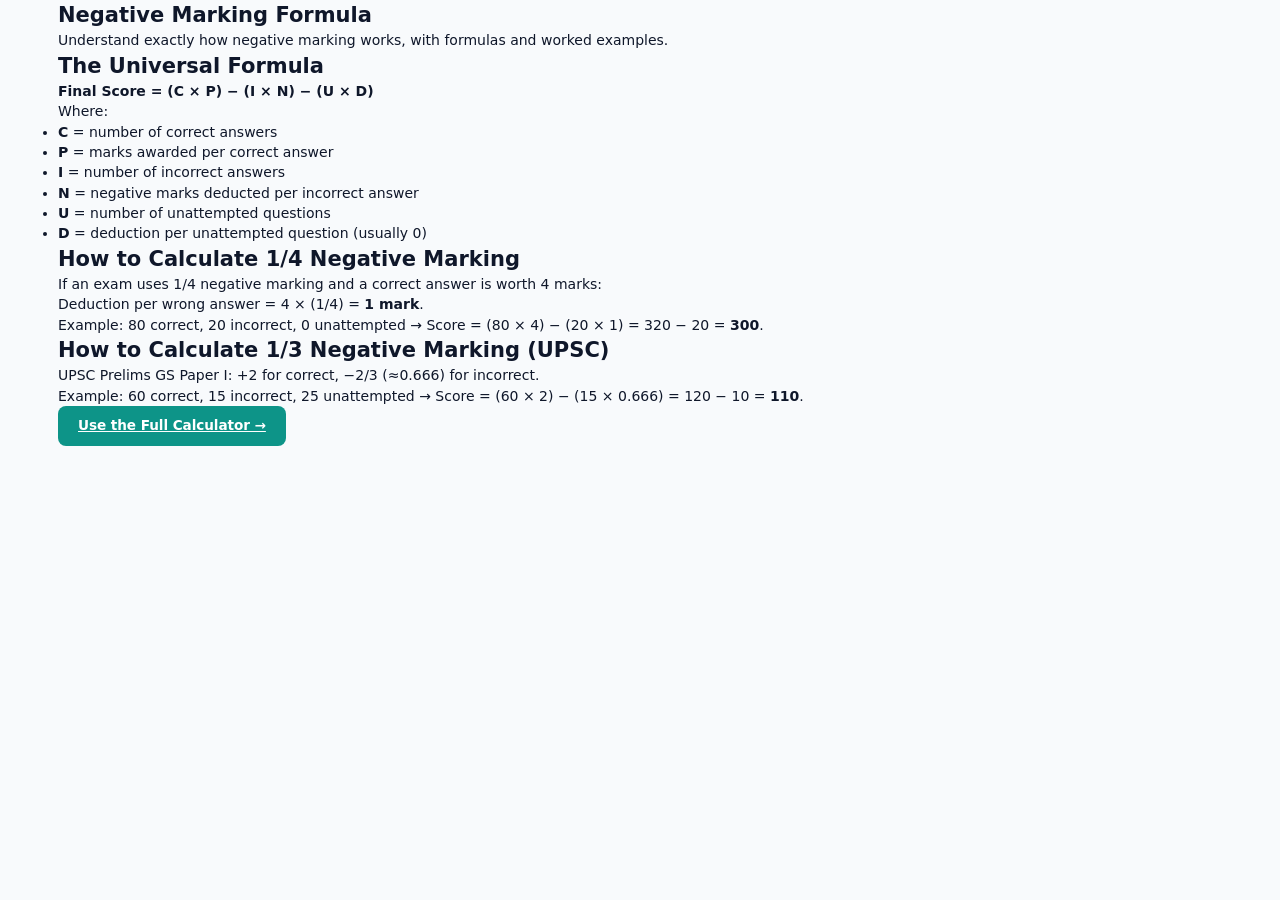
<file: negative-marking-formula.html>
<!DOCTYPE html>
<html lang="en">
<head>
  <meta charset="UTF-8" />
  <meta name="viewport" content="width=device-width, initial-scale=1.0" />
  <title>Negative Marking Formula – How to Calculate Exam Scores</title>
  <meta name="description" content="Learn the negative marking formula with step-by-step examples. Understand how to calculate net scores, accuracy, and the impact of wrong answers." />
  <link rel="canonical" href="https://yourdomain.com/negative-marking-formula/" />
  <link rel="stylesheet" href="styles.css" />
  <script type="application/ld+json">
  {
    "@context": "https://schema.org",
    "@type": "FAQPage",
    "mainEntity": [
      {
        "@type": "Question",
        "name": "What is the formula for negative marking?",
        "acceptedAnswer": {
          "@type": "Answer",
          "text": "Net Score = (Correct Answers × Marks per Correct) − (Incorrect Answers × Negative Marks per Incorrect) − (Unattempted × Deduction per Unanswered)."
        }
      },
      {
        "@type": "Question",
        "name": "How is 1/4 negative marking calculated?",
        "acceptedAnswer": {
          "@type": "Answer",
          "text": "1/4 negative marking means 25% of the question’s marks are deducted for an incorrect answer. If a correct answer awards 4 marks, a wrong answer deducts 1 mark."
        }
      }
    ]
  }
  </script>
</head>
<body>
  <header class="header"><!-- same --></header>
  <main>
    <section class="hero">
      <div class="container">
        <h1>Negative Marking Formula</h1>
        <p class="hero-subtitle">Understand exactly how negative marking works, with formulas and worked examples.</p>
      </div>
    </section>
    <section class="content-section">
      <div class="container content-narrow">
        <h2>The Universal Formula</h2>
        <p class="formula-box"><strong>Final Score = (C × P) − (I × N) − (U × D)</strong></p>
        <p>Where:</p>
        <ul>
          <li><strong>C</strong> = number of correct answers</li>
          <li><strong>P</strong> = marks awarded per correct answer</li>
          <li><strong>I</strong> = number of incorrect answers</li>
          <li><strong>N</strong> = negative marks deducted per incorrect answer</li>
          <li><strong>U</strong> = number of unattempted questions</li>
          <li><strong>D</strong> = deduction per unattempted question (usually 0)</li>
        </ul>

        <h2>How to Calculate 1/4 Negative Marking</h2>
        <p>If an exam uses 1/4 negative marking and a correct answer is worth 4 marks:</p>
        <p>Deduction per wrong answer = 4 × (1/4) = <strong>1 mark</strong>.</p>
        <p>Example: 80 correct, 20 incorrect, 0 unattempted → Score = (80 × 4) − (20 × 1) = 320 − 20 = <strong>300</strong>.</p>

        <h2>How to Calculate 1/3 Negative Marking (UPSC)</h2>
        <p>UPSC Prelims GS Paper I: +2 for correct, −2/3 (≈0.666) for incorrect.</p>
        <p>Example: 60 correct, 15 incorrect, 25 unattempted → Score = (60 × 2) − (15 × 0.666) = 120 − 10 = <strong>110</strong>.</p>

        <p><a href="/" class="btn btn-primary">Use the Full Calculator →</a></p>
      </div>
    </section>
  </main>
  <footer class="footer"><!-- same --></footer>
  <script src="script.js"></script>
</body>
</html>
</file>
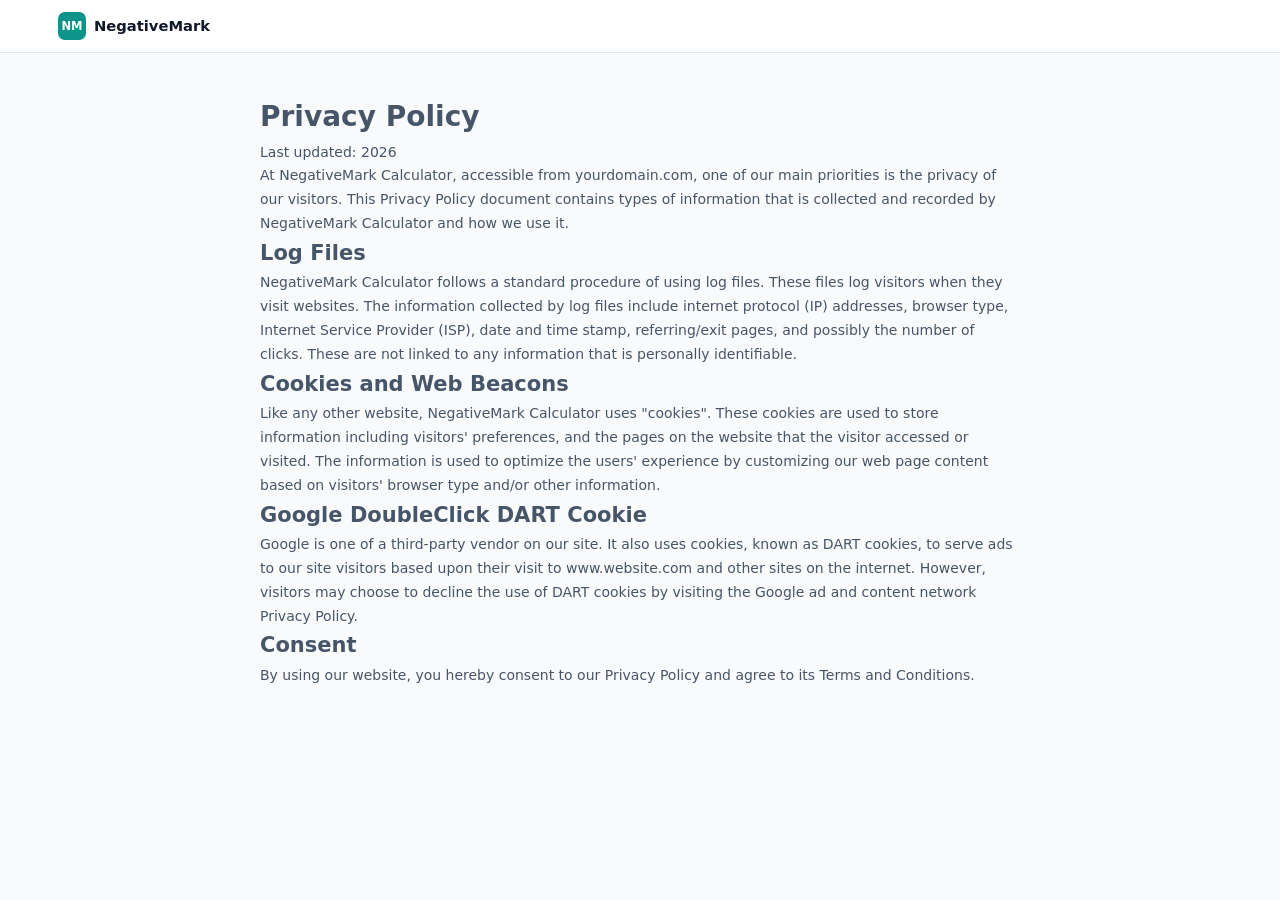
<file: privacy.html>
<!DOCTYPE html>
<html lang="en">
<head>
  <meta charset="UTF-8">
  <title>Privacy Policy - NegativeMark Calculator</title>
  <link rel="stylesheet" href="styles.css">
</head>
<body>
<header class="site-header"><div class="container header-inner"><a href="/" class="brand"><span class="brand-mark">NM</span><span>NegativeMark</span></a></div></header>
<div class="container" style="padding: 40px 20px; max-width: 800px; color: var(--ink-2); line-height: 1.7;">
  <h1>Privacy Policy</h1>
  <p>Last updated: 2026</p>
  <p>At NegativeMark Calculator, accessible from yourdomain.com, one of our main priorities is the privacy of our visitors. This Privacy Policy document contains types of information that is collected and recorded by NegativeMark Calculator and how we use it.</p>
  
  <h2>Log Files</h2>
  <p>NegativeMark Calculator follows a standard procedure of using log files. These files log visitors when they visit websites. The information collected by log files include internet protocol (IP) addresses, browser type, Internet Service Provider (ISP), date and time stamp, referring/exit pages, and possibly the number of clicks. These are not linked to any information that is personally identifiable.</p>
  
  <h2>Cookies and Web Beacons</h2>
  <p>Like any other website, NegativeMark Calculator uses "cookies". These cookies are used to store information including visitors' preferences, and the pages on the website that the visitor accessed or visited. The information is used to optimize the users' experience by customizing our web page content based on visitors' browser type and/or other information.</p>
  
  <h2>Google DoubleClick DART Cookie</h2>
  <p>Google is one of a third-party vendor on our site. It also uses cookies, known as DART cookies, to serve ads to our site visitors based upon their visit to www.website.com and other sites on the internet. However, visitors may choose to decline the use of DART cookies by visiting the Google ad and content network Privacy Policy.</p>
  
  <h2>Consent</h2>
  <p>By using our website, you hereby consent to our Privacy Policy and agree to its Terms and Conditions.</p>
</div>
</body>
</html>
</file>
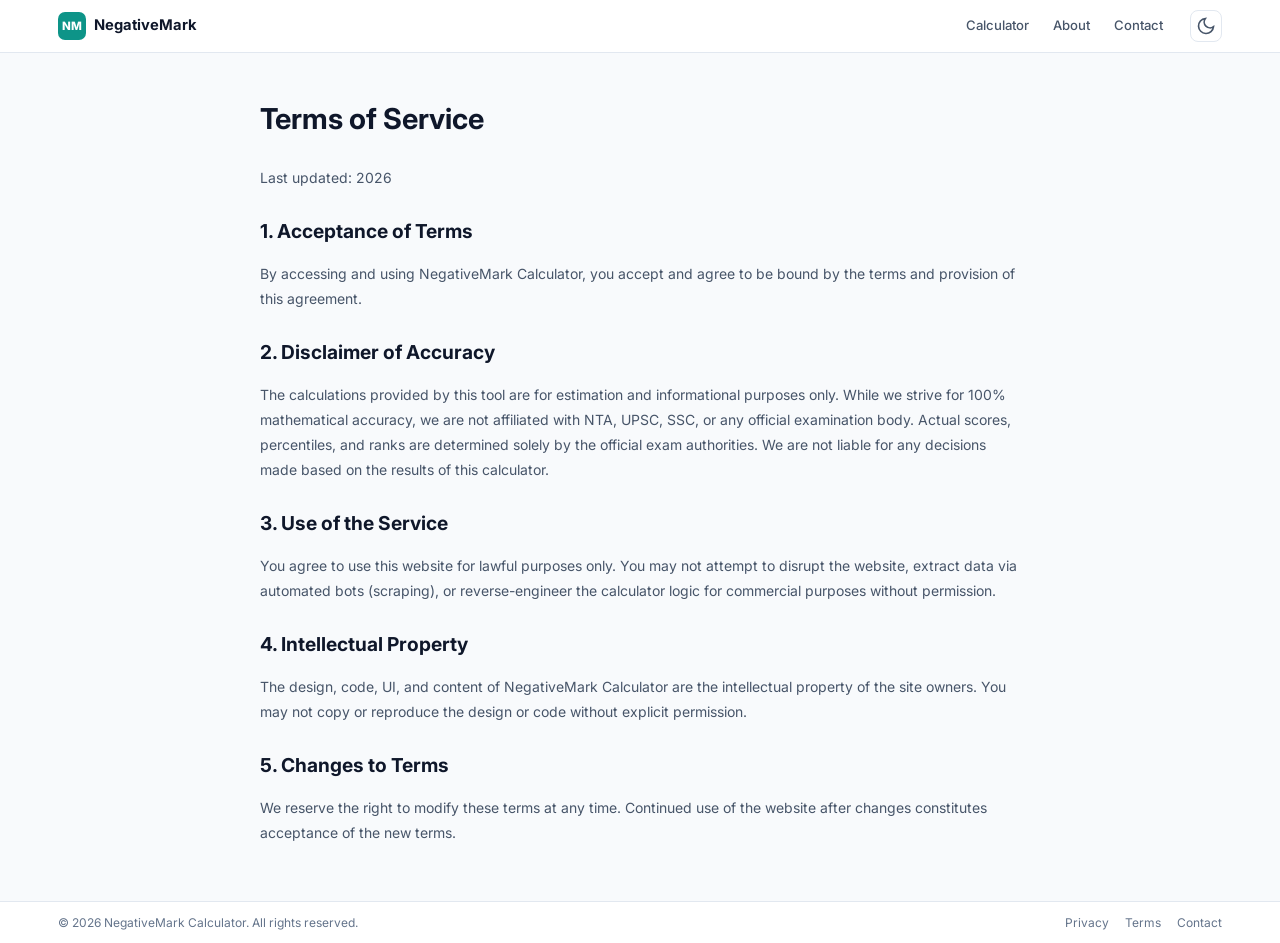
<file: terms.html>
<!DOCTYPE html>
<html lang="en">
<head>
<meta charset="UTF-8" />
<meta name="viewport" content="width=device-width, initial-scale=1.0" />
<title>Terms of Service | NegativeMark Calculator</title>
<meta name="description" content="Terms of Service and disclaimer for the NegativeMark Calculator." />
<link rel="canonical" href="https://yourdomain.com/terms.html" />
<link rel="preconnect" href="https://fonts.googleapis.com">
<link rel="preconnect" href="https://fonts.gstatic.com" crossorigin>
<link href="https://fonts.googleapis.com/css2?family=Inter:wght@400;500;600;700;800&display=swap" rel="stylesheet">
<link rel="stylesheet" href="styles.css" />
<script>
  (function() {
    const savedTheme = localStorage.getItem('theme');
    const systemPrefersDark = window.matchMedia('(prefers-color-scheme: dark)').matches;
    if (savedTheme === 'dark' || (!savedTheme && systemPrefersDark)) document.documentElement.setAttribute('data-theme', 'dark');
    else document.documentElement.setAttribute('data-theme', 'light');
  })();
</script>
</head>
<body>

<header class="site-header">
  <div class="container header-inner">
    <a href="/" class="brand"><span class="brand-mark">NM</span><span>NegativeMark</span></a>
    <div class="nav-wrap">
      <nav class="site-nav">
        <a href="/">Calculator</a>
        <a href="/about.html">About</a>
        <a href="/contact.html">Contact</a>
      </nav>
      <button id="themeToggle" class="theme-toggle" aria-label="Toggle Dark Mode">
        <svg class="sun-icon" width="20" height="20" viewBox="0 0 24 24" fill="none" stroke="currentColor" stroke-width="2"><circle cx="12" cy="12" r="5"/><path d="M12 1v2M12 21v2M4.22 4.22l1.42 1.42M18.36 18.36l1.42 1.42M1 12h2M21 12h2M4.22 19.78l1.42-1.42M18.36 5.64l1.42-1.42"/></svg>
        <svg class="moon-icon" width="20" height="20" viewBox="0 0 24 24" fill="none" stroke="currentColor" stroke-width="2"><path d="M21 12.79A9 9 0 1 1 11.21 3 7 7 0 0 0 21 12.79z"/></svg>
      </button>
    </div>
  </div>
</header>

<main class="container" style="padding: 40px 20px; max-width: 800px; line-height: 1.8; color: var(--ink-2);">
  <h1 style="font-size: 1.8rem; color: var(--ink); margin-bottom: 20px;">Terms of Service</h1>
  <p style="margin-bottom: 24px;">Last updated: 2026</p>

  <h2 style="font-size: 1.2rem; color: var(--ink); margin-top: 24px; margin-bottom: 12px;">1. Acceptance of Terms</h2>
  <p style="margin-bottom: 16px;">By accessing and using NegativeMark Calculator, you accept and agree to be bound by the terms and provision of this agreement.</p>

  <h2 style="font-size: 1.2rem; color: var(--ink); margin-top: 24px; margin-bottom: 12px;">2. Disclaimer of Accuracy</h2>
  <p style="margin-bottom: 16px;">The calculations provided by this tool are for estimation and informational purposes only. While we strive for 100% mathematical accuracy, we are not affiliated with NTA, UPSC, SSC, or any official examination body. Actual scores, percentiles, and ranks are determined solely by the official exam authorities. We are not liable for any decisions made based on the results of this calculator.</p>

  <h2 style="font-size: 1.2rem; color: var(--ink); margin-top: 24px; margin-bottom: 12px;">3. Use of the Service</h2>
  <p style="margin-bottom: 16px;">You agree to use this website for lawful purposes only. You may not attempt to disrupt the website, extract data via automated bots (scraping), or reverse-engineer the calculator logic for commercial purposes without permission.</p>

  <h2 style="font-size: 1.2rem; color: var(--ink); margin-top: 24px; margin-bottom: 12px;">4. Intellectual Property</h2>
  <p style="margin-bottom: 16px;">The design, code, UI, and content of NegativeMark Calculator are the intellectual property of the site owners. You may not copy or reproduce the design or code without explicit permission.</p>

  <h2 style="font-size: 1.2rem; color: var(--ink); margin-top: 24px; margin-bottom: 12px;">5. Changes to Terms</h2>
  <p style="margin-bottom: 16px;">We reserve the right to modify these terms at any time. Continued use of the website after changes constitutes acceptance of the new terms.</p>
</main>

<footer class="site-footer">
  <div class="container" style="display: flex; justify-content: space-between; align-items: center; flex-wrap: wrap; gap: 16px;">
    <p>© 2026 NegativeMark Calculator. All rights reserved.</p>
    <nav style="display: flex; gap: 16px;">
      <a href="/privacy.html" style="color: var(--ink-3); text-decoration: none;">Privacy</a>
      <a href="/terms.html" style="color: var(--ink-3); text-decoration: none;">Terms</a>
      <a href="/contact.html" style="color: var(--ink-3); text-decoration: none;">Contact</a>
    </nav>
  </div>
</footer>

<script src="script.js"></script>
</body>
</html>
</file>
<file: styles.css>
/* ---------- COLOR VARIABLES (LIGHT MODE) ---------- */
:root {
  --accent: #0d9488; --accent-dark: #0f766e; --accent-soft: #f0fdfa;
  --bg: #f8fafc; --surface: #ffffff;
  --ink: #0f172a; --ink-2: #475569; --ink-3: #64748b;
  --line: #e2e8f0; --line-strong: #cbd5e1;
  --green: #16a34a; --red: #dc2626; --slate: #94a3b8;
  --err-bg: #fef2f2; --err-text: #b91c1c; --err-border: #fecaca;
  --warn-bg: #fffbeb; --warn-text: #92400e; --warn-border: #fde68a;
  --radius: 12px;
  --shadow: 0 1px 2px rgba(15,23,42,.04), 0 2px 10px -4px rgba(15,23,42,.08);
  --font: 'Inter', system-ui, -apple-system, sans-serif;
}

/* ---------- COLOR VARIABLES (DARK MODE) ---------- */
[data-theme="dark"] {
  --accent: #14b8a6; --accent-dark: #2dd4bf; --accent-soft: rgba(20, 184, 166, 0.12);
  --bg: #09090b; --surface: #18181b;
  --ink: #f4f4f5; --ink-2: #a1a1aa; --ink-3: #71717a;
  --line: #27272a; --line-strong: #3f3f46;
  --green: #22c55e; --red: #ef4444; --slate: #64748b;
  --err-bg: #450a0a; --err-text: #fca5a5; --err-border: #7f1d1d;
  --warn-bg: #422006; --warn-text: #fde047; --warn-border: #854d0e;
  --shadow: 0 4px 20px -5px rgba(0,0,0,0.5);
}

/* ---------- BASE ---------- */
* { box-sizing: border-box; margin: 0; padding: 0; }
html, body { height: 100%; }
body { font-family: var(--font); background: var(--bg); color: var(--ink); line-height: 1.45; font-size: 14px; transition: background-color 0.3s ease, color 0.3s ease; -webkit-font-smoothing: antialiased; }
[hidden] { display: none !important; }
.container { max-width: 1200px; margin: 0 auto; padding: 0 18px; }

/* ---------- HEADER ---------- */
.site-header { background: var(--surface); border-bottom: 1px solid var(--line); position: sticky; top: 0; z-index: 50; transition: background-color 0.3s ease, border-color 0.3s ease; }
.header-inner { display: flex; align-items: center; justify-content: space-between; height: 52px; gap: 20px; }
.brand { display: flex; align-items: center; gap: 8px; text-decoration: none; color: var(--ink); font-weight: 700; font-size: .92rem; }
.brand-mark { width: 28px; height: 28px; border-radius: 7px; background: var(--accent); color: #fff; display: grid; place-items: center; font-size: .72rem; font-weight: 800; }
.nav-wrap { display: flex; align-items: center; gap: 16px; }
.site-nav { display: flex; gap: 2px; }
.site-nav a { color: var(--ink-2); text-decoration: none; font-size: .82rem; font-weight: 500; padding: 6px 11px; border-radius: 7px; transition: .15s; }
.site-nav a:hover { background: var(--accent-soft); color: var(--accent-dark); }
.theme-toggle { background: transparent; border: 1px solid var(--line); border-radius: 8px; width: 32px; height: 32px; display: grid; place-items: center; color: var(--ink-2); cursor: pointer; transition: .2s; }
.theme-toggle:hover { border-color: var(--accent); color: var(--accent); background: var(--accent-soft); }
[data-theme="light"] .sun-icon { display: none; } [data-theme="dark"] .moon-icon { display: none; }

/* ---------- PAGE HEAD ---------- */
.page-head { padding: 16px 0 12px; text-align: center; }
.page-head h1 { font-size: 1.4rem; font-weight: 800; letter-spacing: -.02em; margin-bottom: 2px; }
.page-head p { font-size: .82rem; color: var(--ink-3); }

/* ---------- APP LAYOUT ---------- */
.app-section { padding-bottom: 20px; }
.app-grid { display: grid; grid-template-columns: 1.3fr 1fr; gap: 12px; margin-bottom: 12px; align-items: stretch; }

/* ---------- CALCULATOR ---------- */
.calc-card { background: var(--surface); border: 1px solid var(--line); border-radius: var(--radius); box-shadow: var(--shadow); padding: 16px; display: flex; flex-direction: column; transition: background-color 0.3s ease, border-color 0.3s ease; }
.preset-bar { display: flex; gap: 5px; margin-bottom: 14px; flex-wrap: wrap; }
.preset { padding: 5px 11px; background: var(--bg); border: 1px solid var(--line); border-radius: 999px; font-family: var(--font); font-size: .75rem; font-weight: 600; color: var(--ink-2); cursor: pointer; transition: .15s; }
.preset:hover { border-color: var(--accent); color: var(--accent-dark); }
.preset.is-active { background: var(--accent); color: #fff; border-color: var(--accent); }
.calc-grid { display: grid; grid-template-columns: 1fr 1fr; gap: 9px; }
.field { display: flex; flex-direction: column; gap: 3px; }
.field-full { grid-column: 1/-1; }
.field label { font-size: .76rem; font-weight: 600; color: var(--ink-2); }
.field input, .field select { width: 100%; padding: 7px 10px; border: 1px solid var(--line-strong); border-radius: 7px; font-family: var(--font); font-size: .88rem; font-weight: 500; color: var(--ink); background: var(--surface); transition: .15s; }
.field input:focus, .field select:focus { outline: none; border-color: var(--accent); box-shadow: 0 0 0 3px var(--accent-soft); }
.field input::-webkit-outer-spin-button, .field input::-webkit-inner-spin-button { -webkit-appearance: none; margin: 0; }
.field input[type=number] { -moz-appearance: textfield; }
.with-select { display: flex; gap: 4px; }
.with-select input { flex: 1; min-width: 0; }
.with-select select { width: 74px; flex: 0 0 auto; padding: 7px 6px; font-size: .78rem; cursor: pointer; }
.error-banner { margin-top: 10px; padding: 8px 12px; background: var(--err-bg); color: var(--err-text); border: 1px solid var(--err-border); border-radius: 7px; font-size: .82rem; font-weight: 500; }
.calc-footer { display: flex; gap: 8px; margin-top: auto; padding-top: 14px; }
.btn { display: inline-flex; align-items: center; justify-content: center; padding: 10px 20px; border-radius: 8px; font-family: var(--font); font-size: .85rem; font-weight: 600; border: 0; cursor: pointer; transition: .15s; letter-spacing: -.005em; }
.btn:active { transform: translateY(1px); }
.btn-primary { background: var(--accent); color: #fff; flex: 1; }
.btn-primary:hover { background: var(--accent-dark); color: #000; }
.btn-ghost { background: transparent; color: var(--ink-2); border: 1px solid var(--line-strong); padding: 10px 16px; }
.btn-ghost:hover { border-color: var(--ink-2); color: var(--ink); }
.btn-sm { padding: 7px 14px; font-size: .8rem; flex: 1; }

/* ---------- RESULTS ---------- */
.results-card { background: var(--surface); border: 1px solid var(--line); border-radius: var(--radius); box-shadow: var(--shadow); padding: 16px; display: flex; flex-direction: column; justify-content: center; transition: background-color 0.3s ease, border-color 0.3s ease; }
.results-empty { display: flex; flex-direction: column; align-items: center; text-align: center; color: var(--ink-3); gap: 12px; padding: 20px 10px; }
.empty-icon { width: 52px; height: 52px; border-radius: 50%; background: var(--accent-soft); display: grid; place-items: center; font-size: 1.5rem; color: var(--accent); font-weight: 800; }
.results-empty p { font-size: .86rem; max-width: 240px; }
.results-empty strong { color: var(--ink-2); }
.results-data { display: flex; flex-direction: column; gap: 12px; animation: rise .3s ease-out; width: 100%; }
@keyframes rise { from { opacity: 0; transform: translateY(6px); } to { opacity: 1; transform: translateY(0); } }
.stale { padding: 7px 10px; background: var(--warn-bg); border: 1px solid var(--warn-border); color: var(--warn-text); border-radius: 7px; font-size: .76rem; font-weight: 500; }
.score-block { text-align: center; padding: 4px 0; }
.score-label { font-size: .7rem; font-weight: 700; letter-spacing: .06em; text-transform: uppercase; color: var(--ink-3); }
.score-line { display: flex; align-items: baseline; justify-content: center; gap: 6px; margin: 4px 0 6px; }
.score-num { font-size: 2.2rem; font-weight: 800; letter-spacing: -.03em; line-height: 1; color: var(--ink); }
.score-of { font-size: .92rem; font-weight: 600; color: var(--ink-3); }
.score-pct { display: inline-block; padding: 3px 11px; background: var(--accent-soft); color: var(--accent-dark); border-radius: 999px; font-size: .78rem; font-weight: 700; }
.metrics-row { display: grid; grid-template-columns: 1fr 1fr; gap: 6px; }
.metric { background: var(--bg); border-radius: 7px; padding: 8px 10px; }
.metric-label { display: block; font-size: .65rem; font-weight: 600; text-transform: uppercase; letter-spacing: .04em; color: var(--ink-3); margin-bottom: 2px; }
.metric-value { font-size: .94rem; font-weight: 700; color: var(--ink); }
.dist-bar { display: flex; height: 8px; border-radius: 4px; overflow: hidden; background: var(--line); margin-top: 4px; }
.bar-seg { transition: width .4s ease; }
.bar-c { background: var(--green); } .bar-i { background: var(--red); } .bar-u { background: var(--slate); }
.dist-legend { display: flex; justify-content: space-between; font-size: .72rem; color: var(--ink-2); font-weight: 500; gap: 4px; flex-wrap: wrap; }
.dot { display: inline-block; width: 7px; height: 7px; border-radius: 50%; margin-right: 4px; vertical-align: middle; }
.dc { background: var(--green); } .di { background: var(--red); } .du { background: var(--slate); }
.results-actions { display: flex; gap: 5px; justify-content: flex-end; padding-top: 10px; margin-top: auto; border-top: 1px solid var(--line); }
.icon-btn { width: 30px; height: 30px; border-radius: 7px; border: 1px solid var(--line-strong); background: var(--surface); color: var(--ink-2); cursor: pointer; display: grid; place-items: center; transition: .15s; }
.icon-btn:hover { border-color: var(--accent); color: var(--accent-dark); background: var(--accent-soft); }

/* ---------- ERROR HIGHLIGHTS & SHAKE ---------- */
.field input.error-input, .field select.error-input { border-color: var(--red) !important; box-shadow: 0 0 0 3px rgba(239, 68, 68, 0.15) !important; background-color: rgba(239, 68, 68, 0.05) !important; }
@keyframes shake { 0%, 100% { transform: translateX(0); } 25% { transform: translateX(-4px); } 75% { transform: translateX(4px); } }
.error-banner:not([hidden]) { animation: shake 0.3s ease-in-out; }

/* ---------- STRATEGY TOOLS ---------- */
.tools-grid { display: grid; grid-template-columns: 1fr 1fr; gap: 12px; margin-bottom: 12px; transition: opacity 0.3s ease; }
.tools-grid.is-stale { opacity: 0.4; pointer-events: none; }
.tool-card { background: var(--surface); border: 1px solid var(--line); border-radius: var(--radius); box-shadow: var(--shadow); padding: 14px 16px; transition: background-color 0.3s ease, border-color 0.3s ease; }
.tool-card h3 { font-size: .88rem; font-weight: 700; margin-bottom: 4px; color: var(--ink); }
.tool-grid { display: grid; grid-template-columns: 1fr 1fr; gap: 8px; align-items: end; }
.field-btn { display: flex; align-items: flex-end; }
.tool-result { margin-top: 10px; padding: 8px 10px; background: var(--accent-soft); border: 1px solid var(--accent); border-radius: 7px; font-size: .8rem; color: var(--ink-2); display: flex; align-items: center; gap: 8px; flex-wrap: wrap; }
.tool-result strong { color: var(--accent-dark); font-weight: 700; }

/* ---------- FAQ & FOOTER ---------- */
.faq-mini { background: var(--surface); border: 1px solid var(--line); border-radius: var(--radius); padding: 10px 16px; box-shadow: var(--shadow); transition: background-color 0.3s ease, border-color 0.3s ease; }
.faq-mini summary { font-size: .82rem; font-weight: 600; color: var(--ink-2); cursor: pointer; list-style: none; display: flex; justify-content: space-between; align-items: center; }
.faq-mini summary::-webkit-details-marker { display: none; }
.faq-mini summary::after { content: "+"; font-size: 1rem; color: var(--accent); font-weight: 700; }
.faq-mini[open] summary::after { content: "−"; }
.faq-mini[open] summary { margin-bottom: 10px; padding-bottom: 8px; border-bottom: 1px solid var(--line); }
.faq-body { font-size: .82rem; color: var(--ink-2); line-height: 1.6; }
.faq-body p { margin-bottom: 6px; }
.faq-body p:last-child { margin-bottom: 0; }
.site-footer { padding: 12px 0; text-align: center; font-size: .75rem; color: var(--ink-3); border-top: 1px solid var(--line); background: var(--surface); transition: background-color 0.3s ease, border-color 0.3s ease; }

/* ---------- RESPONSIVE ---------- */
@media (max-width: 960px) {
  .app-grid { grid-template-columns: 1fr; gap: 10px; }
  .tools-grid { grid-template-columns: 1fr; }
}
@media (max-width: 600px) {
  .site-nav { display: none; }
  .page-head { padding: 10px 0 8px; }
  .page-head h1 { font-size: 1.15rem; }
  .calc-card, .results-card, .tool-card { padding: 12px; }
  .calc-grid { grid-template-columns: 1fr 1fr; gap: 7px; }
  .field input, .field select { padding: 6px 9px; font-size: .85rem; }
  .score-num { font-size: 1.9rem; }
  .metrics-row { grid-template-columns: 1fr 1fr; }
  .tool-grid { grid-template-columns: 1fr; }
  .with-select select { width: 64px; font-size: .72rem; }
}
@media (max-width: 380px) { .calc-grid { grid-template-columns: 1fr; } }

/* ---------- PRINT ---------- */
@media print {
  .site-header, .page-head, .calc-card, .tool-card, .tools-grid, .faq-mini, .site-footer, .results-actions, .stale, .results-empty { display: none !important; }
  .app-grid { grid-template-columns: 1fr !important; }
  .results-card { box-shadow: none; border: 1px solid #ccc; }
  body { background: #fff; }
}
</file>
